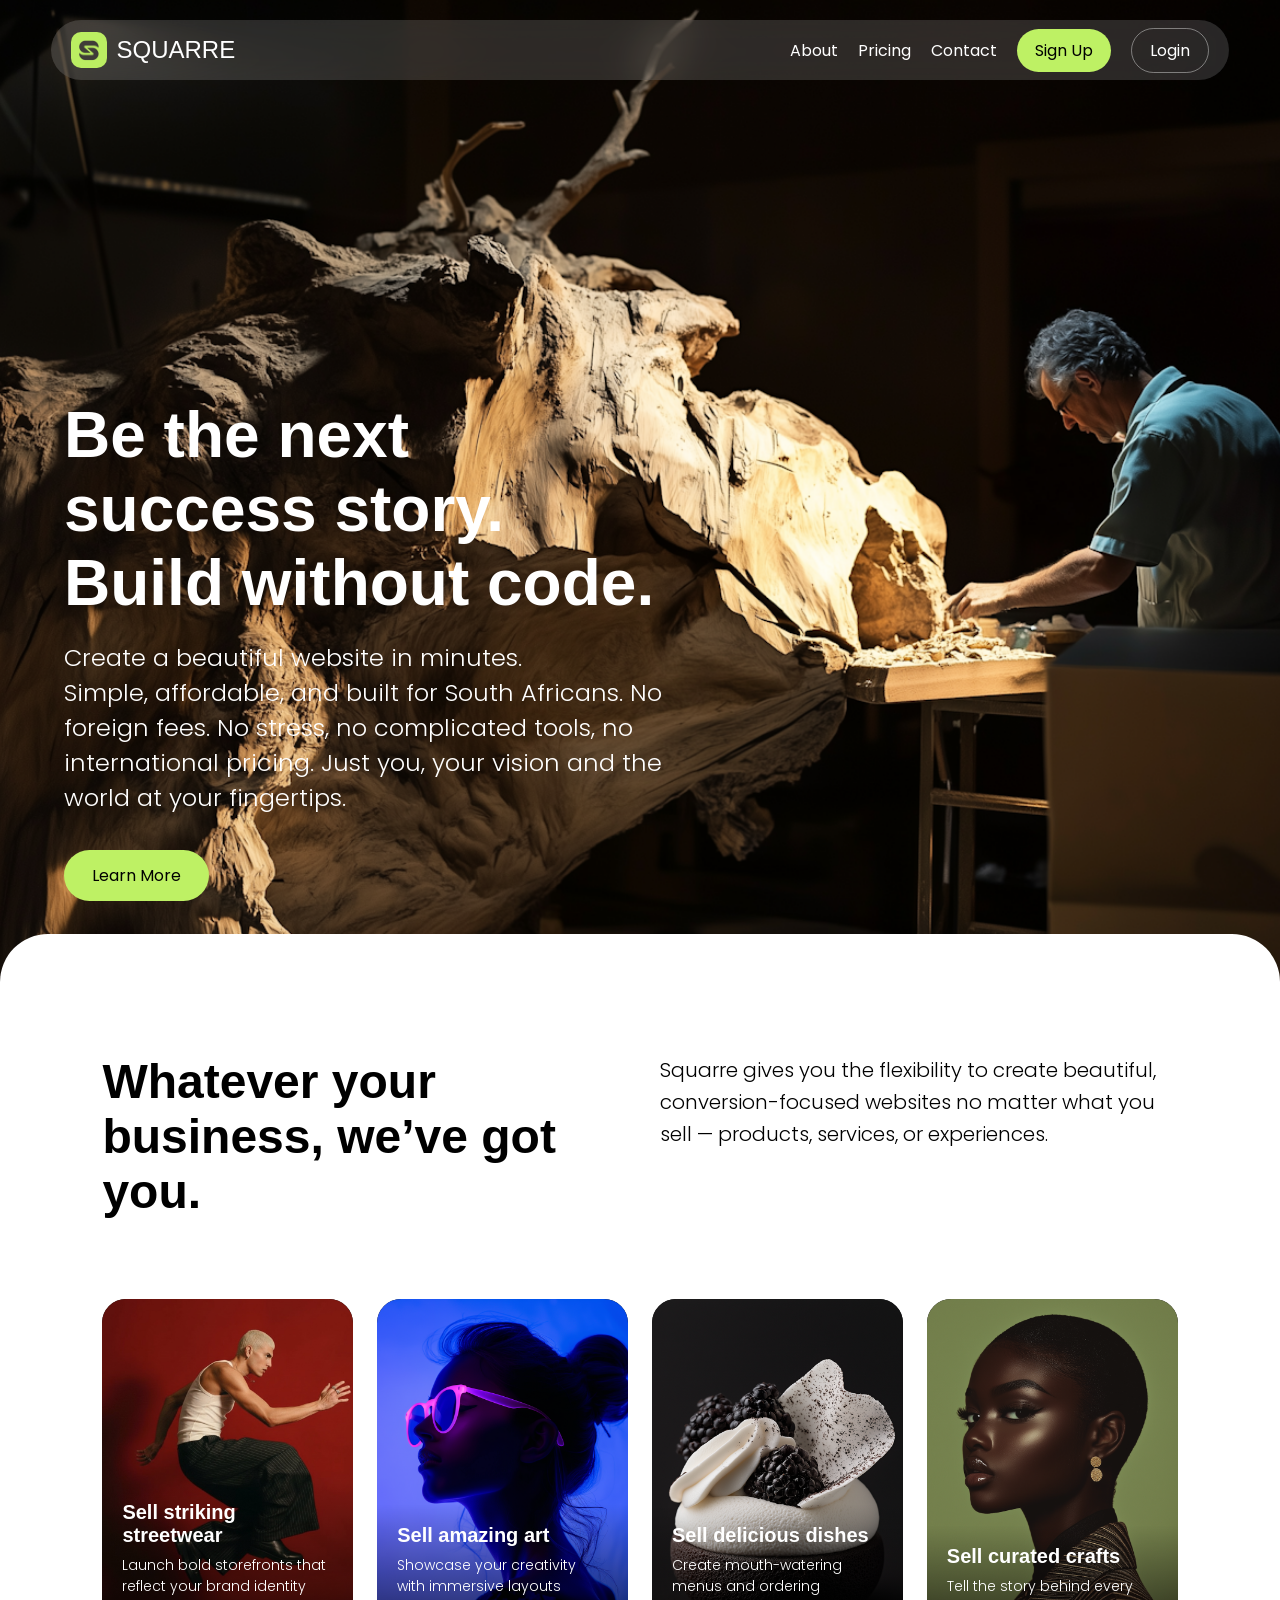
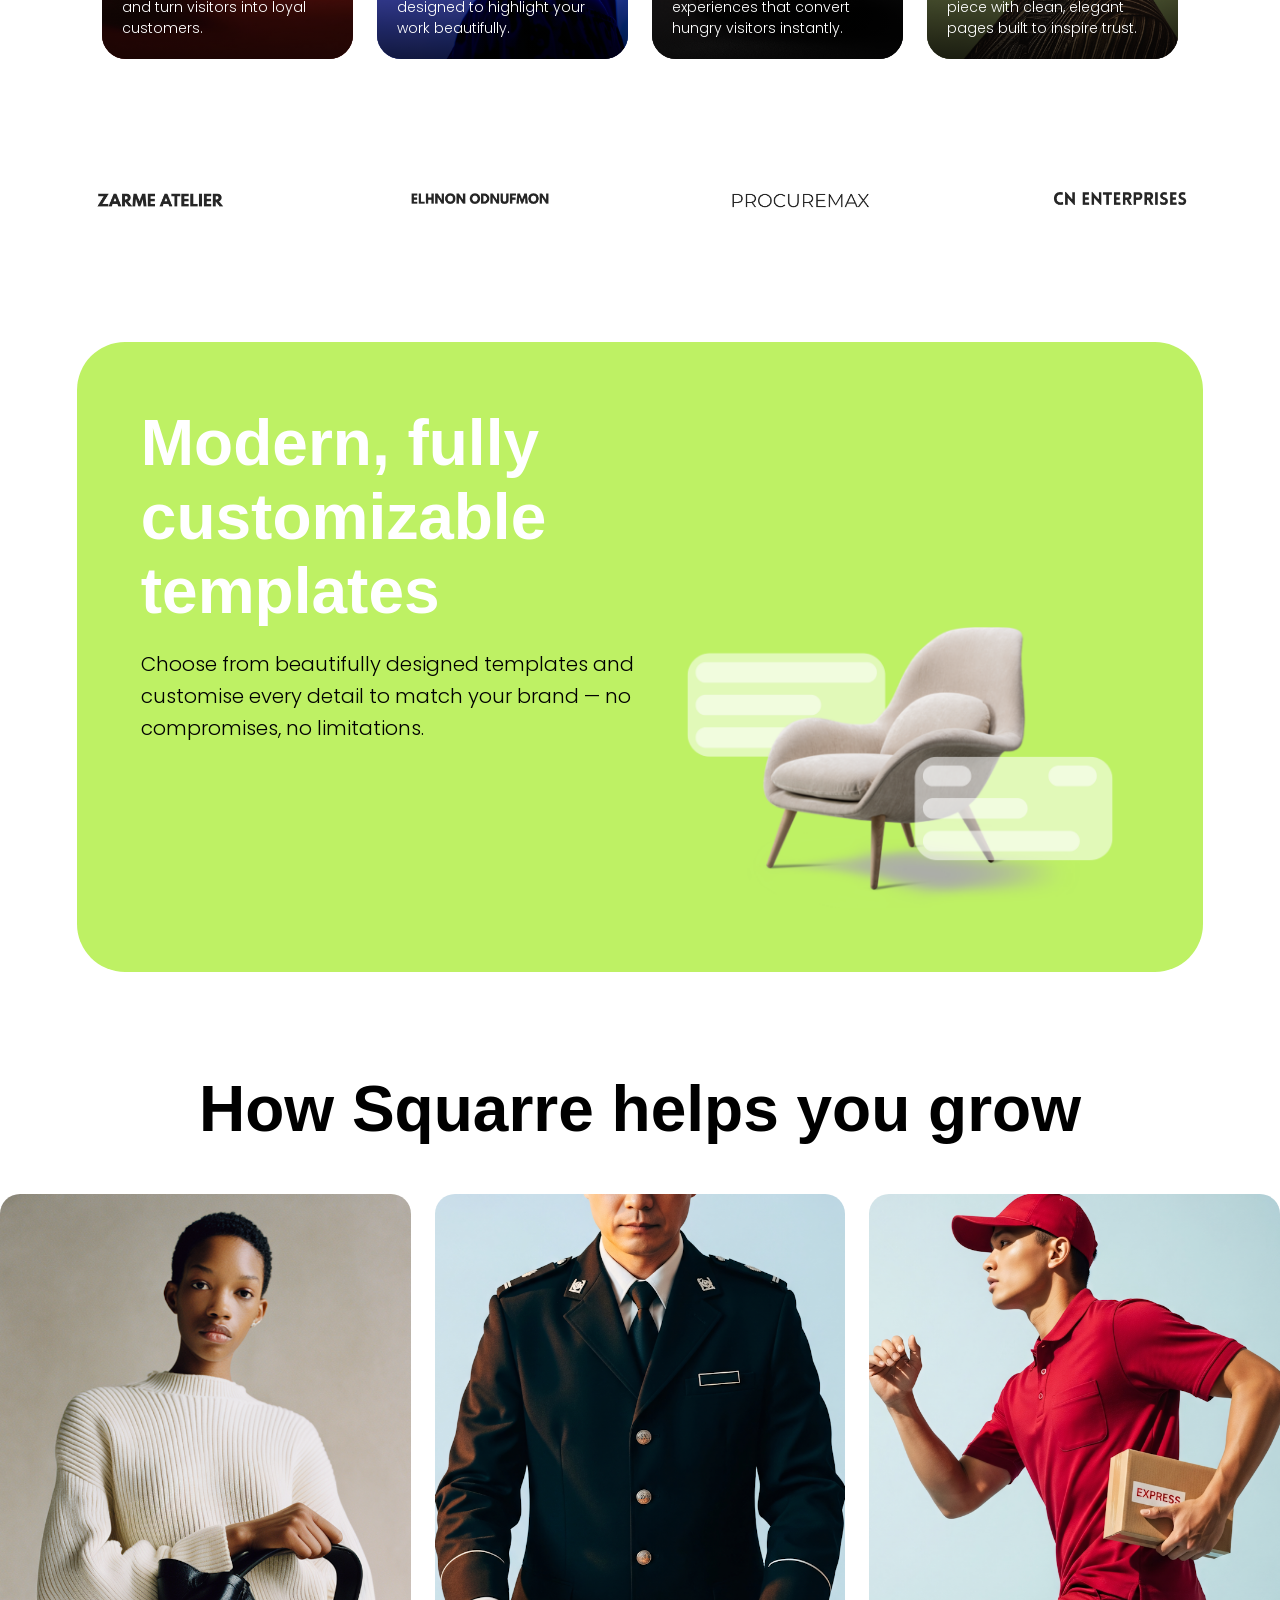
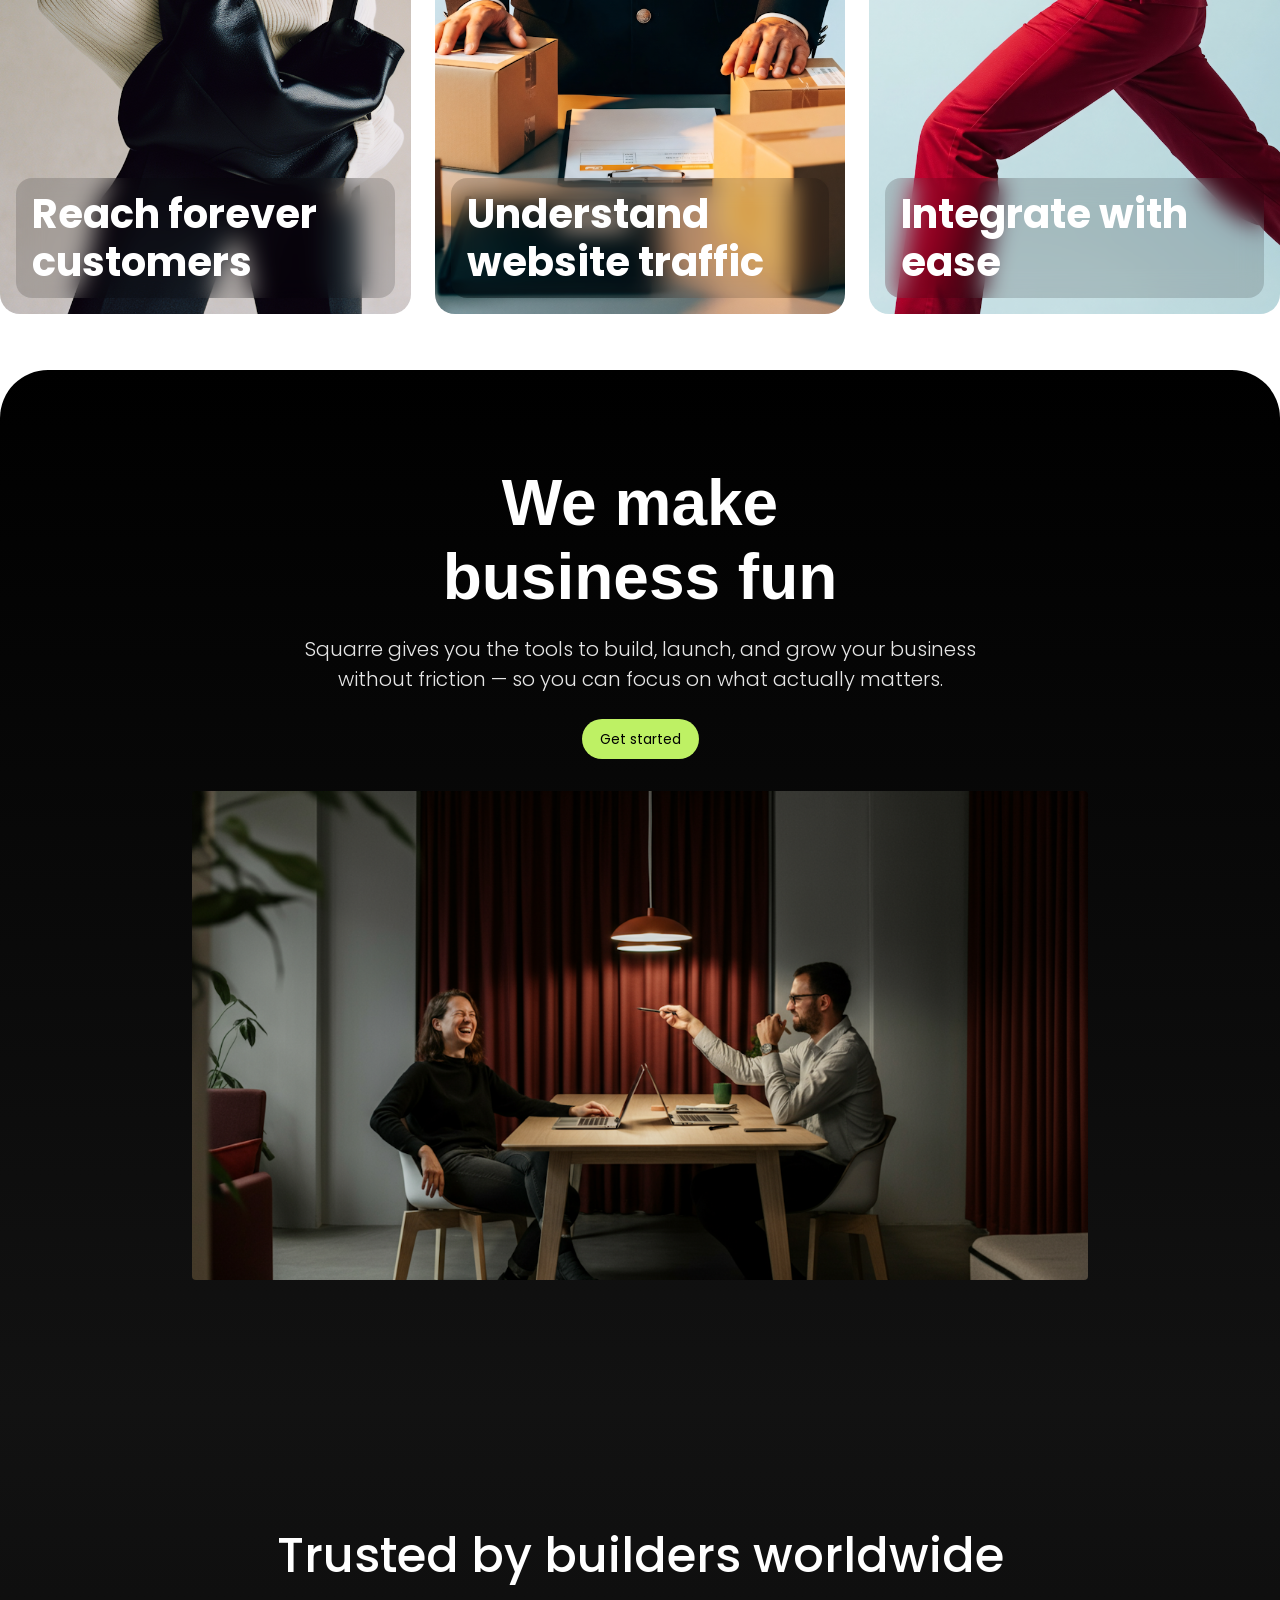
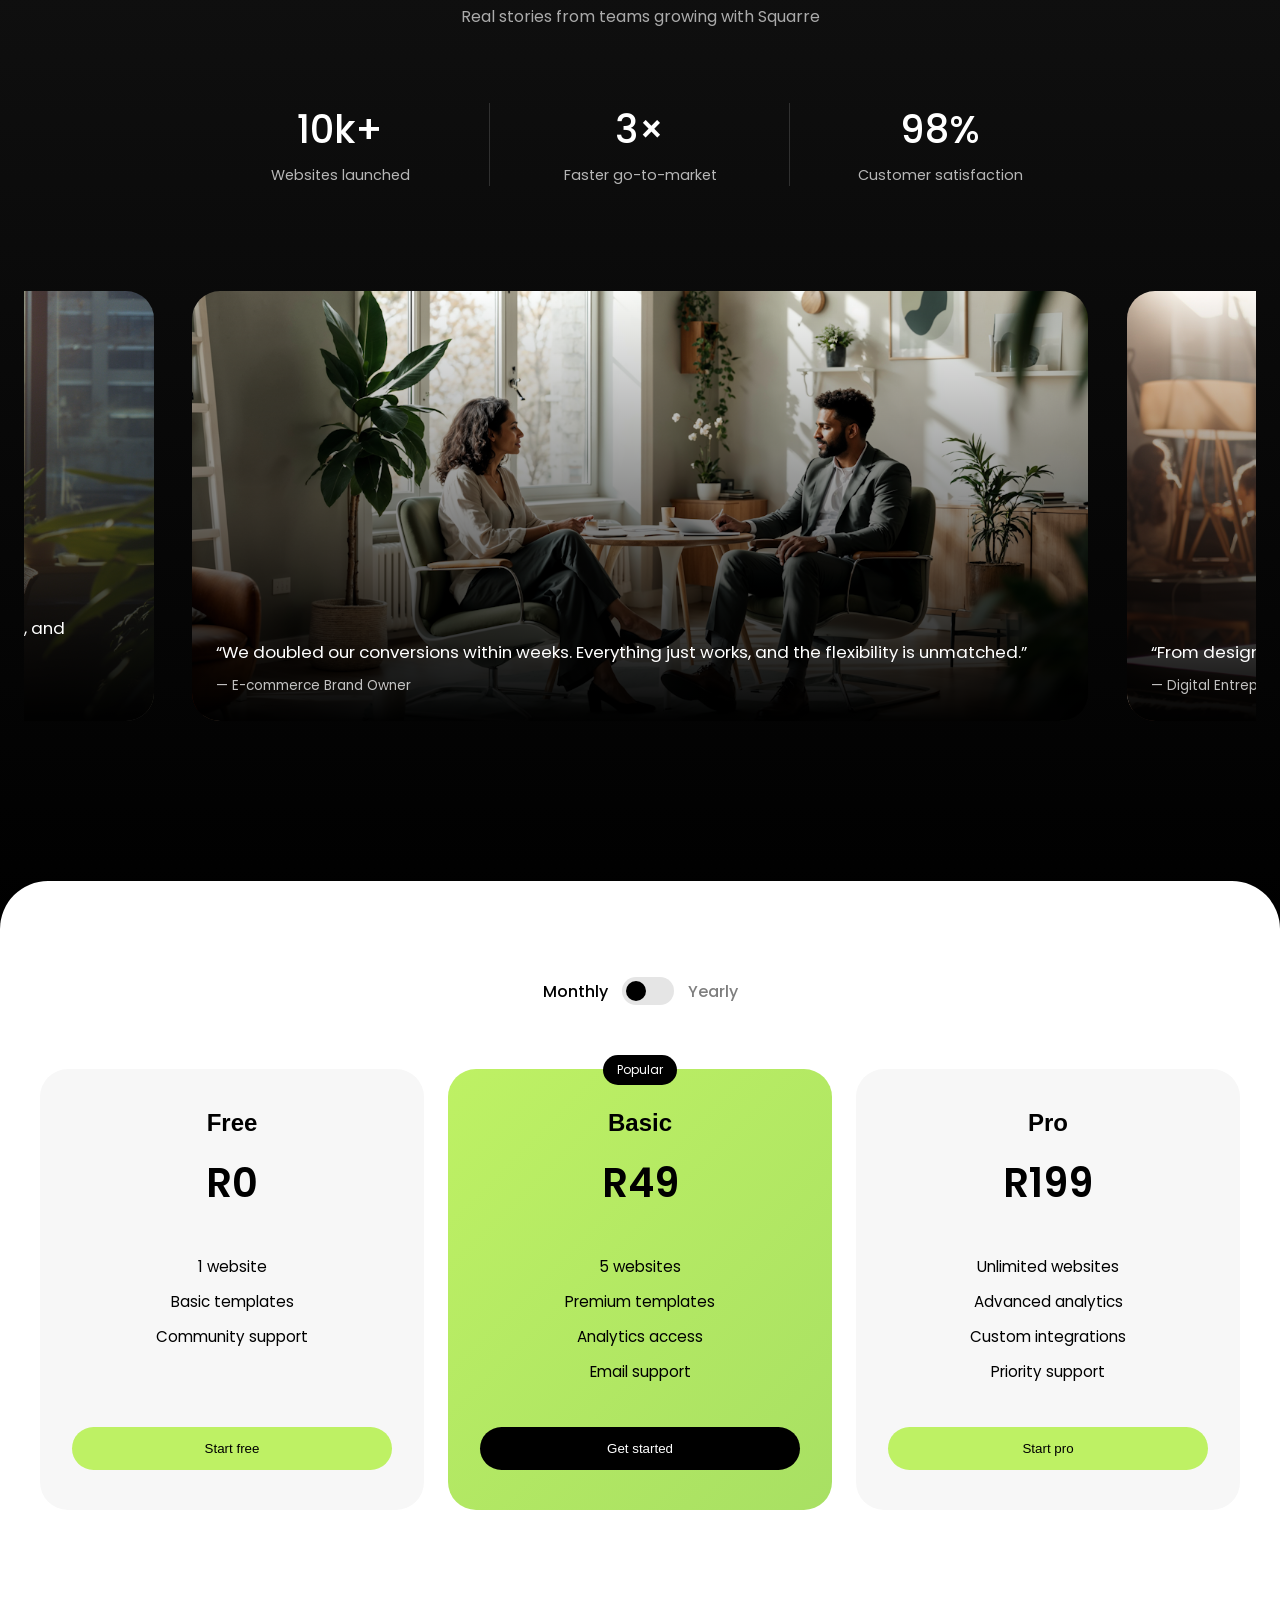
<file: index.html>
<!DOCTYPE html>
<html lang="en">
<head>
  <meta charset="UTF-8" />
  <meta name="viewport" content="width=device-width, initial-scale=1.0" />

  <!-- Google Fonts -->
  <link rel="stylesheet" href="https://fonts.cdnfonts.com/css/mona-sans">
  <link href="https://fonts.googleapis.com/css2?family=Bebas+Neue&family=Poppins:wght@300;500&display=swap" rel="stylesheet">

  <title>Squarre</title>

  <link rel="stylesheet" href="styles.css" />
</head>
<body>

  <!-- NAVBAR -->
  <nav class="navbar">
    <div class="navbar-inner">
      
      <div class="logo">
        <img src="assets/logo.png" alt="Squarre Logo" />
        <span>SQUARRE</span>
      </div>

      <ul class="nav-links">
        <li><a href="about.html">About</a></li>
        <li><a href="pricing.html">Pricing</a></li>
        <li><a href="contact.html">Contact</a></li>
        <li><a href="signup.html" class="btn primary">Sign Up</a></li>
        <li><a href="login.html" class="btn secondary">Login</a></li>
      </ul>

      <button class="burger" aria-label="Menu">
        <span></span>
        <span></span>
        <span></span>
      </button>

    </div>
  </nav>

  <!-- HERO -->
  <section class="hero">

    <!-- Desktop / Tablet Background -->
    <img
      src="assets/hero-desktop2.png"
      alt=""
      class="hero-bg desktop-bg"
    />

    <!-- Mobile Background -->
    <img
      src="assets/hero-mobile.png"
      alt=""
      class="hero-bg mobile-bg"
    />

    <div class="hero-content">
      <h1>Be the next<br>success story.<br>Build without code.</h1>
      <p>
        Create a beautiful website in minutes.<br>Simple, affordable, and built for South Africans. No foreign fees. No stress, no complicated tools, no international pricing. Just you, your vision and the world at your fingertips.
      </p>
      <a href="#" class="btn primary large">Learn More</a>
    </div>

  </section>
  
  <section class="intro">

  <!-- TOP CONTENT -->
  <div class="intro-header reveal">
    <h2>Whatever your business, we’ve got you.</h2>

    <p>
      Squarre gives you the flexibility to create beautiful, conversion-focused
      websites no matter what you sell — products, services, or experiences.
    </p>
  </div>

  <!-- CARDS -->
  <div class="intro-cards">

    <div class="intro-card reveal" style="--delay: 0.1s;">
      <img src="assets/intro-streetwear.png" alt="">
      <div class="card-content">
        <h3>Sell striking streetwear</h3>
        <p>
          Launch bold storefronts that reflect your brand identity and turn
          visitors into loyal customers.
        </p>
      </div>
    </div>

    <div class="intro-card reveal" style="--delay: 0.3s;">
      <img src="assets/intro-art.png" alt="">
      <div class="card-content">
        <h3>Sell amazing art</h3>
        <p>
          Showcase your creativity with immersive layouts designed to highlight
          your work beautifully.
        </p>
      </div>
    </div>

    <div class="intro-card reveal" style="--delay: 0.5s;">
      <img src="assets/intro-food.png" alt="">
      <div class="card-content">
        <h3>Sell delicious dishes</h3>
        <p>
          Create mouth-watering menus and ordering experiences that convert
          hungry visitors instantly.
        </p>
      </div>
    </div>

    <div class="intro-card reveal" style="--delay: 0.7s;">
      <img src="assets/intro-crafts.png" alt="">
      <div class="card-content">
        <h3>Sell curated crafts</h3>
        <p>
          Tell the story behind every piece with clean, elegant pages built to
          inspire trust.
        </p>
      </div>
    </div>

  </div>
</section>

<section class="brand-belt">

  <div class="brand-logos">

    <div class="brand-logo reveal" style="--delay: 0.1s;">
      <img src="assets/brand-1.png" alt="Brand One">
    </div>

    <div class="brand-logo reveal" style="--delay: 0.3s;">
      <img src="assets/brand-2.png" alt="Brand Two">
    </div>

    <div class="brand-logo reveal" style="--delay: 0.5s;">
      <img src="assets/brand-3.png" alt="Brand Three">
    </div>

    <div class="brand-logo reveal" style="--delay: 0.7s;">
      <img src="assets/brand-4.png" alt="Brand Four">
    </div>

  </div>

</section>

<section class="showcase">

  <div class="showcase-card">

    <!-- TEXT CONTENT -->
    <div class="showcase-text">
      <h2>Modern, fully customizable templates</h2>
      <p>
        Choose from beautifully designed templates and customise every detail
        to match your brand — no compromises, no limitations.
      </p>
    </div>

    <!-- SOFTWARE SCREENSHOT -->
    <div class="showcase-image">
      <img src="assets/Software.png" alt="Squarre Builder Interface">
    </div>

  </div>

</section>

<section class="features dark-section">
  <h2 class="features-title">How Squarre helps you grow</h2>

  <div class="features-row">
    <div class="feature-card" data-card>
      <div
        class="feature-bg"
        style="background-image: url('assets/customers.png');"
      ></div>

      <div class="feature-overlay">
        <div class="feature-content">
          <h3>Reach forever customers</h3>
          <p>
            Build long-term relationships with customers using beautifully
            optimized experiences that convert and retain.
          </p>
        </div>
      </div>
    </div>

    <div class="feature-card" data-card>
      <div
        class="feature-bg"
        style="background-image: url('assets/analytics.png');"
      ></div>

      <div class="feature-overlay">
        <div class="feature-content">
          <h3>Understand website traffic</h3>
          <p>
            Gain actionable insights into user behavior and performance without
            needing third-party tools.
          </p>
        </div>
      </div>
    </div>

    <div class="feature-card" data-card>
      <div
        class="feature-bg"
        style="background-image: url('assets/integrate.png');"
      ></div>

      <div class="feature-overlay">
        <div class="feature-content">
          <h3>Integrate with ease</h3>
          <p>
            Connect couriers, payments, analytics, and marketing platforms seamlessly in
            just a few clicks.
          </p>
        </div>
      </div>
    </div>
  </div>
</section>

<section class="teaser dark-section">
  <div class="teaser-inner reveal">
    <h2>We make<br>business fun</h2>
    <p>
      Squarre gives you the tools to build, launch, and grow your business
      without friction — so you can focus on what actually matters.
    </p>

    <a href="#" class="btn primary">Get started</a>

    <div class="teaser-image-wrap">
      <div class="teaser-glow"></div>
      <img
        src="assets/teaser.png"
        alt="Squarre software preview"
      />
    </div>
  </div>
</section>

<section class="testimonials dark-section">

  <!-- SECTION TITLE -->
  <header class="testimonials-header reveal">
    <h2>Trusted by builders worldwide</h2>
    <p>Real stories from teams growing with Squarre</p>
  </header>

  <!-- STATS -->
  <div class="testimonial-stats reveal">
    <div class="stat">
      <strong>10k+</strong>
      <span>Websites launched</span>
    </div>
    <div class="stat">
      <strong>3×</strong>
      <span>Faster go-to-market</span>
    </div>
    <div class="stat">
      <strong>98%</strong>
      <span>Customer satisfaction</span>
    </div>
  </div>

  <!-- CAROUSEL -->
  <div class="testimonial-carousel">
    <div class="testimonial-track">

      <!-- CARD 1 -->
      <div class="testimonial-card">
        <img src="assets/testi1.png" alt="Customer story">
        <div class="testimonial-fade"></div>
        <div class="testimonial-content">
          <p>
            “Squarre helped us launch faster than we ever imagined. The tools
            are intuitive, powerful, and honestly fun to use.”
          </p>
          <span>— Creative Studio Founder</span>
        </div>
      </div>

      <!-- CARD 2 -->
      <div class="testimonial-card">
        <img src="assets/testi2.png" alt="Customer story">
        <div class="testimonial-fade"></div>
        <div class="testimonial-content">
          <p>
            “We doubled our conversions within weeks. Everything just works,
            and the flexibility is unmatched.”
          </p>
          <span>— E-commerce Brand Owner</span>
        </div>
      </div>

      <!-- CARD 3 -->
      <div class="testimonial-card">
        <img src="assets/testi3.png" alt="Customer story">
        <div class="testimonial-fade"></div>
        <div class="testimonial-content">
          <p>
            “From design to analytics, Squarre gives us clarity and confidence
            to grow.”
          </p>
          <span>— Digital Entrepreneur</span>
        </div>
      </div>

    </div>
  </div>

</section>

<section class="pricing-section">
  <div class="pricing-inner reveal">

    <!-- TOGGLE -->
    <div class="pricing-toggle">
      <span class="toggle-label active" data-mode="monthly">Monthly</span>
      <div class="toggle-switch">
        <span class="toggle-thumb"></span>
      </div>
      <span class="toggle-label" data-mode="yearly">Yearly</span>
    </div>

    <!-- PRICING CARDS -->
    <div class="pricing-cards">

      <!-- FREE -->
      <div class="pricing-card">
        <h3>Free</h3>
        <div class="price" data-monthly="0" data-yearly="0">R0</div>
        <p class="save-text"></p>

        <ul class="features">
          <li>1 website</li>
          <li>Basic templates</li>
          <li>Community support</li>
        </ul>

        <button class="pricing-btn">Start free</button>
      </div>

      <!-- BASIC (POPULAR) -->
      <div class="pricing-card popular">
        <span class="popular-badge">Popular</span>

        <h3>Basic</h3>
        <div class="price" data-monthly="49" data-yearly="500">R49</div>
        <p class="save-text"></p>

        <ul class="features">
          <li>5 websites</li>
          <li>Premium templates</li>
          <li>Analytics access</li>
          <li>Email support</li>
        </ul>

        <button class="pricing-btn primary">Get started</button>
      </div>

      <!-- PRO -->
      <div class="pricing-card">
        <h3>Pro</h3>
        <div class="price" data-monthly="199" data-yearly="2000">R199</div>
        <p class="save-text"></p>

        <ul class="features">
          <li>Unlimited websites</li>
          <li>Advanced analytics</li>
          <li>Custom integrations</li>
          <li>Priority support</li>
        </ul>

        <button class="pricing-btn">Start pro</button>
      </div>

    </div>
  </div>
</section>

<!-- COOKIE POPUP -->
<div class="cookie-popup" id="cookiePopup">
  <div class="cookie-card">
    <p>
      By browsing this site, you agree to the use of cookies to improve your
      experience.
    </p>
    <button class="btn primary" id="cookieAccept">OK</button>
  </div>
</div>
  <script src="script.js"></script>
</body>
</html>
</file>
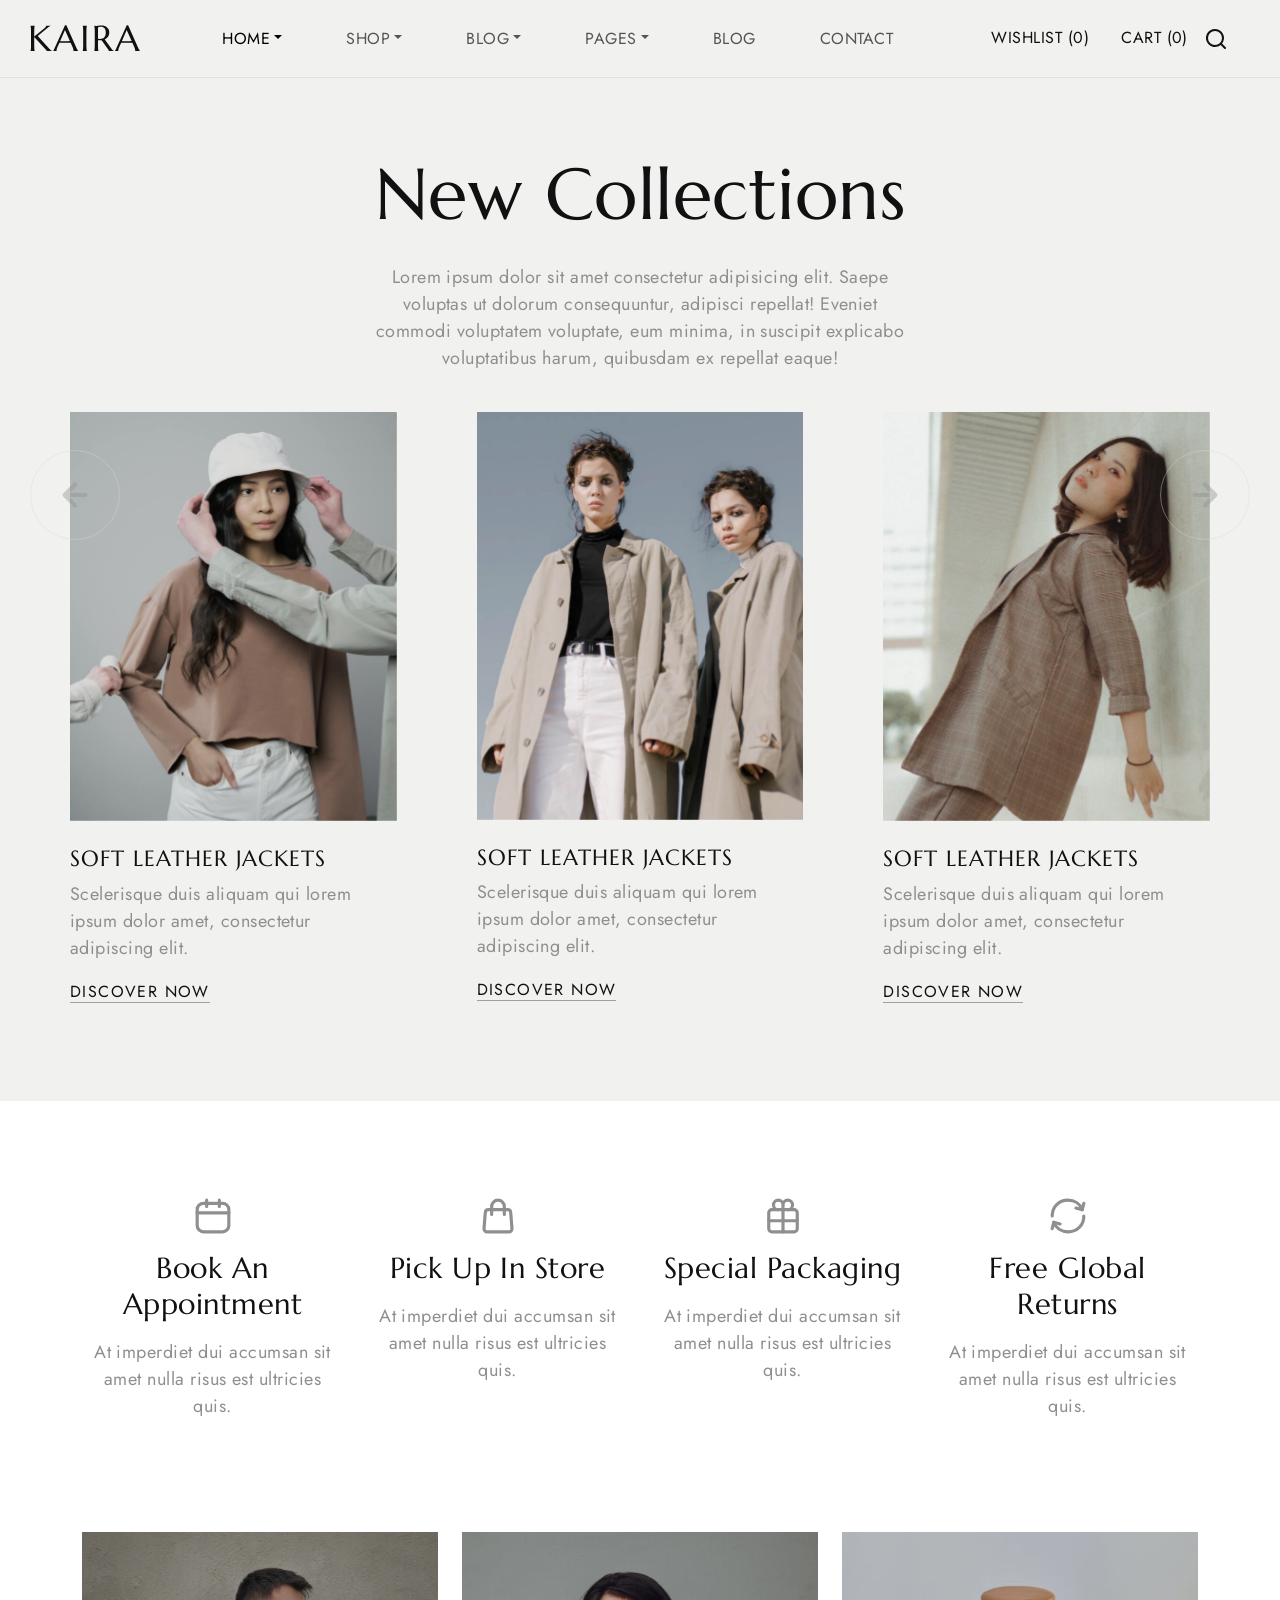
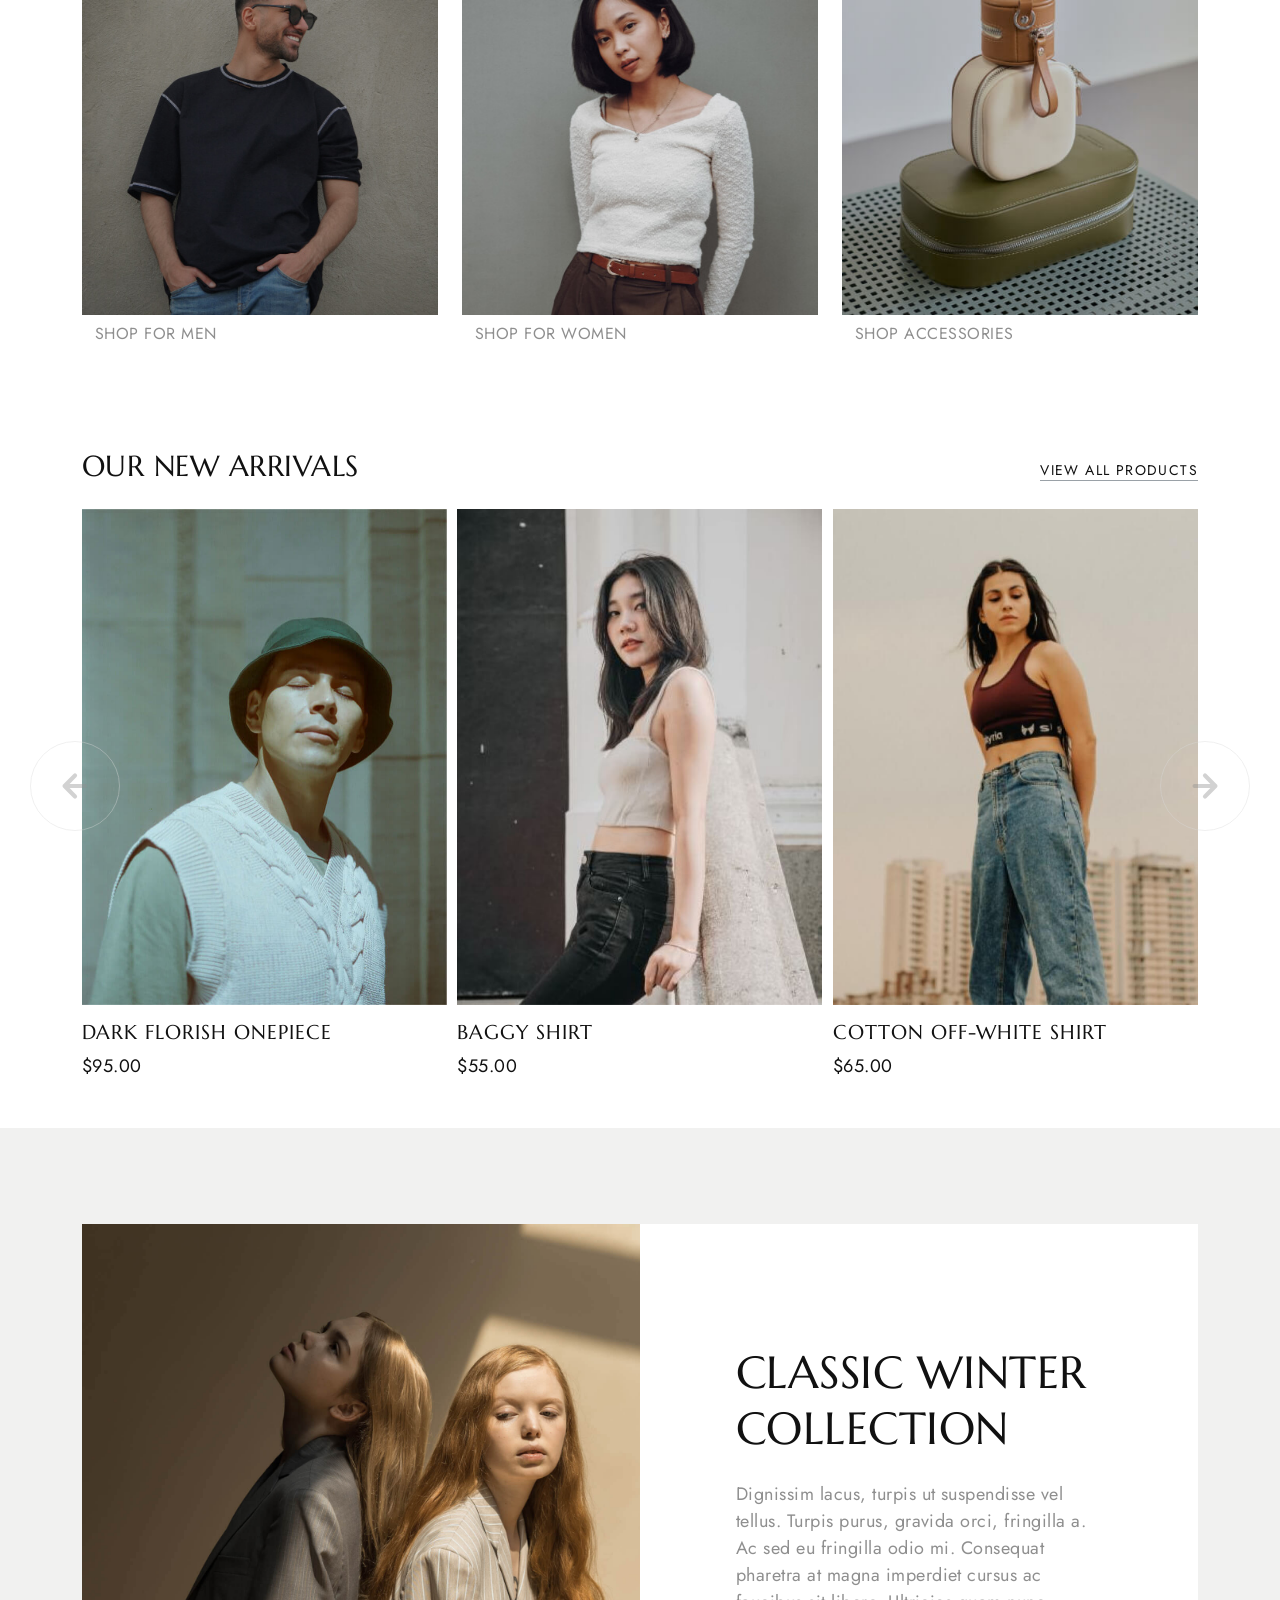
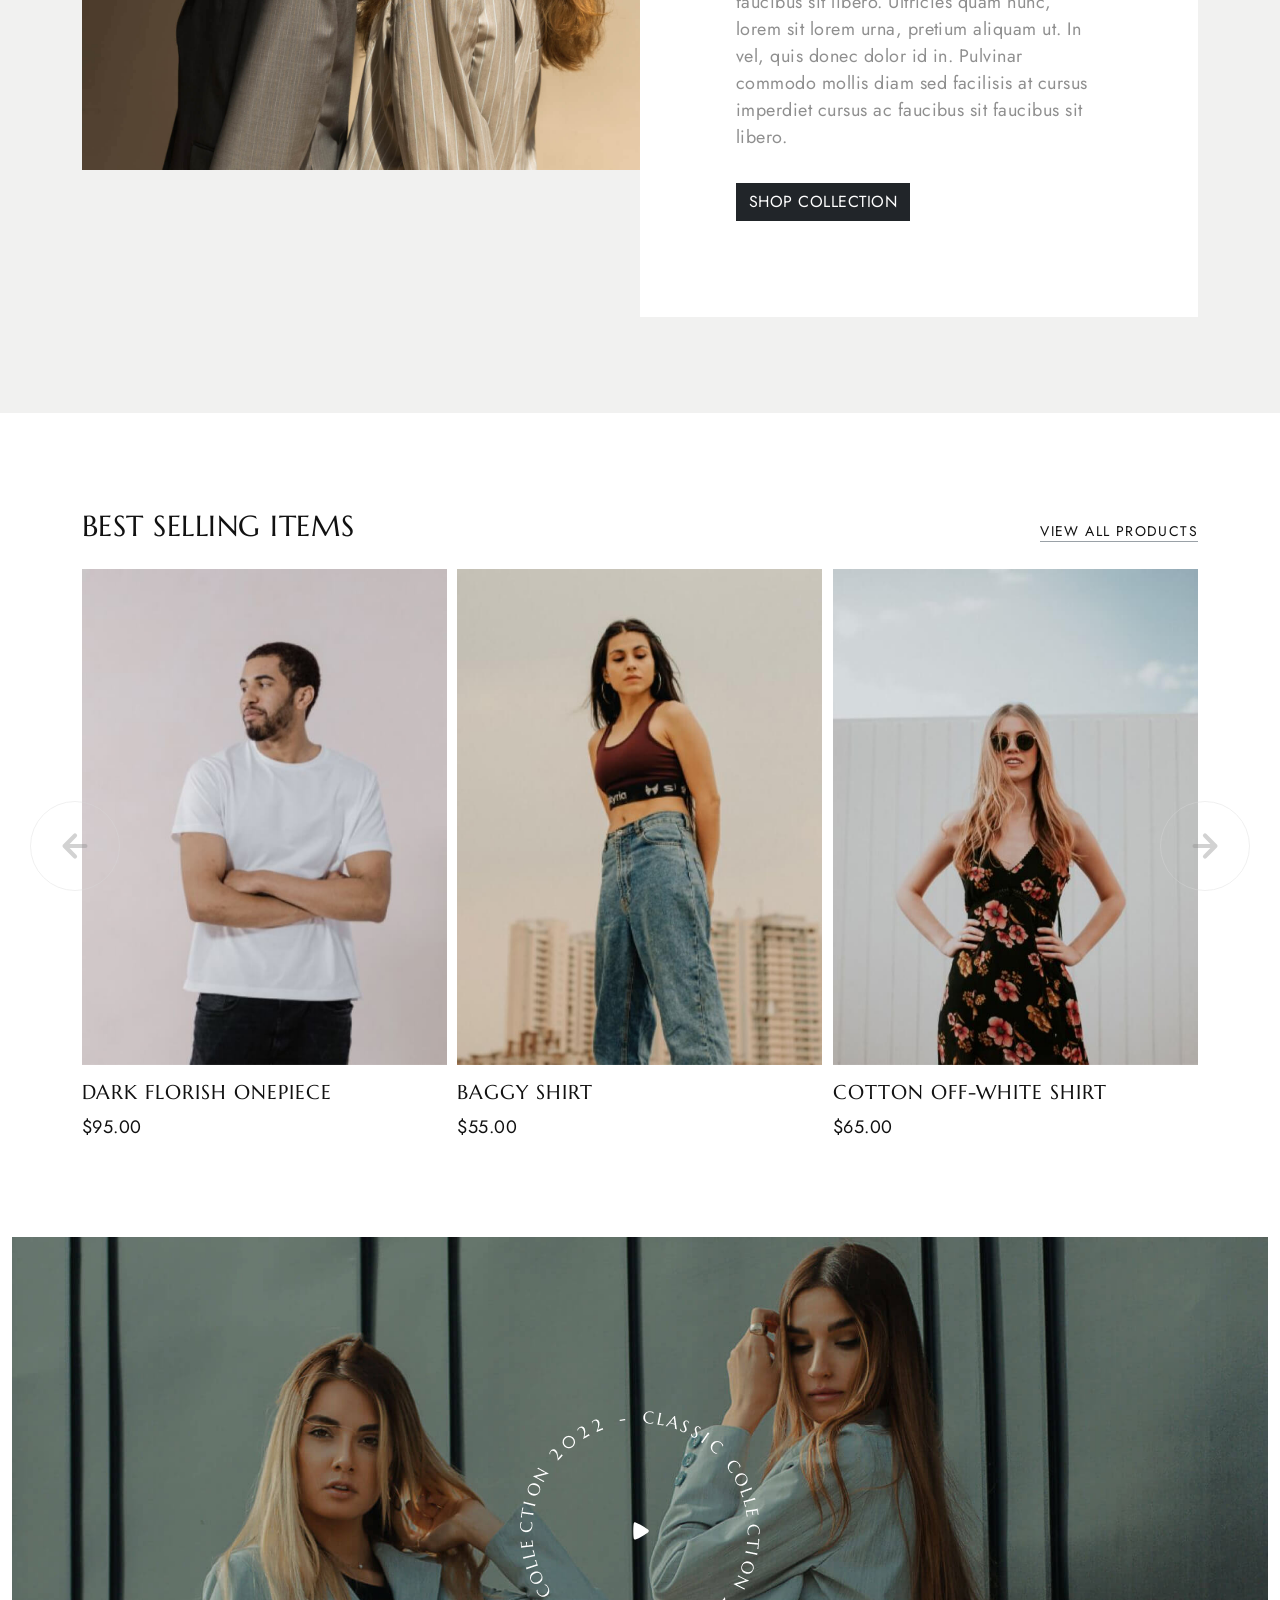
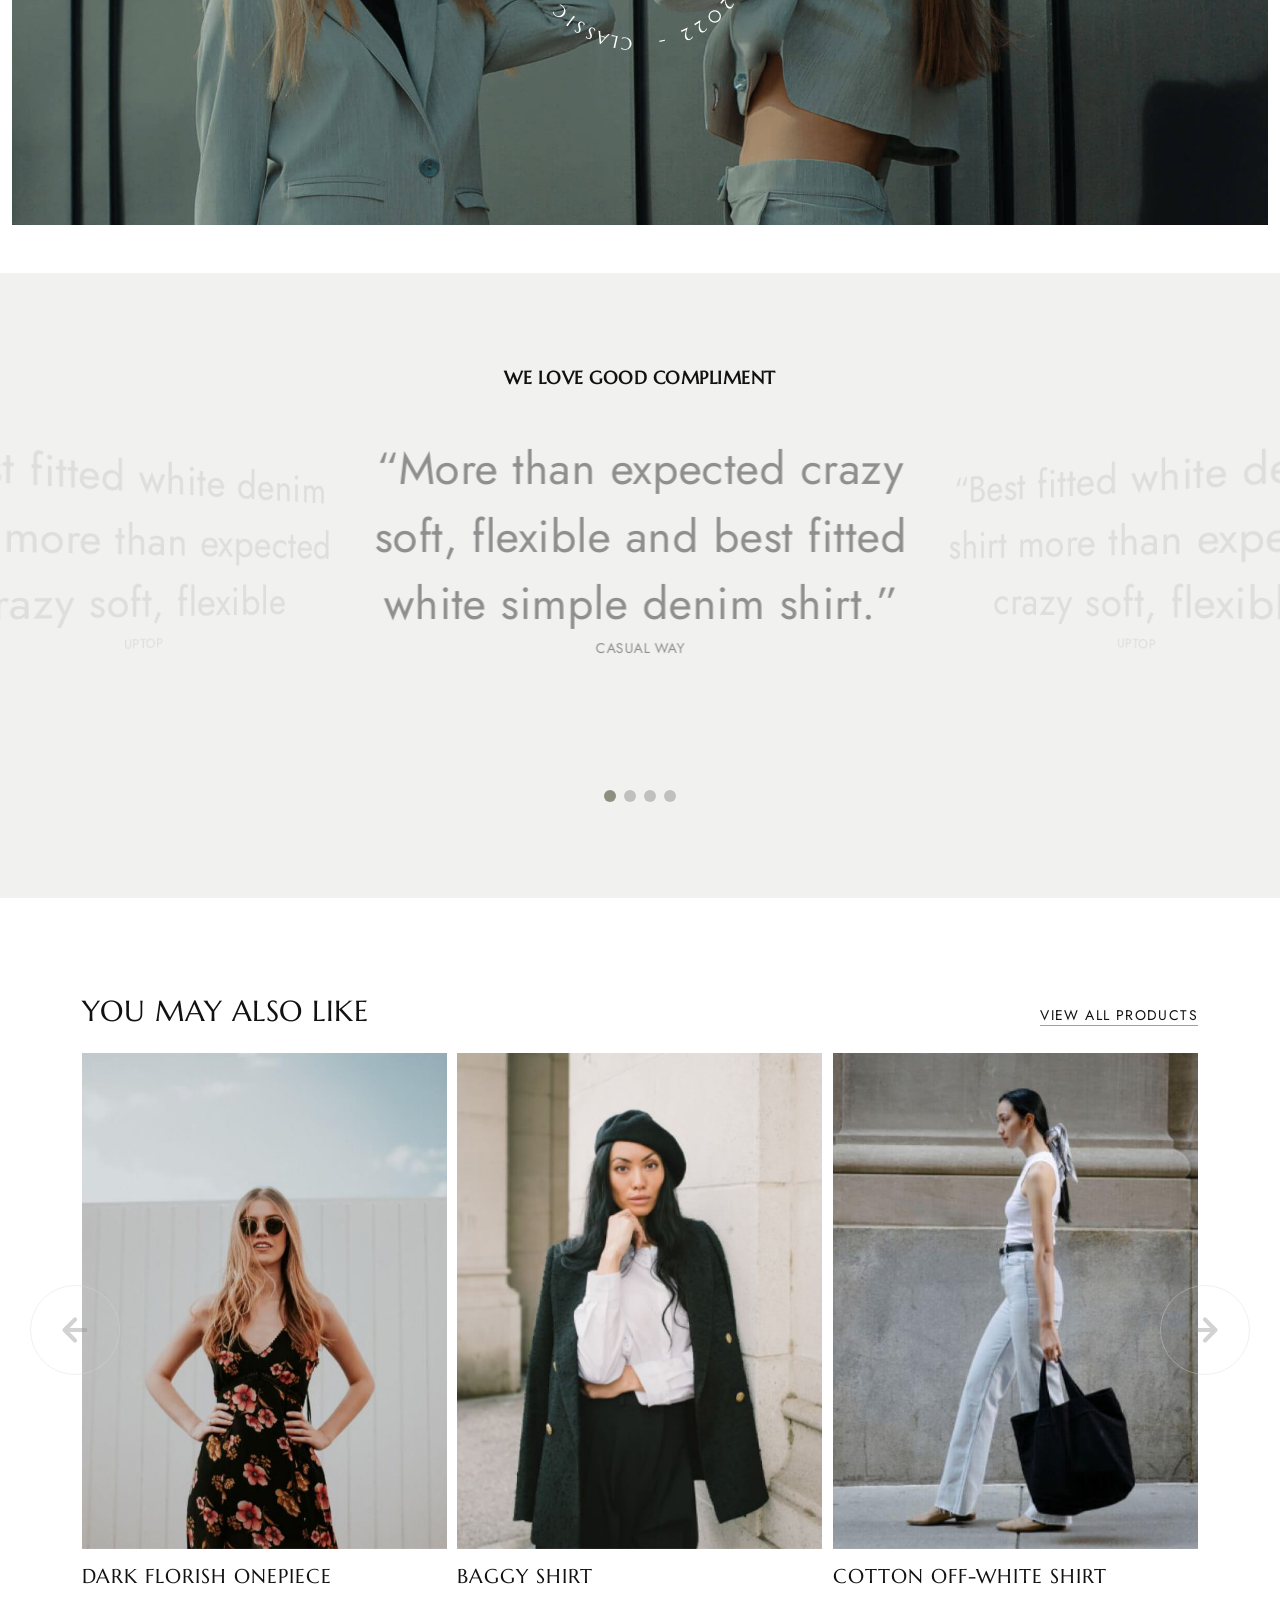
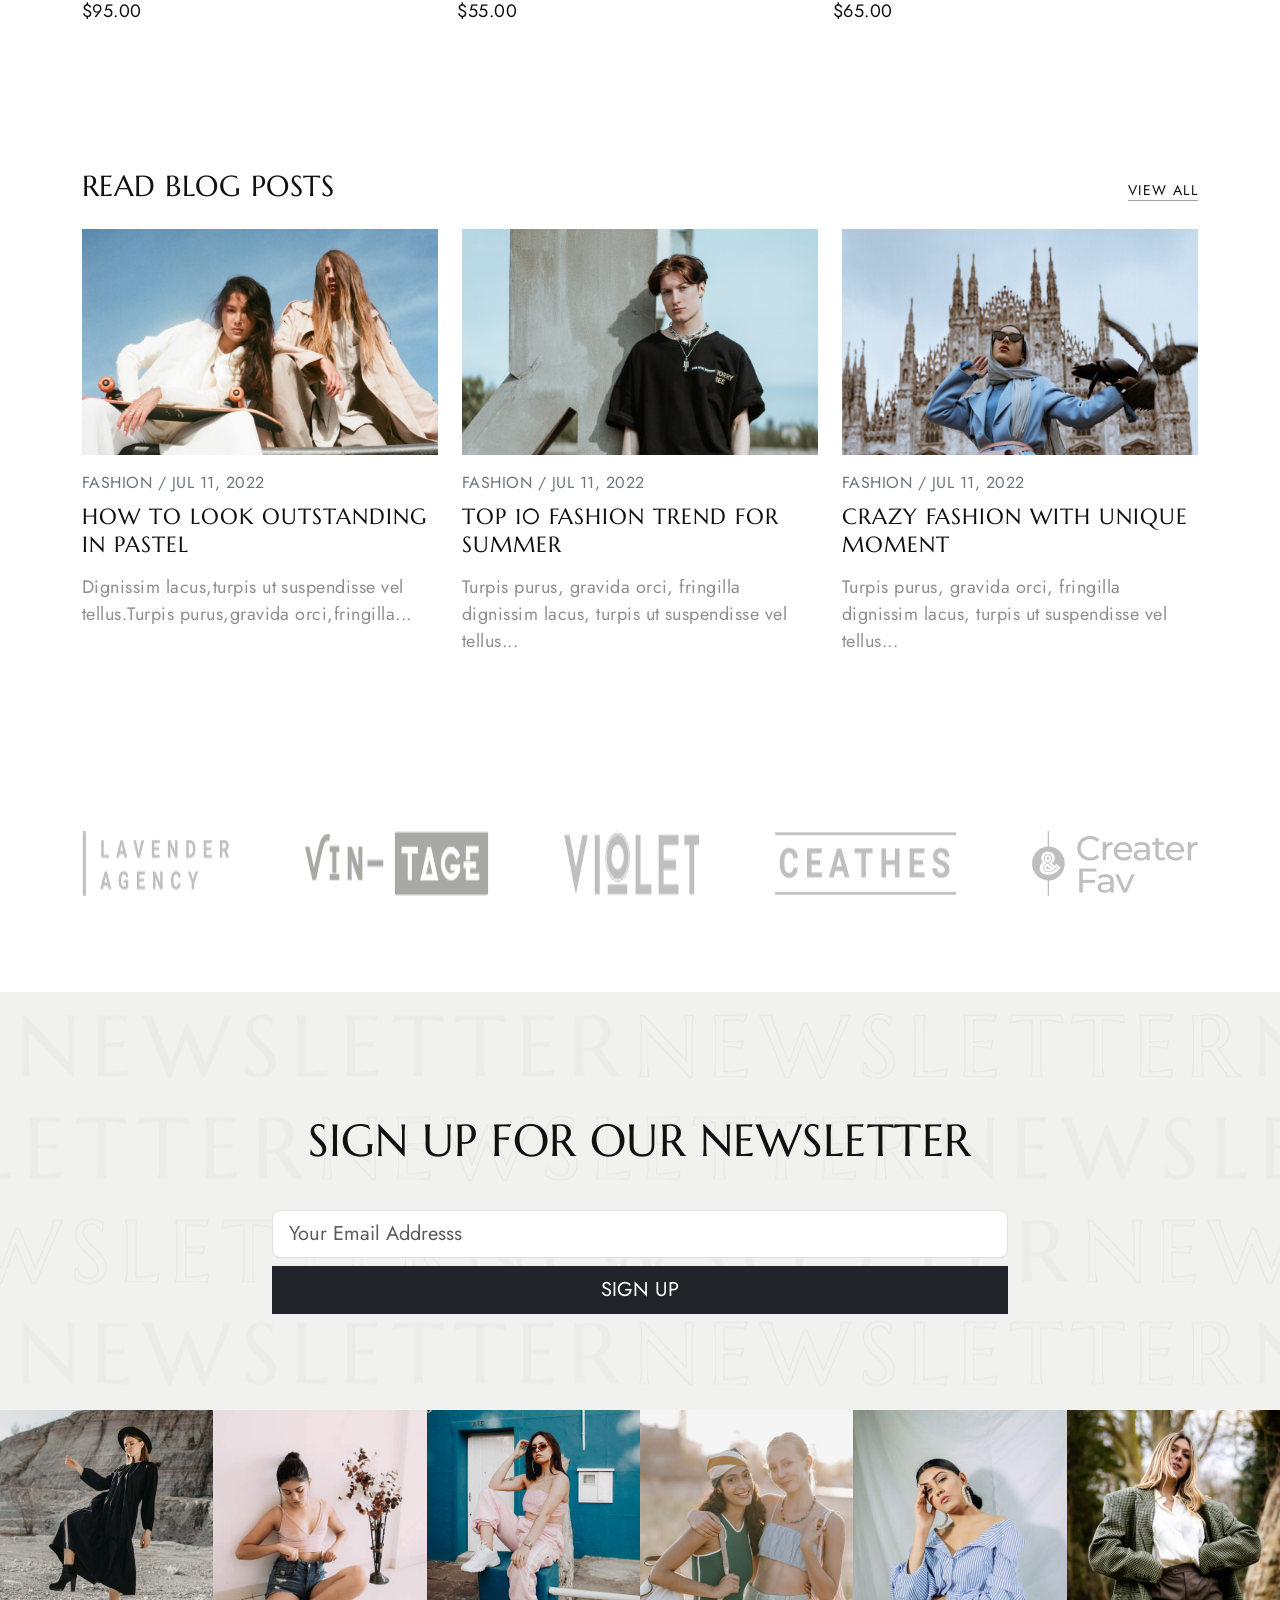
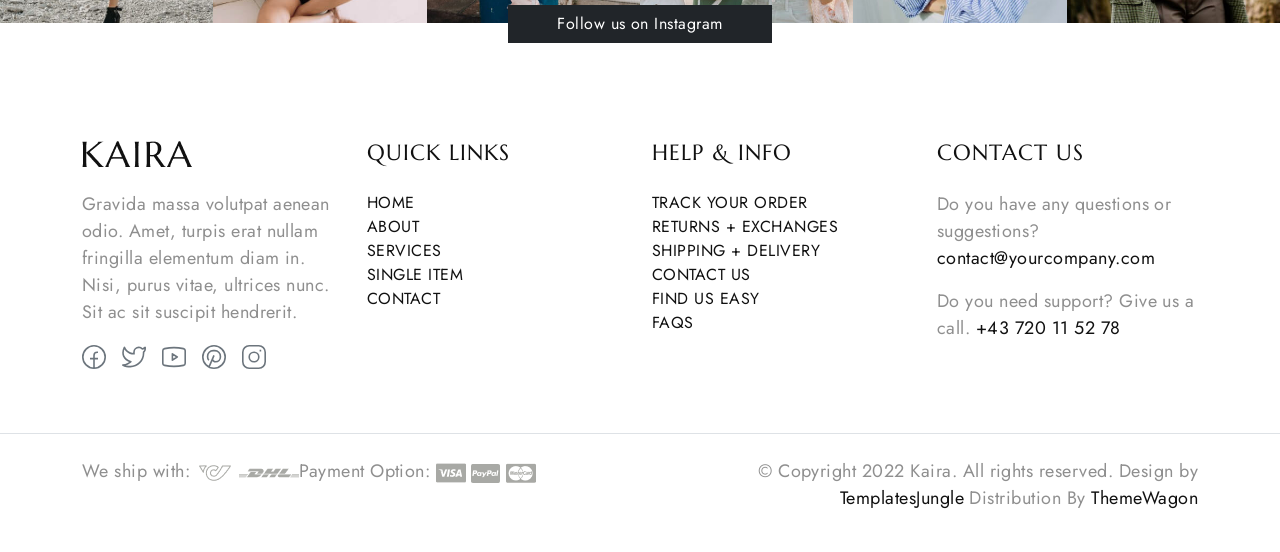
<file: public/templates/kaira-1.0.0 (1)/index.html>
<!DOCTYPE html>
<html lang="en">

<head>
  <title>Kaira - Bootstrap 5 Fashion Store HTML CSS Template</title>
  <meta charset="utf-8">
  <meta http-equiv="X-UA-Compatible" content="IE=edge">
  <meta name="viewport" content="width=device-width, initial-scale=1.0">
  <meta name="format-detection" content="telephone=no">
  <meta name="apple-mobile-web-app-capable" content="yes">
  <meta name="author" content="TemplatesJungle">
  <meta name="keywords" content="ecommerce,fashion,store">
  <meta name="description" content="Bootstrap 5 Fashion Store HTML CSS Template">
  <link href="https://cdn.jsdelivr.net/npm/bootstrap@5.3.0-alpha3/dist/css/bootstrap.min.css" rel="stylesheet"
    integrity="sha384-KK94CHFLLe+nY2dmCWGMq91rCGa5gtU4mk92HdvYe+M/SXH301p5ILy+dN9+nJOZ" crossorigin="anonymous">
  <link rel="stylesheet" type="text/css" href="css/vendor.css">
  <link rel="stylesheet" href="https://cdn.jsdelivr.net/npm/swiper@9/swiper-bundle.min.css" />
  <link rel="stylesheet" type="text/css" href="style.css">

  <link rel="preconnect" href="https://fonts.googleapis.com">
  <link rel="preconnect" href="https://fonts.gstatic.com" crossorigin>
  <link
    href="https://fonts.googleapis.com/css2?family=Jost:ital,wght@0,300;0,400;0,500;0,700;1,300;1,400;1,500;1,700&family=Marcellus&display=swap"
    rel="stylesheet">
</head>

<body class="homepage">
  <svg xmlns="http://www.w3.org/2000/svg" style="display: none;">
    <defs>
      <symbol xmlns="http://www.w3.org/2000/svg" id="instagram" viewBox="0 0 15 15">
        <path fill="none" stroke="currentColor"
          d="M11 3.5h1M4.5.5h6a4 4 0 0 1 4 4v6a4 4 0 0 1-4 4h-6a4 4 0 0 1-4-4v-6a4 4 0 0 1 4-4Zm3 10a3 3 0 1 1 0-6a3 3 0 0 1 0 6Z" />
      </symbol>
      <symbol xmlns="http://www.w3.org/2000/svg" id="facebook" viewBox="0 0 15 15">
        <path fill="none" stroke="currentColor"
          d="M7.5 14.5a7 7 0 1 1 0-14a7 7 0 0 1 0 14Zm0 0v-8a2 2 0 0 1 2-2h.5m-5 4h5" />
      </symbol>
      <symbol xmlns="http://www.w3.org/2000/svg" id="twitter" viewBox="0 0 15 15">
        <path fill="currentColor"
          d="m14.478 1.5l.5-.033a.5.5 0 0 0-.871-.301l.371.334Zm-.498 2.959a.5.5 0 1 0-1 0h1Zm-6.49.082h-.5h.5Zm0 .959h.5h-.5Zm-6.99 7V12a.5.5 0 0 0-.278.916L.5 12.5Zm.998-11l.469-.175a.5.5 0 0 0-.916-.048l.447.223Zm3.994 9l.354.353a.5.5 0 0 0-.195-.827l-.159.474Zm7.224-8.027l-.37.336l.18.199l.265-.04l-.075-.495Zm1.264-.94c.051.778.003 1.25-.123 1.606c-.122.345-.336.629-.723 1l.692.722c.438-.42.776-.832.974-1.388c.193-.546.232-1.178.177-2.006l-.998.066Zm0 3.654V4.46h-1v.728h1Zm-6.99-.646V5.5h1v-.959h-1Zm0 .959V6h1v-.5h-1ZM10.525 1a3.539 3.539 0 0 0-3.537 3.541h1A2.539 2.539 0 0 1 10.526 2V1Zm2.454 4.187C12.98 9.503 9.487 13 5.18 13v1c4.86 0 8.8-3.946 8.8-8.813h-1ZM1.03 1.675C1.574 3.127 3.614 6 7.49 6V5C4.174 5 2.421 2.54 1.966 1.325l-.937.35Zm.021-.398C.004 3.373-.157 5.407.604 7.139c.759 1.727 2.392 3.055 4.73 3.835l.317-.948c-2.155-.72-3.518-1.892-4.132-3.29c-.612-1.393-.523-3.11.427-5.013l-.895-.446Zm4.087 8.87C4.536 10.75 2.726 12 .5 12v1c2.566 0 4.617-1.416 5.346-2.147l-.708-.706Zm7.949-8.009A3.445 3.445 0 0 0 10.526 1v1c.721 0 1.37.311 1.82.809l.74-.671Zm-.296.83a3.513 3.513 0 0 0 2.06-1.134l-.744-.668a2.514 2.514 0 0 1-1.466.813l.15.989ZM.222 12.916C1.863 14.01 3.583 14 5.18 14v-1c-1.63 0-3.048-.011-4.402-.916l-.556.832Z" />
      </symbol>
      <symbol xmlns="http://www.w3.org/2000/svg" id="pinterest" viewBox="0 0 15 15">
        <path fill="none" stroke="currentColor"
          d="m4.5 13.5l3-7m-3.236 3a2.989 2.989 0 0 1-.764-2V7A3.5 3.5 0 0 1 7 3.5h1A3.5 3.5 0 0 1 11.5 7v.5a3 3 0 0 1-3 3a2.081 2.081 0 0 1-1.974-1.423L6.5 9m1 5.5a7 7 0 1 1 0-14a7 7 0 0 1 0 14Z" />
      </symbol>
      <symbol xmlns="http://www.w3.org/2000/svg" id="youtube" viewBox="0 0 15 15">
        <path fill="currentColor"
          d="m1.61 12.738l-.104.489l.105-.489Zm11.78 0l.104.489l-.105-.489Zm0-10.476l.104-.489l-.105.489Zm-11.78 0l.106.489l-.105-.489ZM6.5 5.5l.277-.416A.5.5 0 0 0 6 5.5h.5Zm0 4H6a.5.5 0 0 0 .777.416L6.5 9.5Zm3-2l.277.416a.5.5 0 0 0 0-.832L9.5 7.5ZM0 3.636v7.728h1V3.636H0Zm15 7.728V3.636h-1v7.728h1ZM1.506 13.227c3.951.847 8.037.847 11.988 0l-.21-.978a27.605 27.605 0 0 1-11.568 0l-.21.978ZM13.494 1.773a28.606 28.606 0 0 0-11.988 0l.21.978a27.607 27.607 0 0 1 11.568 0l.21-.978ZM15 3.636c0-.898-.628-1.675-1.506-1.863l-.21.978c.418.09.716.458.716.885h1Zm-1 7.728a.905.905 0 0 1-.716.885l.21.978A1.905 1.905 0 0 0 15 11.364h-1Zm-14 0c0 .898.628 1.675 1.506 1.863l.21-.978A.905.905 0 0 1 1 11.364H0Zm1-7.728c0-.427.298-.796.716-.885l-.21-.978A1.905 1.905 0 0 0 0 3.636h1ZM6 5.5v4h1v-4H6Zm.777 4.416l3-2l-.554-.832l-3 2l.554.832Zm3-2.832l-3-2l-.554.832l3 2l.554-.832Z" />
      </symbol>
      <symbol xmlns="http://www.w3.org/2000/svg" id="dribble" viewBox="0 0 15 15">
        <path fill="none" stroke="currentColor" stroke-linecap="round" stroke-linejoin="round"
          d="M4.839 1.024c3.346 4.041 5.096 7.922 5.704 12.782M.533 6.82c5.985-.138 9.402-1.083 11.97-4.216M2.7 12.594c3.221-4.902 7.171-5.65 11.755-4.293M14.5 7.5a7 7 0 1 0-14 0a7 7 0 0 0 14 0Z" />
      </symbol>
      <symbol xmlns="http://www.w3.org/2000/svg" id="calendar" viewBox="0 0 24 24">
        <g fill="none" stroke="currentColor" stroke-linecap="round" stroke-linejoin="round" stroke-width="2">
          <rect width="20" height="18" x="2" y="4" rx="4" />
          <path d="M8 2v4m8-4v4M2 10h20" />
        </g>
      </symbol>
      <symbol xmlns="http://www.w3.org/2000/svg" id="shopping-bag" viewBox="0 0 24 24">
        <g fill="none" stroke="currentColor" stroke-linecap="round" stroke-linejoin="round" stroke-width="2">
          <path
            d="M3.977 9.84A2 2 0 0 1 5.971 8h12.058a2 2 0 0 1 1.994 1.84l.803 10A2 2 0 0 1 18.833 22H5.167a2 2 0 0 1-1.993-2.16l.803-10Z" />
          <path d="M16 11V6a4 4 0 0 0-4-4v0a4 4 0 0 0-4 4v5" />
        </g>
      </symbol>
      <symbol xmlns="http://www.w3.org/2000/svg" id="gift" viewBox="0 0 24 24">
        <g fill="none" stroke="currentColor" stroke-linecap="round" stroke-linejoin="round" stroke-width="2">
          <rect width="18" height="14" x="3" y="8" rx="2" />
          <path d="M12 5a3 3 0 1 0-3 3m6 0a3 3 0 1 0-3-3m0 0v17m9-7H3" />
        </g>
      </symbol>
      <symbol xmlns="http://www.w3.org/2000/svg" id="arrow-cycle" viewBox="0 0 24 24">
        <g fill="none" stroke="currentColor" stroke-linecap="round" stroke-linejoin="round" stroke-width="2">
          <path
            d="M22 12c0 6-4.39 10-9.806 10C7.792 22 4.24 19.665 3 16m-1-4C2 6 6.39 2 11.806 2C16.209 2 19.76 4.335 21 8" />
          <path d="m7 17l-4-1l-1 4M17 7l4 1l1-4" />
        </g>
      </symbol>
      <symbol xmlns="http://www.w3.org/2000/svg" id="link" viewBox="0 0 24 24">
        <path fill="currentColor"
          d="M12 19a1 1 0 1 0-1-1a1 1 0 0 0 1 1Zm5 0a1 1 0 1 0-1-1a1 1 0 0 0 1 1Zm0-4a1 1 0 1 0-1-1a1 1 0 0 0 1 1Zm-5 0a1 1 0 1 0-1-1a1 1 0 0 0 1 1Zm7-12h-1V2a1 1 0 0 0-2 0v1H8V2a1 1 0 0 0-2 0v1H5a3 3 0 0 0-3 3v14a3 3 0 0 0 3 3h14a3 3 0 0 0 3-3V6a3 3 0 0 0-3-3Zm1 17a1 1 0 0 1-1 1H5a1 1 0 0 1-1-1v-9h16Zm0-11H4V6a1 1 0 0 1 1-1h1v1a1 1 0 0 0 2 0V5h8v1a1 1 0 0 0 2 0V5h1a1 1 0 0 1 1 1ZM7 15a1 1 0 1 0-1-1a1 1 0 0 0 1 1Zm0 4a1 1 0 1 0-1-1a1 1 0 0 0 1 1Z" />
      </symbol>
      <symbol xmlns="http://www.w3.org/2000/svg" id="arrow-left" viewBox="0 0 24 24">
        <path fill="currentColor"
          d="M17 11H9.41l3.3-3.29a1 1 0 1 0-1.42-1.42l-5 5a1 1 0 0 0-.21.33a1 1 0 0 0 0 .76a1 1 0 0 0 .21.33l5 5a1 1 0 0 0 1.42 0a1 1 0 0 0 0-1.42L9.41 13H17a1 1 0 0 0 0-2Z" />
      </symbol>
      <symbol xmlns="http://www.w3.org/2000/svg" id="arrow-right" viewBox="0 0 24 24">
        <path fill="currentColor"
          d="M17.92 11.62a1 1 0 0 0-.21-.33l-5-5a1 1 0 0 0-1.42 1.42l3.3 3.29H7a1 1 0 0 0 0 2h7.59l-3.3 3.29a1 1 0 0 0 0 1.42a1 1 0 0 0 1.42 0l5-5a1 1 0 0 0 .21-.33a1 1 0 0 0 0-.76Z" />
      </symbol>
      <symbol xmlns="http://www.w3.org/2000/svg" id="play" viewBox="0 0 24 24">
        <g fill="none" fill-rule="evenodd">
          <path
            d="M24 0v24H0V0h24ZM12.593 23.258l-.011.002l-.071.035l-.02.004l-.014-.004l-.071-.035c-.01-.004-.019-.001-.024.005l-.004.01l-.017.428l.005.02l.01.013l.104.074l.015.004l.012-.004l.104-.074l.012-.016l.004-.017l-.017-.427c-.002-.01-.009-.017-.017-.018Zm.265-.113l-.013.002l-.185.093l-.01.01l-.003.011l.018.43l.005.012l.008.007l.201.093c.012.004.023 0 .029-.008l.004-.014l-.034-.614c-.003-.012-.01-.02-.02-.022Zm-.715.002a.023.023 0 0 0-.027.006l-.006.014l-.034.614c0 .012.007.02.017.024l.015-.002l.201-.093l.01-.008l.004-.011l.017-.43l-.003-.012l-.01-.01l-.184-.092Z" />
          <path fill="currentColor"
            d="M5.669 4.76a1.469 1.469 0 0 1 2.04-1.177c1.062.454 3.442 1.533 6.462 3.276c3.021 1.744 5.146 3.267 6.069 3.958c.788.591.79 1.763.001 2.356c-.914.687-3.013 2.19-6.07 3.956c-3.06 1.766-5.412 2.832-6.464 3.28c-.906.387-1.92-.2-2.038-1.177c-.138-1.142-.396-3.735-.396-7.237c0-3.5.257-6.092.396-7.235Z" />
        </g>
      </symbol>
      <symbol xmlns="http://www.w3.org/2000/svg" id="category" viewBox="0 0 24 24">
        <path fill="currentColor"
          d="M19 5.5h-6.28l-.32-1a3 3 0 0 0-2.84-2H5a3 3 0 0 0-3 3v13a3 3 0 0 0 3 3h14a3 3 0 0 0 3-3v-10a3 3 0 0 0-3-3Zm1 13a1 1 0 0 1-1 1H5a1 1 0 0 1-1-1v-13a1 1 0 0 1 1-1h4.56a1 1 0 0 1 .95.68l.54 1.64a1 1 0 0 0 .95.68h7a1 1 0 0 1 1 1Z" />
      </symbol>
      <symbol xmlns="http://www.w3.org/2000/svg" id="calendar" viewBox="0 0 24 24">
        <path fill="currentColor"
          d="M19 4h-2V3a1 1 0 0 0-2 0v1H9V3a1 1 0 0 0-2 0v1H5a3 3 0 0 0-3 3v12a3 3 0 0 0 3 3h14a3 3 0 0 0 3-3V7a3 3 0 0 0-3-3Zm1 15a1 1 0 0 1-1 1H5a1 1 0 0 1-1-1v-7h16Zm0-9H4V7a1 1 0 0 1 1-1h2v1a1 1 0 0 0 2 0V6h6v1a1 1 0 0 0 2 0V6h2a1 1 0 0 1 1 1Z" />
      </symbol>
      <symbol xmlns="http://www.w3.org/2000/svg" id="heart" viewBox="0 0 24 24">
        <path fill="currentColor"
          d="M20.16 4.61A6.27 6.27 0 0 0 12 4a6.27 6.27 0 0 0-8.16 9.48l7.45 7.45a1 1 0 0 0 1.42 0l7.45-7.45a6.27 6.27 0 0 0 0-8.87Zm-1.41 7.46L12 18.81l-6.75-6.74a4.28 4.28 0 0 1 3-7.3a4.25 4.25 0 0 1 3 1.25a1 1 0 0 0 1.42 0a4.27 4.27 0 0 1 6 6.05Z" />
      </symbol>
      <symbol xmlns="http://www.w3.org/2000/svg" id="plus" viewBox="0 0 24 24">
        <path fill="currentColor"
          d="M19 11h-6V5a1 1 0 0 0-2 0v6H5a1 1 0 0 0 0 2h6v6a1 1 0 0 0 2 0v-6h6a1 1 0 0 0 0-2Z" />
      </symbol>
      <symbol xmlns="http://www.w3.org/2000/svg" id="minus" viewBox="0 0 24 24">
        <path fill="currentColor" d="M19 11H5a1 1 0 0 0 0 2h14a1 1 0 0 0 0-2Z" />
      </symbol>
      <symbol xmlns="http://www.w3.org/2000/svg" id="cart" viewBox="0 0 24 24">
        <path fill="currentColor"
          d="M8.5 19a1.5 1.5 0 1 0 1.5 1.5A1.5 1.5 0 0 0 8.5 19ZM19 16H7a1 1 0 0 1 0-2h8.491a3.013 3.013 0 0 0 2.885-2.176l1.585-5.55A1 1 0 0 0 19 5H6.74a3.007 3.007 0 0 0-2.82-2H3a1 1 0 0 0 0 2h.921a1.005 1.005 0 0 1 .962.725l.155.545v.005l1.641 5.742A3 3 0 0 0 7 18h12a1 1 0 0 0 0-2Zm-1.326-9l-1.22 4.274a1.005 1.005 0 0 1-.963.726H8.754l-.255-.892L7.326 7ZM16.5 19a1.5 1.5 0 1 0 1.5 1.5a1.5 1.5 0 0 0-1.5-1.5Z" />
      </symbol>
      <symbol xmlns="http://www.w3.org/2000/svg" id="check" viewBox="0 0 24 24">
        <path fill="currentColor"
          d="M18.71 7.21a1 1 0 0 0-1.42 0l-7.45 7.46l-3.13-3.14A1 1 0 1 0 5.29 13l3.84 3.84a1 1 0 0 0 1.42 0l8.16-8.16a1 1 0 0 0 0-1.47Z" />
      </symbol>
      <symbol xmlns="http://www.w3.org/2000/svg" id="trash" viewBox="0 0 24 24">
        <path fill="currentColor"
          d="M10 18a1 1 0 0 0 1-1v-6a1 1 0 0 0-2 0v6a1 1 0 0 0 1 1ZM20 6h-4V5a3 3 0 0 0-3-3h-2a3 3 0 0 0-3 3v1H4a1 1 0 0 0 0 2h1v11a3 3 0 0 0 3 3h8a3 3 0 0 0 3-3V8h1a1 1 0 0 0 0-2ZM10 5a1 1 0 0 1 1-1h2a1 1 0 0 1 1 1v1h-4Zm7 14a1 1 0 0 1-1 1H8a1 1 0 0 1-1-1V8h10Zm-3-1a1 1 0 0 0 1-1v-6a1 1 0 0 0-2 0v6a1 1 0 0 0 1 1Z" />
      </symbol>
      <symbol xmlns="http://www.w3.org/2000/svg" id="star-outline" viewBox="0 0 15 15">
        <path fill="none" stroke="currentColor" stroke-linecap="round" stroke-linejoin="round"
          d="M7.5 9.804L5.337 11l.413-2.533L4 6.674l2.418-.37L7.5 4l1.082 2.304l2.418.37l-1.75 1.793L9.663 11L7.5 9.804Z" />
      </symbol>
      <symbol xmlns="http://www.w3.org/2000/svg" id="star-solid" viewBox="0 0 15 15">
        <path fill="currentColor"
          d="M7.953 3.788a.5.5 0 0 0-.906 0L6.08 5.85l-2.154.33a.5.5 0 0 0-.283.843l1.574 1.613l-.373 2.284a.5.5 0 0 0 .736.518l1.92-1.063l1.921 1.063a.5.5 0 0 0 .736-.519l-.373-2.283l1.574-1.613a.5.5 0 0 0-.283-.844L8.921 5.85l-.968-2.062Z" />
      </symbol>
      <symbol xmlns="http://www.w3.org/2000/svg" id="search" viewBox="0 0 24 24">
        <path fill="currentColor"
          d="M21.71 20.29L18 16.61A9 9 0 1 0 16.61 18l3.68 3.68a1 1 0 0 0 1.42 0a1 1 0 0 0 0-1.39ZM11 18a7 7 0 1 1 7-7a7 7 0 0 1-7 7Z" />
      </symbol>
      <symbol xmlns="http://www.w3.org/2000/svg" id="user" viewBox="0 0 24 24">
        <path fill="currentColor"
          d="M15.71 12.71a6 6 0 1 0-7.42 0a10 10 0 0 0-6.22 8.18a1 1 0 0 0 2 .22a8 8 0 0 1 15.9 0a1 1 0 0 0 1 .89h.11a1 1 0 0 0 .88-1.1a10 10 0 0 0-6.25-8.19ZM12 12a4 4 0 1 1 4-4a4 4 0 0 1-4 4Z" />
      </symbol>
      <symbol xmlns="http://www.w3.org/2000/svg" id="close" viewBox="0 0 15 15">
        <path fill="currentColor"
          d="M7.953 3.788a.5.5 0 0 0-.906 0L6.08 5.85l-2.154.33a.5.5 0 0 0-.283.843l1.574 1.613l-.373 2.284a.5.5 0 0 0 .736.518l1.92-1.063l1.921 1.063a.5.5 0 0 0 .736-.519l-.373-2.283l1.574-1.613a.5.5 0 0 0-.283-.844L8.921 5.85l-.968-2.062Z" />
      </symbol>
    </defs>
  </svg>

  <div class="preloader text-white fs-6 text-uppercase overflow-hidden"></div>

  <div class="search-popup">
    <div class="search-popup-container">

      <form role="search" method="get" class="form-group" action="">
        <input type="search" id="search-form" class="form-control border-0 border-bottom"
          placeholder="Type and press enter" value="" name="s" />
        <button type="submit" class="search-submit border-0 position-absolute bg-white"
          style="top: 15px;right: 15px;"><svg class="search" width="24" height="24">
            <use xlink:href="#search"></use>
          </svg></button>
      </form>

      <h5 class="cat-list-title">Browse Categories</h5>

      <ul class="cat-list">
        <li class="cat-list-item">
          <a href="#" title="Jackets">Jackets</a>
        </li>
        <li class="cat-list-item">
          <a href="#" title="T-shirts">T-shirts</a>
        </li>
        <li class="cat-list-item">
          <a href="#" title="Handbags">Handbags</a>
        </li>
        <li class="cat-list-item">
          <a href="#" title="Accessories">Accessories</a>
        </li>
        <li class="cat-list-item">
          <a href="#" title="Cosmetics">Cosmetics</a>
        </li>
        <li class="cat-list-item">
          <a href="#" title="Dresses">Dresses</a>
        </li>
        <li class="cat-list-item">
          <a href="#" title="Jumpsuits">Jumpsuits</a>
        </li>
      </ul>

    </div>
  </div>

  <div class="offcanvas offcanvas-end" data-bs-scroll="true" tabindex="-1" id="offcanvasCart" aria-labelledby="My Cart">
    <div class="offcanvas-header justify-content-center">
      <button type="button" class="btn-close" data-bs-dismiss="offcanvas" aria-label="Close"></button>
    </div>
    <div class="offcanvas-body">
      <div class="order-md-last">
        <h4 class="d-flex justify-content-between align-items-center mb-3">
          <span class="text-primary">Your cart</span>
          <span class="badge bg-primary rounded-pill">3</span>
        </h4>
        <ul class="list-group mb-3">
          <li class="list-group-item d-flex justify-content-between lh-sm">
            <div>
              <h6 class="my-0">Growers cider</h6>
              <small class="text-body-secondary">Brief description</small>
            </div>
            <span class="text-body-secondary">$12</span>
          </li>
          <li class="list-group-item d-flex justify-content-between lh-sm">
            <div>
              <h6 class="my-0">Fresh grapes</h6>
              <small class="text-body-secondary">Brief description</small>
            </div>
            <span class="text-body-secondary">$8</span>
          </li>
          <li class="list-group-item d-flex justify-content-between lh-sm">
            <div>
              <h6 class="my-0">Heinz tomato ketchup</h6>
              <small class="text-body-secondary">Brief description</small>
            </div>
            <span class="text-body-secondary">$5</span>
          </li>
          <li class="list-group-item d-flex justify-content-between">
            <span>Total (USD)</span>
            <strong>$20</strong>
          </li>
        </ul>

        <button class="w-100 btn btn-primary btn-lg" type="submit">Continue to Checkout</button>
      </div>
    </div>
  </div>

  <nav class="navbar navbar-expand-lg bg-light text-uppercase fs-6 p-3 border-bottom align-items-center">
    <div class="container-fluid">
      <div class="row justify-content-between align-items-center w-100">

        <div class="col-auto">
          <a class="navbar-brand text-white" href="index.html">
            <svg width="112" height="45" viewBox="0 0 112 45" xmlns="http://www.w3.org/2000/svg" fill="#111">
              <path
                d="M2.51367 34.9297C2.58398 34.6836 2.64844 34.3789 2.70703 34.0156C2.77734 33.6523 2.83594 33.2012 2.88281 32.6621C2.92969 32.123 2.96484 31.4844 2.98828 30.7461C3.01172 29.9961 3.02344 29.123 3.02344 28.127V16.6836C3.02344 15.6875 3.01172 14.8203 2.98828 14.082C2.96484 13.332 2.92969 12.6875 2.88281 12.1484C2.83594 11.5977 2.77734 11.1406 2.70703 10.7773C2.64844 10.4141 2.58398 10.1094 2.51367 9.86328V9.79297H6.73242V9.86328C6.66211 10.1094 6.5918 10.4141 6.52148 10.7773C6.46289 11.1406 6.41016 11.5977 6.36328 12.1484C6.32812 12.6875 6.29297 13.332 6.25781 14.082C6.23438 14.8203 6.22266 15.6875 6.22266 16.6836V20.6035L16.4883 12.2188C17.6367 11.2813 18.2109 10.4727 18.2109 9.79297H23.1504V9.86328C22.459 10.0273 21.7559 10.3437 21.041 10.8125C20.3379 11.2695 19.5879 11.832 18.791 12.5L9.7207 20.0938L20.6367 32.082C21.0938 32.5508 21.4805 32.9434 21.7969 33.2598C22.125 33.5645 22.4121 33.8223 22.6582 34.0332C22.9043 34.2324 23.127 34.4023 23.3262 34.543C23.5371 34.6719 23.7539 34.8008 23.9766 34.9297V35H18.8262C18.7793 34.8945 18.6973 34.7598 18.5801 34.5957C18.4746 34.4316 18.3457 34.2617 18.1934 34.0859C18.0527 33.9102 17.8945 33.7285 17.7188 33.541C17.5547 33.3535 17.3965 33.1777 17.2441 33.0137L6.22266 20.9199V28.127C6.22266 29.123 6.23438 29.9961 6.25781 30.7461C6.29297 31.4844 6.32812 32.123 6.36328 32.6621C6.41016 33.2012 6.46289 33.6523 6.52148 34.0156C6.5918 34.3789 6.66211 34.6836 6.73242 34.9297V35H2.51367V34.9297ZM45.3846 35V34.9297C45.408 34.8711 45.4256 34.7832 45.4373 34.666C45.4491 34.5488 45.4549 34.4434 45.4549 34.3496C45.4549 33.9863 45.4022 33.5879 45.2967 33.1543C45.203 32.709 45.0155 32.1582 44.7342 31.502L42.6073 26.7207C41.951 26.6973 41.078 26.6855 39.9881 26.6855C38.8983 26.6855 37.7205 26.6855 36.4549 26.6855C35.5291 26.6855 34.6327 26.6855 33.7655 26.6855C32.91 26.6855 32.1366 26.6973 31.4452 26.7207L29.4237 31.3613C29.2479 31.7949 29.0604 32.2695 28.8612 32.7852C28.662 33.3008 28.5623 33.8223 28.5623 34.3496C28.5623 34.502 28.5741 34.6309 28.5975 34.7363C28.6209 34.8301 28.6444 34.8945 28.6678 34.9297V35H25.0819V34.9297C25.2928 34.707 25.5565 34.3145 25.8729 33.752C26.1893 33.1777 26.535 32.4629 26.91 31.6074L36.9823 9.26562H38.3885L47.9334 30.7461C48.1561 31.25 48.3846 31.7422 48.619 32.2227C48.8651 32.6914 49.0936 33.1133 49.3045 33.4883C49.5155 33.8633 49.703 34.1797 49.867 34.4375C50.0311 34.6953 50.1424 34.8594 50.201 34.9297V35H45.3846ZM33.994 25.1738C34.6737 25.1738 35.3709 25.1738 36.0858 25.1738C36.8006 25.1621 37.4979 25.1562 38.1776 25.1562C38.869 25.1445 39.5311 25.1387 40.1639 25.1387C40.7967 25.127 41.3709 25.1152 41.8866 25.1035L36.9471 13.9414L32.0955 25.1738H33.994ZM54.6989 34.9297C54.7692 34.6836 54.8337 34.3789 54.8923 34.0156C54.9509 33.6523 55.0036 33.2012 55.0505 32.6621C55.0973 32.123 55.1325 31.4844 55.1559 30.7461C55.1794 29.9961 55.1911 29.123 55.1911 28.127V16.6836C55.1911 15.6875 55.1794 14.8203 55.1559 14.082C55.1325 13.332 55.0973 12.6875 55.0505 12.1484C55.0036 11.5977 54.9509 11.1406 54.8923 10.7773C54.8337 10.4141 54.7692 10.1094 54.6989 9.86328V9.79297H58.9001V9.86328C58.8298 10.1094 58.7595 10.4141 58.6891 10.7773C58.6305 11.1406 58.5778 11.5977 58.5309 12.1484C58.4958 12.6875 58.4606 13.332 58.4255 14.082C58.402 14.8203 58.3903 15.6875 58.3903 16.6836V28.127C58.3903 29.123 58.402 29.9961 58.4255 30.7461C58.4606 31.4844 58.4958 32.123 58.5309 32.6621C58.5778 33.2012 58.6305 33.6523 58.6891 34.0156C58.7595 34.3789 58.8298 34.6836 58.9001 34.9297V35H54.6989V34.9297ZM69.9722 28.127C69.9722 29.123 69.9839 29.9961 70.0073 30.7461C70.0425 31.4844 70.0777 32.123 70.1128 32.6621C70.1597 33.2012 70.2124 33.6523 70.271 34.0156C70.3413 34.3789 70.4116 34.6836 70.482 34.9297V35H66.2632V34.9297C66.3335 34.6836 66.398 34.3789 66.4566 34.0156C66.5269 33.6523 66.5796 33.2012 66.6148 32.6621C66.6616 32.123 66.6968 31.4844 66.7202 30.7461C66.7554 30.0078 66.773 29.1348 66.773 28.127V16.6836C66.773 15.6875 66.7554 14.8203 66.7202 14.082C66.6968 13.332 66.6616 12.6875 66.6148 12.1484C66.5796 11.6094 66.5269 11.1582 66.4566 10.7949C66.398 10.4199 66.3335 10.1094 66.2632 9.86328V9.79297L67.0015 9.86328C67.2241 9.88672 67.4702 9.9043 67.7398 9.91602C68.021 9.91602 68.3081 9.91602 68.6011 9.91602C69.0581 9.91602 69.6734 9.86328 70.4468 9.75781C71.232 9.64062 72.228 9.58203 73.4351 9.58203C74.5601 9.58203 75.5972 9.73438 76.5464 10.0391C77.5073 10.3437 78.3394 10.7891 79.0425 11.375C79.7456 11.9609 80.2905 12.6816 80.6773 13.5371C81.0757 14.3809 81.2749 15.3418 81.2749 16.4199C81.2749 17.2637 81.1636 18.0488 80.9409 18.7754C80.73 19.4902 80.4253 20.1406 80.0269 20.7266C79.6402 21.3125 79.1714 21.834 78.6206 22.291C78.0698 22.7363 77.4546 23.1113 76.7749 23.416L82.9448 32.082C83.2495 32.5156 83.5308 32.8906 83.7886 33.207C84.0581 33.5234 84.3101 33.7988 84.5445 34.0332C84.7905 34.2559 85.0249 34.4434 85.2476 34.5957C85.4702 34.7363 85.6987 34.8477 85.9331 34.9297V35H80.853C80.8179 34.7773 80.7007 34.4844 80.5015 34.1211C80.314 33.7461 80.0913 33.377 79.8335 33.0137L73.6109 24.2422C73.3413 24.2656 73.0718 24.2891 72.8023 24.3125C72.5327 24.3242 72.2573 24.3301 71.9761 24.3301C71.648 24.3301 71.314 24.3184 70.9741 24.2949C70.646 24.2715 70.312 24.2305 69.9722 24.1719V28.127ZM69.9722 22.8008C70.2886 22.8711 70.6109 22.9238 70.939 22.959C71.2671 22.9824 71.5835 22.9941 71.8882 22.9941C72.7671 22.9941 73.5698 22.8652 74.2964 22.6074C75.023 22.3379 75.6382 21.9336 76.1421 21.3945C76.6577 20.8555 77.0562 20.1875 77.3374 19.3906C77.6187 18.582 77.7593 17.6387 77.7593 16.5605C77.7593 15.6816 77.6597 14.8848 77.4605 14.1699C77.2612 13.4551 76.9624 12.8516 76.564 12.3594C76.1773 11.8555 75.6851 11.4687 75.0874 11.1992C74.4898 10.918 73.7925 10.7773 72.9956 10.7773C72.187 10.7773 71.5425 10.8184 71.062 10.9004C70.5816 10.9824 70.2183 11.0703 69.9722 11.1641V22.8008ZM107.13 35V34.9297C107.154 34.8711 107.171 34.7832 107.183 34.666C107.195 34.5488 107.201 34.4434 107.201 34.3496C107.201 33.9863 107.148 33.5879 107.042 33.1543C106.949 32.709 106.761 32.1582 106.48 31.502L104.353 26.7207C103.697 26.6973 102.824 26.6855 101.734 26.6855C100.644 26.6855 99.4662 26.6855 98.2005 26.6855C97.2748 26.6855 96.3783 26.6855 95.5111 26.6855C94.6556 26.6855 93.8822 26.6973 93.1908 26.7207L91.1693 31.3613C90.9935 31.7949 90.806 32.2695 90.6068 32.7852C90.4076 33.3008 90.308 33.8223 90.308 34.3496C90.308 34.502 90.3197 34.6309 90.3431 34.7363C90.3666 34.8301 90.39 34.8945 90.4134 34.9297V35H86.8275V34.9297C87.0384 34.707 87.3021 34.3145 87.6185 33.752C87.9349 33.1777 88.2806 32.4629 88.6556 31.6074L98.7279 9.26562H100.134L109.679 30.7461C109.902 31.25 110.13 31.7422 110.365 32.2227C110.611 32.6914 110.839 33.1133 111.05 33.4883C111.261 33.8633 111.449 34.1797 111.613 34.4375C111.777 34.6953 111.888 34.8594 111.947 34.9297V35H107.13ZM95.7396 25.1738C96.4193 25.1738 97.1166 25.1738 97.8314 25.1738C98.5462 25.1621 99.2435 25.1562 99.9232 25.1562C100.615 25.1445 101.277 25.1387 101.91 25.1387C102.542 25.127 103.117 25.1152 103.632 25.1035L98.6927 13.9414L93.8412 25.1738H95.7396Z" />
            </svg>
          </a>
        </div>

        <div class="col-auto">
          <button class="navbar-toggler" type="button" data-bs-toggle="offcanvas" data-bs-target="#offcanvasNavbar"
            aria-controls="offcanvasNavbar">
            <span class="navbar-toggler-icon"></span>
          </button>

          <div class="offcanvas offcanvas-end" tabindex="-1" id="offcanvasNavbar"
            aria-labelledby="offcanvasNavbarLabel">
            <div class="offcanvas-header">
              <h5 class="offcanvas-title" id="offcanvasNavbarLabel">Menu</h5>
              <button type="button" class="btn-close text-reset" data-bs-dismiss="offcanvas"
                aria-label="Close"></button>
            </div>

            <div class="offcanvas-body">
              <ul class="navbar-nav justify-content-end flex-grow-1 gap-1 gap-md-5 pe-3">
                <li class="nav-item dropdown">
                  <a class="nav-link dropdown-toggle active" href="#" id="dropdownHome" data-bs-toggle="dropdown"
                    aria-haspopup="true" aria-expanded="false">Home</a>
                  <ul class="dropdown-menu list-unstyled" aria-labelledby="dropdownHome">
                    <li>
                      <a href="index.html" class="dropdown-item item-anchor">Home Layout 1</a>
                    </li>
                    <li>
                      <a href="index.html" class="dropdown-item item-anchor">Home Layout 2 </a>
                    </li>
                    <li>
                      <a href="index.html" class="dropdown-item item-anchor">Home Layout 3 </a>
                    </li>
                    <li>
                      <a href="index.html" class="dropdown-item item-anchor">Home Layout 4 </a>
                    </li>
                  </ul>
                </li>
                <li class="nav-item dropdown">
                  <a class="nav-link dropdown-toggle" href="#" id="dropdownShop" data-bs-toggle="dropdown"
                    aria-haspopup="true" aria-expanded="false">Shop</a>
                  <ul class="dropdown-menu list-unstyled" aria-labelledby="dropdownShop">
                    <li>
                      <a href="index.html" class="dropdown-item item-anchor">Shop Sidebar </a>
                    </li>
                    <li>
                      <a href="index.html" class="dropdown-item item-anchor">Shop Three Column </a>
                    </li>
                    <li>
                      <a href="index.html" class="dropdown-item item-anchor">Shop Three Column Wide </a>
                    </li>
                    <li>
                      <a href="index.html" class="dropdown-item item-anchor">Shop Four Column </a>
                    </li>
                    <li>
                      <a href="index.html" class="dropdown-item item-anchor">Shop Four Column Wide </a>
                    </li>
                    <li>
                      <a href="index.html" class="dropdown-item item-anchor">Shop Six Column </a>
                    </li>
                    <li>
                      <a href="index.html" class="dropdown-item item-anchor">Shop Six Column Wide </a>
                    </li>
                    <li>
                      <a href="index.html" class="dropdown-item item-anchor">Single Product </a>
                    </li>
                    <li>
                      <a href="index.html" class="dropdown-item item-anchor">Single Product V2 </a>
                    </li>
                  </ul>
                </li>
                <li class="nav-item dropdown">
                  <a class="nav-link dropdown-toggle" href="#" id="dropdownBlog" data-bs-toggle="dropdown"
                    aria-haspopup="true" aria-expanded="false">Blog</a>
                  <ul class="dropdown-menu list-unstyled" aria-labelledby="dropdownBlog">
                    <li>
                      <a href="index.html" class="dropdown-item item-anchor">Blog Classic </a>
                    </li>
                    <li>
                      <a href="index.html" class="dropdown-item item-anchor">Blog Grid with Sidebar </a>
                    </li>
                    <li>
                      <a href="index.html" class="dropdown-item item-anchor">Blog Grid Four Column </a>
                    </li>
                    <li>
                      <a href="index.html" class="dropdown-item item-anchor">Blog No Sidebar </a>
                    </li>
                    <li>
                      <a href="index.html" class="dropdown-item item-anchor">Blog Right Sidebar </a>
                    </li>
                    <li>
                      <a href="index.html" class="dropdown-item item-anchor">Single Post </a>
                    </li>
                    <li>
                      <a href="index.html" class="dropdown-item item-anchor">Single Post No Sidebar </a>
                    </li>
                  </ul>
                </li>
                <li class="nav-item dropdown">
                  <a class="nav-link dropdown-toggle" href="#" id="dropdownPages" data-bs-toggle="dropdown"
                    aria-haspopup="true" aria-expanded="false">Pages</a>
                  <ul class="dropdown-menu list-unstyled" aria-labelledby="dropdownPages">
                    <li>
                      <a href="index.html" class="dropdown-item item-anchor">About </a>
                    </li>
                    <li>
                      <a href="index.html" class="dropdown-item item-anchor">Cart </a>
                    </li>
                    <li>
                      <a href="index.html" class="dropdown-item item-anchor">Checkout </a>
                    </li>
                    <li>
                      <a href="index.html" class="dropdown-item item-anchor">Coming Soon </a>
                    </li>
                    <li>
                      <a href="index.html" class="dropdown-item item-anchor">Contact </a>
                    </li>
                    <li>
                      <a href="index.html" class="dropdown-item item-anchor">Error Page </a>
                    </li>
                    <li>
                      <a href="index.html" class="dropdown-item item-anchor">FAQs </a>
                    </li>
                    <li>
                      <a href="index.html" class="dropdown-item item-anchor">My Account </a>
                    </li>
                    <li>
                      <a href="index.html" class="dropdown-item item-anchor">Order Tracking </a>
                    </li>
                    <li>
                      <a href="index.html" class="dropdown-item item-anchor">Wishlist </a>
                    </li>
                  </ul>
                </li>
                <li class="nav-item">
                  <a class="nav-link" href="#">Blog</a>
                </li>
                <li class="nav-item">
                  <a class="nav-link" href="#">Contact</a>
                </li>
              </ul>
            </div>
          </div>
        </div>

        <div class="col-3 col-lg-auto">
          <ul class="list-unstyled d-flex m-0">
            <li class="d-none d-lg-block">
              <a href="index.html" class="text-uppercase mx-3">Wishlist <span class="wishlist-count">(0)</span>
              </a>
            </li>
            <li class="d-none d-lg-block">
              <a href="index.html" class="text-uppercase mx-3" data-bs-toggle="offcanvas" data-bs-target="#offcanvasCart"
                aria-controls="offcanvasCart">Cart <span class="cart-count">(0)</span>
              </a>
            </li>
            <li class="d-lg-none">
              <a href="#" class="mx-2">
                <svg width="24" height="24" viewBox="0 0 24 24">
                  <use xlink:href="#heart"></use>
                </svg>
              </a>
            </li>
            <li class="d-lg-none">
              <a href="#" class="mx-2" data-bs-toggle="offcanvas" data-bs-target="#offcanvasCart"
                aria-controls="offcanvasCart">
                <svg width="24" height="24" viewBox="0 0 24 24">
                  <use xlink:href="#cart"></use>
                </svg>
              </a>
            </li>
            <li class="search-box" class="mx-2">
              <a href="#search" class="search-button">
                <svg width="24" height="24" viewBox="0 0 24 24">
                  <use xlink:href="#search"></use>
                </svg>
              </a>
            </li>
          </ul>
        </div>

      </div>

    </div>
  </nav>

  <section id="billboard" class="bg-light py-5">
    <div class="container">
      <div class="row justify-content-center">
        <h1 class="section-title text-center mt-4" data-aos="fade-up">New Collections</h1>
        <div class="col-md-6 text-center" data-aos="fade-up" data-aos-delay="300">
          <p>Lorem ipsum dolor sit amet consectetur adipisicing elit. Saepe voluptas ut dolorum consequuntur, adipisci
            repellat! Eveniet commodi voluptatem voluptate, eum minima, in suscipit explicabo voluptatibus harum,
            quibusdam ex repellat eaque!</p>
        </div>
      </div>
      <div class="row">
        <div class="swiper main-swiper py-4" data-aos="fade-up" data-aos-delay="600">
          <div class="swiper-wrapper d-flex border-animation-left">
            <div class="swiper-slide">
              <div class="banner-item image-zoom-effect">
                <div class="image-holder">
                  <a href="#">
                    <img src="images/banner-image-6.jpg" alt="product" class="img-fluid">
                  </a>
                </div>
                <div class="banner-content py-4">
                  <h5 class="element-title text-uppercase">
                    <a href="index.html" class="item-anchor">Soft leather jackets</a>
                  </h5>
                  <p>Scelerisque duis aliquam qui lorem ipsum dolor amet, consectetur adipiscing elit.</p>
                  <div class="btn-left">
                    <a href="#" class="btn-link fs-6 text-uppercase item-anchor text-decoration-none">Discover Now</a>
                  </div>
                </div>
              </div>
            </div>
            <div class="swiper-slide">
              <div class="banner-item image-zoom-effect">
                <div class="image-holder">
                  <a href="#">
                    <img src="images/banner-image-1.jpg" alt="product" class="img-fluid">
                  </a>
                </div>
                <div class="banner-content py-4">
                  <h5 class="element-title text-uppercase">
                    <a href="index.html" class="item-anchor">Soft leather jackets</a>
                  </h5>
                  <p>Scelerisque duis aliquam qui lorem ipsum dolor amet, consectetur adipiscing elit.</p>
                  <div class="btn-left">
                    <a href="#" class="btn-link fs-6 text-uppercase item-anchor text-decoration-none">Discover Now</a>
                  </div>
                </div>
              </div>
            </div>
            <div class="swiper-slide">
              <div class="banner-item image-zoom-effect">
                <div class="image-holder">
                  <a href="#">
                    <img src="images/banner-image-2.jpg" alt="product" class="img-fluid">
                  </a>
                </div>
                <div class="banner-content py-4">
                  <h5 class="element-title text-uppercase">
                    <a href="index.html" class="item-anchor">Soft leather jackets</a>
                  </h5>
                  <p>Scelerisque duis aliquam qui lorem ipsum dolor amet, consectetur adipiscing elit.</p>
                  <div class="btn-left">
                    <a href="#" class="btn-link fs-6 text-uppercase item-anchor text-decoration-none">Discover Now</a>
                  </div>
                </div>
              </div>
            </div>
            <div class="swiper-slide">
              <div class="banner-item image-zoom-effect">
                <div class="image-holder">
                  <a href="#">
                    <img src="images/banner-image-3.jpg" alt="product" class="img-fluid">
                  </a>
                </div>
                <div class="banner-content py-4">
                  <h5 class="element-title text-uppercase">
                    <a href="index.html" class="item-anchor">Soft leather jackets</a>
                  </h5>
                  <p>Scelerisque duis aliquam qui lorem ipsum dolor amet, consectetur adipiscing elit.</p>
                  <div class="btn-left">
                    <a href="#" class="btn-link fs-6 text-uppercase item-anchor text-decoration-none">Discover Now</a>
                  </div>
                </div>
              </div>
            </div>
            <div class="swiper-slide">
              <div class="banner-item image-zoom-effect">
                <div class="image-holder">
                  <a href="#">
                    <img src="images/banner-image-4.jpg" alt="product" class="img-fluid">
                  </a>
                </div>
                <div class="banner-content py-4">
                  <h5 class="element-title text-uppercase">
                    <a href="index.html" class="item-anchor">Out crop sweater</a>
                  </h5>
                  <p>Scelerisque duis aliquam qui lorem ipsum dolor amet, consectetur adipiscing elit.</p>
                  <div class="btn-left">
                    <a href="#" class="btn-link fs-6 text-uppercase item-anchor text-decoration-none">Discover Now</a>
                  </div>
                </div>
              </div>
            </div>
            <div class="swiper-slide">
              <div class="banner-item image-zoom-effect">
                <div class="image-holder">
                  <a href="#">
                    <img src="images/banner-image-5.jpg" alt="product" class="img-fluid">
                  </a>
                </div>
                <div class="banner-content py-4">
                  <h5 class="element-title text-uppercase">
                    <a href="index.html" class="item-anchor">Soft leather jackets</a>
                  </h5>
                  <p>Scelerisque duis aliquam qui lorem ipsum dolor amet, consectetur adipiscing elit.</p>
                  <div class="btn-left">
                    <a href="#" class="btn-link fs-6 text-uppercase item-anchor text-decoration-none">Discover Now</a>
                  </div>
                </div>
              </div>
            </div>
          </div>
          <div class="swiper-pagination"></div>
        </div>
        <div class="icon-arrow icon-arrow-left"><svg width="50" height="50" viewBox="0 0 24 24">
            <use xlink:href="#arrow-left"></use>
          </svg></div>
        <div class="icon-arrow icon-arrow-right"><svg width="50" height="50" viewBox="0 0 24 24">
            <use xlink:href="#arrow-right"></use>
          </svg></div>
      </div>
    </div>
  </section>

  <section class="features py-5">
    <div class="container">
      <div class="row">
        <div class="col-md-3 text-center" data-aos="fade-in" data-aos-delay="0">
          <div class="py-5">
            <svg width="38" height="38" viewBox="0 0 24 24">
              <use xlink:href="#calendar"></use>
            </svg>
            <h4 class="element-title text-capitalize my-3">Book An Appointment</h4>
            <p>At imperdiet dui accumsan sit amet nulla risus est ultricies quis.</p>
          </div>
        </div>
        <div class="col-md-3 text-center" data-aos="fade-in" data-aos-delay="300">
          <div class="py-5">
            <svg width="38" height="38" viewBox="0 0 24 24">
              <use xlink:href="#shopping-bag"></use>
            </svg>
            <h4 class="element-title text-capitalize my-3">Pick up in store</h4>
            <p>At imperdiet dui accumsan sit amet nulla risus est ultricies quis.</p>
          </div>
        </div>
        <div class="col-md-3 text-center" data-aos="fade-in" data-aos-delay="600">
          <div class="py-5">
            <svg width="38" height="38" viewBox="0 0 24 24">
              <use xlink:href="#gift"></use>
            </svg>
            <h4 class="element-title text-capitalize my-3">Special packaging</h4>
            <p>At imperdiet dui accumsan sit amet nulla risus est ultricies quis.</p>
          </div>
        </div>
        <div class="col-md-3 text-center" data-aos="fade-in" data-aos-delay="900">
          <div class="py-5">
            <svg width="38" height="38" viewBox="0 0 24 24">
              <use xlink:href="#arrow-cycle"></use>
            </svg>
            <h4 class="element-title text-capitalize my-3">free global returns</h4>
            <p>At imperdiet dui accumsan sit amet nulla risus est ultricies quis.</p>
          </div>
        </div>
      </div>
    </div>
  </section>

  <section class="categories overflow-hidden">
    <div class="container">
      <div class="open-up" data-aos="zoom-out">
        <div class="row">
          <div class="col-md-4">
            <div class="cat-item image-zoom-effect">
              <div class="image-holder">
                <a href="index.html">
                  <img src="images/cat-item1.jpg" alt="categories" class="product-image img-fluid">
                </a>
              </div>
              <div class="category-content">
                <div class="product-button">
                  <a href="index.html" class="btn btn-common text-uppercase">Shop for men</a>
                </div>
              </div>
            </div>
          </div>
          <div class="col-md-4">
            <div class="cat-item image-zoom-effect">
              <div class="image-holder">
                <a href="index.html">
                  <img src="images/cat-item2.jpg" alt="categories" class="product-image img-fluid">
                </a>
              </div>
              <div class="category-content">
                <div class="product-button">
                  <a href="index.html" class="btn btn-common text-uppercase">Shop for women</a>
                </div>
              </div>
            </div>
          </div>
          <div class="col-md-4">
            <div class="cat-item image-zoom-effect">
              <div class="image-holder">
                <a href="index.html">
                  <img src="images/cat-item3.jpg" alt="categories" class="product-image img-fluid">
                </a>
              </div>
              <div class="category-content">
                <div class="product-button">
                  <a href="index.html" class="btn btn-common text-uppercase">Shop accessories</a>
                </div>
              </div>
            </div>
          </div>
        </div>
      </div>
    </div>
  </section>

  <section id="new-arrival" class="new-arrival product-carousel py-5 position-relative overflow-hidden">
    <div class="container">
      <div class="d-flex flex-wrap justify-content-between align-items-center mt-5 mb-3">
        <h4 class="text-uppercase">Our New Arrivals</h4>
        <a href="index.html" class="btn-link">View All Products</a>
      </div>
      <div class="swiper product-swiper open-up" data-aos="zoom-out">
        <div class="swiper-wrapper d-flex">
          <div class="swiper-slide">
            <div class="product-item image-zoom-effect link-effect">
              <div class="image-holder position-relative">
                <a href="index.html">
                  <img src="images/product-item-1.jpg" alt="categories" class="product-image img-fluid">
                </a>
                <a href="index.html" class="btn-icon btn-wishlist">
                  <svg width="24" height="24" viewBox="0 0 24 24">
                    <use xlink:href="#heart"></use>
                  </svg>
                </a>
                <div class="product-content">
                  <h5 class="element-title text-uppercase fs-5 mt-3">
                    <a href="index.html">Dark florish onepiece</a>
                  </h5>
                  <a href="#" class="text-decoration-none" data-after="Add to cart"><span>$95.00</span></a>
                </div>
              </div>
            </div>
          </div>
          <div class="swiper-slide">
            <div class="product-item image-zoom-effect link-effect">
              <div class="image-holder position-relative">
                <a href="index.html">
                  <img src="images/product-item-2.jpg" alt="categories" class="product-image img-fluid">
                </a>
                <a href="index.html" class="btn-icon btn-wishlist">
                  <svg width="24" height="24" viewBox="0 0 24 24">
                    <use xlink:href="#heart"></use>
                  </svg>
                </a>
                <div class="product-content">
                  <h5 class="text-uppercase fs-5 mt-3">
                    <a href="index.html">Baggy Shirt</a>
                  </h5>
                  <a href="#" class="text-decoration-none" data-after="Add to cart"><span>$55.00</span></a>
                </div>
              </div>
            </div>
          </div>
          <div class="swiper-slide">
            <div class="product-item image-zoom-effect link-effect">
              <div class="image-holder position-relative">
                <a href="index.html">
                  <img src="images/product-item-3.jpg" alt="categories" class="product-image img-fluid">
                </a>
                <a href="index.html" class="btn-icon btn-wishlist">
                  <svg width="24" height="24" viewBox="0 0 24 24">
                    <use xlink:href="#heart"></use>
                  </svg>
                </a>
                <div class="product-content">
                  <h5 class="text-uppercase fs-5 mt-3">
                    <a href="index.html">Cotton off-white shirt</a>
                  </h5>
                  <a href="#" class="text-decoration-none" data-after="Add to cart"><span>$65.00</span></a>
                </div>
              </div>
            </div>
          </div>
          <div class="swiper-slide">
            <div class="product-item image-zoom-effect link-effect">
              <div class="image-holder position-relative">
                <a href="index.html">
                  <img src="images/product-item-4.jpg" alt="categories" class="product-image img-fluid">
                </a>
                <a href="index.html" class="btn-icon btn-wishlist">
                  <svg width="24" height="24" viewBox="0 0 24 24">
                    <use xlink:href="#heart"></use>
                  </svg>
                </a>
                <div class="product-content">
                  <h5 class="text-uppercase fs-5 mt-3">
                    <a href="index.html">Crop sweater</a>
                  </h5>
                  <a href="#" class="text-decoration-none" data-after="Add to cart"><span>$50.00</span></a>
                </div>
              </div>
            </div>
          </div>
          <div class="swiper-slide">
            <div class="product-item image-zoom-effect link-effect">
              <div class="image-holder position-relative">
                <a href="index.html">
                  <img src="images/product-item-10.jpg" alt="categories" class="product-image img-fluid">
                </a>
                <a href="index.html" class="btn-icon btn-wishlist">
                  <svg width="24" height="24" viewBox="0 0 24 24">
                    <use xlink:href="#heart"></use>
                  </svg>
                </a>
                <div class="product-content">
                  <h5 class="text-uppercase fs-5 mt-3">
                    <a href="index.html">Crop sweater</a>
                  </h5>
                  <a href="#" class="text-decoration-none" data-after="Add to cart"><span>$70.00</span></a>
                </div>
              </div>
            </div>
          </div>
        </div>
        <div class="swiper-pagination"></div>
      </div>
      <div class="icon-arrow icon-arrow-left"><svg width="50" height="50" viewBox="0 0 24 24">
          <use xlink:href="#arrow-left"></use>
        </svg></div>
      <div class="icon-arrow icon-arrow-right"><svg width="50" height="50" viewBox="0 0 24 24">
          <use xlink:href="#arrow-right"></use>
        </svg></div>
    </div>
  </section>

  <section class="collection bg-light position-relative py-5">
    <div class="container">
      <div class="row">
        <div class="title-xlarge text-uppercase txt-fx domino">Collection</div>
        <div class="collection-item d-flex flex-wrap my-5">
          <div class="col-md-6 column-container">
            <div class="image-holder">
              <img src="images/single-image-2.jpg" alt="collection" class="product-image img-fluid">
            </div>
          </div>
          <div class="col-md-6 column-container bg-white">
            <div class="collection-content p-5 m-0 m-md-5">
              <h3 class="element-title text-uppercase">Classic winter collection</h3>
              <p>Dignissim lacus, turpis ut suspendisse vel tellus. Turpis purus, gravida orci, fringilla a. Ac sed eu
                fringilla odio mi. Consequat pharetra at magna imperdiet cursus ac faucibus sit libero. Ultricies quam
                nunc, lorem sit lorem urna, pretium aliquam ut. In vel, quis donec dolor id in. Pulvinar commodo mollis
                diam sed facilisis at cursus imperdiet cursus ac faucibus sit faucibus sit libero.</p>
              <a href="#" class="btn btn-dark text-uppercase mt-3">Shop Collection</a>
            </div>
          </div>
        </div>
      </div>
    </div>
  </section>

  <section id="best-sellers" class="best-sellers product-carousel py-5 position-relative overflow-hidden">
    <div class="container">
      <div class="d-flex flex-wrap justify-content-between align-items-center mt-5 mb-3">
        <h4 class="text-uppercase">Best Selling Items</h4>
        <a href="index.html" class="btn-link">View All Products</a>
      </div>
      <div class="swiper product-swiper open-up" data-aos="zoom-out">
        <div class="swiper-wrapper d-flex">
          <div class="swiper-slide">
            <div class="product-item image-zoom-effect link-effect">
              <div class="image-holder">
                <a href="index.html">
                  <img src="images/product-item-4.jpg" alt="categories" class="product-image img-fluid">
                </a>
                <a href="index.html" class="btn-icon btn-wishlist">
                  <svg width="24" height="24" viewBox="0 0 24 24">
                    <use xlink:href="#heart"></use>
                  </svg>
                </a>
                <div class="product-content">
                  <h5 class="text-uppercase fs-5 mt-3">
                    <a href="index.html">Dark florish onepiece</a>
                  </h5>
                  <a href="index.html" class="text-decoration-none" data-after="Add to cart"><span>$95.00</span></a>
                </div>
              </div>
            </div>
          </div>
          <div class="swiper-slide">
            <div class="product-item image-zoom-effect link-effect">
              <div class="image-holder">
                <a href="index.html">
                  <img src="images/product-item-3.jpg" alt="product" class="product-image img-fluid">
                </a>
                <a href="index.html" class="btn-icon btn-wishlist">
                  <svg width="24" height="24" viewBox="0 0 24 24">
                    <use xlink:href="#heart"></use>
                  </svg>
                </a>
                <div class="product-content">
                  <h5 class="text-uppercase fs-5 mt-3">
                    <a href="index.html">Baggy Shirt</a>
                  </h5>
                  <a href="index.html" class="text-decoration-none" data-after="Add to cart"><span>$55.00</span></a>
                </div>
              </div>
            </div>
          </div>
          <div class="swiper-slide">
            <div class="product-item image-zoom-effect link-effect">
              <div class="image-holder">
                <a href="index.html">
                  <img src="images/product-item-5.jpg" alt="categories" class="product-image img-fluid">
                </a>
                <a href="index.html" class="btn-icon btn-wishlist">
                  <svg width="24" height="24" viewBox="0 0 24 24">
                    <use xlink:href="#heart"></use>
                  </svg>
                </a>
                <div class="product-content">
                  <h5 class="text-uppercase fs-5 mt-3">
                    <a href="index.html">Cotton off-white shirt</a>
                  </h5>
                  <a href="index.html" class="text-decoration-none" data-after="Add to cart"><span>$65.00</span></a>
                </div>
              </div>
            </div>
          </div>
          <div class="swiper-slide">
            <div class="product-item image-zoom-effect link-effect">
              <div class="image-holder">
                <a href="index.html">
                  <img src="images/product-item-6.jpg" alt="categories" class="product-image img-fluid">
                </a>
                <a href="index.html" class="btn-icon btn-wishlist">
                  <svg width="24" height="24" viewBox="0 0 24 24">
                    <use xlink:href="#heart"></use>
                  </svg>
                </a>
                <div class="product-content">
                  <h5 class="text-uppercase fs-5 mt-3">
                    <a href="index.html">Handmade crop sweater</a>
                  </h5>
                  <a href="index.html" class="text-decoration-none" data-after="Add to cart"><span>$50.00</span></a>
                </div>
              </div>
            </div>
          </div>
          <div class="swiper-slide">
            <div class="product-item image-zoom-effect link-effect">
              <div class="image-holder">
                <a href="index.html">
                  <img src="images/product-item-9.jpg" alt="categories" class="product-image img-fluid">
                </a>
                <a href="index.html" class="btn-icon btn-wishlist">
                  <svg width="24" height="24" viewBox="0 0 24 24">
                    <use xlink:href="#heart"></use>
                  </svg>
                </a>
                <div class="product-content">
                  <h5 class="text-uppercase fs-5 mt-3">
                    <a href="index.html">Dark florish onepiece</a>
                  </h5>
                  <a href="index.html" class="text-decoration-none" data-after="Add to cart"><span>$70.00</span></a>
                </div>
              </div>
            </div>
          </div>
          <div class="swiper-slide">
            <div class="product-item image-zoom-effect link-effect">
              <div class="image-holder">
                <a href="index.html">
                  <img src="images/product-item-10.jpg" alt="categories" class="product-image img-fluid">
                </a>
                <a href="index.html" class="btn-icon btn-wishlist">
                  <svg width="24" height="24" viewBox="0 0 24 24">
                    <use xlink:href="#heart"></use>
                  </svg>
                </a>
                <div class="product-content">
                  <h5 class="text-uppercase fs-5 mt-3">
                    <a href="index.html">Cotton off-white shirt</a>
                  </h5>
                  <a href="index.html" class="text-decoration-none" data-after="Add to cart"><span>$70.00</span></a>
                </div>
              </div>
            </div>
          </div>
        </div>
        <div class="swiper-pagination"></div>
      </div>
      <div class="icon-arrow icon-arrow-left"><svg width="50" height="50" viewBox="0 0 24 24">
          <use xlink:href="#arrow-left"></use>
        </svg></div>
      <div class="icon-arrow icon-arrow-right"><svg width="50" height="50" viewBox="0 0 24 24">
          <use xlink:href="#arrow-right"></use>
        </svg></div>
    </div>
  </section>

  <section class="video py-5 overflow-hidden">
    <div class="container-fluid">
      <div class="row">
        <div class="video-content open-up" data-aos="zoom-out">
          <div class="video-bg">
            <img src="images/video-image.jpg" alt="video" class="video-image img-fluid">
          </div>
          <div class="video-player">
            <a class="youtube" href="https://www.youtube.com/embed/pjtsGzQjFM4">
              <svg width="24" height="24" viewBox="0 0 24 24">
                <use xlink:href="#play"></use>
              </svg>
              <img src="images/text-pattern.png" alt="pattern" class="text-rotate">
            </a>
          </div>
        </div>
      </div>
    </div>
  </section>

  <section class="testimonials py-5 bg-light">
    <div class="section-header text-center mt-5">
      <h3 class="section-title">WE LOVE GOOD COMPLIMENT</h3>
    </div>
    <div class="swiper testimonial-swiper overflow-hidden my-5">
      <div class="swiper-wrapper d-flex">
        <div class="swiper-slide">
          <div class="testimonial-item text-center">
            <blockquote>
              <p>“More than expected crazy soft, flexible and best fitted white simple denim shirt.”</p>
              <div class="review-title text-uppercase">casual way</div>
            </blockquote>
          </div>
        </div>
        <div class="swiper-slide">
          <div class="testimonial-item text-center">
            <blockquote>
              <p>“Best fitted white denim shirt more than expected crazy soft, flexible</p>
              <div class="review-title text-uppercase">uptop</div>
            </blockquote>
          </div>
        </div>
        <div class="swiper-slide">
          <div class="testimonial-item text-center">
            <blockquote>
              <p>“Best fitted white denim shirt more white denim than expected flexible crazy soft.”</p>
              <div class="review-title text-uppercase">Denim craze</div>
            </blockquote>
          </div>
        </div>
        <div class="swiper-slide">
          <div class="testimonial-item text-center">
            <blockquote>
              <p>“Best fitted white denim shirt more than expected crazy soft, flexible</p>
              <div class="review-title text-uppercase">uptop</div>
            </blockquote>
          </div>
        </div>
      </div>
    </div>
    <div class="testimonial-swiper-pagination d-flex justify-content-center mb-5"></div>
  </section>

  <section id="related-products" class="related-products product-carousel py-5 position-relative overflow-hidden">
    <div class="container">
      <div class="d-flex flex-wrap justify-content-between align-items-center mt-5 mb-3">
        <h4 class="text-uppercase">You May Also Like</h4>
        <a href="index.html" class="btn-link">View All Products</a>
      </div>
      <div class="swiper product-swiper open-up" data-aos="zoom-out">
        <div class="swiper-wrapper d-flex">
          <div class="swiper-slide">
            <div class="product-item image-zoom-effect link-effect">
              <div class="image-holder">
                <a href="index.html">
                  <img src="images/product-item-5.jpg" alt="product" class="product-image img-fluid">
                </a>
                <a href="index.html" class="btn-icon btn-wishlist">
                  <svg width="24" height="24" viewBox="0 0 24 24">
                    <use xlink:href="#heart"></use>
                  </svg>
                </a>
                <div class="product-content">
                  <h5 class="text-uppercase fs-5 mt-3">
                    <a href="index.html">Dark florish onepiece</a>
                  </h5>
                  <a href="index.html" class="text-decoration-none" data-after="Add to cart"><span>$95.00</span></a>
                </div>
              </div>
            </div>
          </div>
          <div class="swiper-slide">
            <div class="product-item image-zoom-effect link-effect">
              <div class="image-holder">
                <a href="index.html">
                  <img src="images/product-item-6.jpg" alt="product" class="product-image img-fluid">
                </a>
                <a href="index.html" class="btn-icon btn-wishlist">
                  <svg width="24" height="24" viewBox="0 0 24 24">
                    <use xlink:href="#heart"></use>
                  </svg>
                </a>
                <div class="product-content">
                  <h5 class="text-uppercase fs-5 mt-3">
                    <a href="index.html">Baggy Shirt</a>
                  </h5>
                  <a href="index.html" class="text-decoration-none" data-after="Add to cart"><span>$55.00</span></a>
                </div>
              </div>
            </div>
          </div>
          <div class="swiper-slide">
            <div class="product-item image-zoom-effect link-effect">
              <div class="image-holder">
                <a href="index.html">
                  <img src="images/product-item-7.jpg" alt="product" class="product-image img-fluid">
                </a>
                <a href="index.html" class="btn-icon btn-wishlist">
                  <svg width="24" height="24" viewBox="0 0 24 24">
                    <use xlink:href="#heart"></use>
                  </svg>
                </a>
                <div class="product-content">
                  <h5 class="text-uppercase fs-5 mt-3">
                    <a href="index.html">Cotton off-white shirt</a>
                  </h5>
                  <a href="index.html" class="text-decoration-none" data-after="Add to cart"><span>$65.00</span></a>
                </div>
              </div>
            </div>
          </div>
          <div class="swiper-slide">
            <div class="product-item image-zoom-effect link-effect">
              <div class="image-holder">
                <a href="index.html">
                  <img src="images/product-item-8.jpg" alt="product" class="product-image img-fluid">
                </a>
                <a href="index.html" class="btn-icon btn-wishlist">
                  <svg width="24" height="24" viewBox="0 0 24 24">
                    <use xlink:href="#heart"></use>
                  </svg>
                </a>
                <div class="product-content">
                  <h5 class="text-uppercase fs-5 mt-3">
                    <a href="index.html">Handmade crop sweater</a>
                  </h5>
                  <a href="index.html" class="text-decoration-none" data-after="Add to cart"><span>$50.00</span></a>
                </div>
              </div>
            </div>
          </div>
          <div class="swiper-slide">
            <div class="product-item image-zoom-effect link-effect">
              <div class="image-holder">
                <a href="index.html">
                  <img src="images/product-item-1.jpg" alt="product" class="product-image img-fluid">
                </a>
                <a href="index.html" class="btn-icon btn-wishlist">
                  <svg width="24" height="24" viewBox="0 0 24 24">
                    <use xlink:href="#heart"></use>
                  </svg>
                </a>
                <div class="product-content">
                  <h5 class="text-uppercase fs-5 mt-3">
                    <a href="index.html">Handmade crop sweater</a>
                  </h5>
                  <a href="index.html" class="text-decoration-none" data-after="Add to cart"><span>$70.00</span></a>
                </div>
              </div>
            </div>
          </div>
        </div>
        <div class="swiper-pagination"></div>
      </div>
      <div class="icon-arrow icon-arrow-left"><svg width="50" height="50" viewBox="0 0 24 24">
          <use xlink:href="#arrow-left"></use>
        </svg></div>
      <div class="icon-arrow icon-arrow-right"><svg width="50" height="50" viewBox="0 0 24 24">
          <use xlink:href="#arrow-right"></use>
        </svg></div>
    </div>
  </section>

  <section class="blog py-5">
    <div class="container">
      <div class="d-flex flex-wrap justify-content-between align-items-center mt-5 mb-3">
        <h4 class="text-uppercase">Read Blog Posts</h4>
        <a href="index.html" class="btn-link">View All</a>
      </div>
      <div class="row">
        <div class="col-md-4">
          <article class="post-item">
            <div class="post-image">
              <a href="index.html">
                <img src="images/post-image1.jpg" alt="image" class="post-grid-image img-fluid">
              </a>
            </div>
            <div class="post-content d-flex flex-wrap gap-2 my-3">
              <div class="post-meta text-uppercase fs-6 text-secondary">
                <span class="post-category">Fashion /</span>
                <span class="meta-day"> jul 11, 2022</span>
              </div>
              <h5 class="post-title text-uppercase">
                <a href="index.html">How to look outstanding in pastel</a>
              </h5>
              <p>Dignissim lacus,turpis ut suspendisse vel tellus.Turpis purus,gravida orci,fringilla...</p>
            </div>
          </article>
        </div>
        <div class="col-md-4">
          <article class="post-item">
            <div class="post-image">
              <a href="index.html">
                <img src="images/post-image2.jpg" alt="image" class="post-grid-image img-fluid">
              </a>
            </div>
            <div class="post-content d-flex flex-wrap gap-2 my-3">
              <div class="post-meta text-uppercase fs-6 text-secondary">
                <span class="post-category">Fashion /</span>
                <span class="meta-day"> jul 11, 2022</span>
              </div>
              <h5 class="post-title text-uppercase">
                <a href="index.html">Top 10 fashion trend for summer</a>
              </h5>
              <p>Turpis purus, gravida orci, fringilla dignissim lacus, turpis ut suspendisse vel tellus...</p>
            </div>
          </article>
        </div>
        <div class="col-md-4">
          <article class="post-item">
            <div class="post-image">
              <a href="index.html">
                <img src="images/post-image3.jpg" alt="image" class="post-grid-image img-fluid">
              </a>
            </div>
            <div class="post-content d-flex flex-wrap gap-2 my-3">
              <div class="post-meta text-uppercase fs-6 text-secondary">
                <span class="post-category">Fashion /</span>
                <span class="meta-day"> jul 11, 2022</span>
              </div>
              <h5 class="post-title text-uppercase">
                <a href="index.html">Crazy fashion with unique moment</a>
              </h5>
              <p>Turpis purus, gravida orci, fringilla dignissim lacus, turpis ut suspendisse vel tellus...</p>
            </div>
          </article>
        </div>
      </div>
    </div>
  </section>

  <section class="logo-bar py-5 my-5">
    <div class="container">
      <div class="row">
        <div class="logo-content d-flex flex-wrap justify-content-between">
          <img src="images/logo1.png" alt="logo" class="logo-image img-fluid">
          <img src="images/logo2.png" alt="logo" class="logo-image img-fluid">
          <img src="images/logo3.png" alt="logo" class="logo-image img-fluid">
          <img src="images/logo4.png" alt="logo" class="logo-image img-fluid">
          <img src="images/logo5.png" alt="logo" class="logo-image img-fluid">
        </div>
      </div>
    </div>
  </section>

  <section class="newsletter bg-light" style="background: url(images/pattern-bg.png) no-repeat;">
    <div class="container">
      <div class="row justify-content-center">
        <div class="col-md-8 py-5 my-5">
          <div class="subscribe-header text-center pb-3">
            <h3 class="section-title text-uppercase">Sign Up for our newsletter</h3>
          </div>
          <form id="form" class="d-flex flex-wrap gap-2">
            <input type="text" name="email" placeholder="Your Email Addresss" class="form-control form-control-lg">
            <button class="btn btn-dark btn-lg text-uppercase w-100">Sign Up</button>
          </form>
        </div>
      </div>
    </div>
  </section>

  <section class="instagram position-relative">
    <div class="d-flex justify-content-center w-100 position-absolute bottom-0 z-1">
      <a href="https://www.instagram.com/templatesjungle/" class="btn btn-dark px-5">Follow us on Instagram</a>
    </div>
    <div class="row g-0">
      <div class="col-6 col-sm-4 col-md-2">
        <div class="insta-item">
          <a href="https://www.instagram.com/templatesjungle/" target="_blank">
            <img src="images/insta-item1.jpg" alt="instagram" class="insta-image img-fluid">
          </a>
        </div>
      </div>
      <div class="col-6 col-sm-4 col-md-2">
        <div class="insta-item">
          <a href="https://www.instagram.com/templatesjungle/" target="_blank">
            <img src="images/insta-item2.jpg" alt="instagram" class="insta-image img-fluid">
          </a>
        </div>
      </div>
      <div class="col-6 col-sm-4 col-md-2">
        <div class="insta-item">
          <a href="https://www.instagram.com/templatesjungle/" target="_blank">
            <img src="images/insta-item3.jpg" alt="instagram" class="insta-image img-fluid">
          </a>
        </div>
      </div>
      <div class="col-6 col-sm-4 col-md-2">
        <div class="insta-item">
          <a href="https://www.instagram.com/templatesjungle/" target="_blank">
            <img src="images/insta-item4.jpg" alt="instagram" class="insta-image img-fluid">
          </a>
        </div>
      </div>
      <div class="col-6 col-sm-4 col-md-2">
        <div class="insta-item">
          <a href="https://www.instagram.com/templatesjungle/" target="_blank">
            <img src="images/insta-item5.jpg" alt="instagram" class="insta-image img-fluid">
          </a>
        </div>
      </div>
      <div class="col-6 col-sm-4 col-md-2">
        <div class="insta-item">
          <a href="https://www.instagram.com/templatesjungle/" target="_blank">
            <img src="images/insta-item6.jpg" alt="instagram" class="insta-image img-fluid">
          </a>
        </div>
      </div>
    </div>
  </section>

  <footer id="footer" class="mt-5">
    <div class="container">
      <div class="row d-flex flex-wrap justify-content-between py-5">
        <div class="col-md-3 col-sm-6">
          <div class="footer-menu footer-menu-001">
            <div class="footer-intro mb-4">
              <a href="index.html">
                <img src="images/main-logo.png" alt="logo">
              </a>
            </div>
            <p>Gravida massa volutpat aenean odio. Amet, turpis erat nullam fringilla elementum diam in. Nisi, purus
              vitae, ultrices nunc. Sit ac sit suscipit hendrerit.</p>
            <div class="social-links">
              <ul class="list-unstyled d-flex flex-wrap gap-3">
                <li>
                  <a href="#" class="text-secondary">
                    <svg width="24" height="24" viewBox="0 0 24 24">
                      <use xlink:href="#facebook"></use>
                    </svg>
                  </a>
                </li>
                <li>
                  <a href="#" class="text-secondary">
                    <svg width="24" height="24" viewBox="0 0 24 24">
                      <use xlink:href="#twitter"></use>
                    </svg>
                  </a>
                </li>
                <li>
                  <a href="#" class="text-secondary">
                    <svg width="24" height="24" viewBox="0 0 24 24">
                      <use xlink:href="#youtube"></use>
                    </svg>
                  </a>
                </li>
                <li>
                  <a href="#" class="text-secondary">
                    <svg width="24" height="24" viewBox="0 0 24 24">
                      <use xlink:href="#pinterest"></use>
                    </svg>
                  </a>
                </li>
                <li>
                  <a href="#" class="text-secondary">
                    <svg width="24" height="24" viewBox="0 0 24 24">
                      <use xlink:href="#instagram"></use>
                    </svg>
                  </a>
                </li>
              </ul>
            </div>
          </div>
        </div>
        <div class="col-md-3 col-sm-6">
          <div class="footer-menu footer-menu-002">
            <h5 class="widget-title text-uppercase mb-4">Quick Links</h5>
            <ul class="menu-list list-unstyled text-uppercase border-animation-left fs-6">
              <li class="menu-item">
                <a href="index.html" class="item-anchor">Home</a>
              </li>
              <li class="menu-item">
                <a href="index.html" class="item-anchor">About</a>
              </li>
              <li class="menu-item">
                <a href="blog.html" class="item-anchor">Services</a>
              </li>
              <li class="menu-item">
                <a href="styles.html" class="item-anchor">Single item</a>
              </li>
              <li class="menu-item">
                <a href="#" class="item-anchor">Contact</a>
              </li>
            </ul>
          </div>
        </div>
        <div class="col-md-3 col-sm-6">
          <div class="footer-menu footer-menu-003">
            <h5 class="widget-title text-uppercase mb-4">Help & Info</h5>
            <ul class="menu-list list-unstyled text-uppercase border-animation-left fs-6">
              <li class="menu-item">
                <a href="#" class="item-anchor">Track Your Order</a>
              </li>
              <li class="menu-item">
                <a href="#" class="item-anchor">Returns + Exchanges</a>
              </li>
              <li class="menu-item">
                <a href="#" class="item-anchor">Shipping + Delivery</a>
              </li>
              <li class="menu-item">
                <a href="#" class="item-anchor">Contact Us</a>
              </li>
              <li class="menu-item">
                <a href="#" class="item-anchor">Find us easy</a>
              </li>
              <li class="menu-item">
                <a href="index.html" class="item-anchor">Faqs</a>
              </li>
            </ul>
          </div>
        </div>
        <div class="col-md-3 col-sm-6">
          <div class="footer-menu footer-menu-004 border-animation-left">
            <h5 class="widget-title text-uppercase mb-4">Contact Us</h5>
            <p>Do you have any questions or suggestions? <a href="mailto:contact@yourcompany.com"
                class="item-anchor">contact@yourcompany.com</a></p>
            <p>Do you need support? Give us a call. <a href="tel:+43 720 11 52 78" class="item-anchor">+43 720 11 52
                78</a>
            </p>
          </div>
        </div>
      </div>
    </div>
    <div class="border-top py-4">
      <div class="container">
        <div class="row">
          <div class="col-md-6 d-flex flex-wrap">
            <div class="shipping">
              <span>We ship with:</span>
              <img src="images/arct-icon.png" alt="icon">
              <img src="images/dhl-logo.png" alt="icon">
            </div>
            <div class="payment-option">
              <span>Payment Option:</span>
              <img src="images/visa-card.png" alt="card">
              <img src="images/paypal-card.png" alt="card">
              <img src="images/master-card.png" alt="card">
            </div>
          </div>
          <div class="col-md-6 text-end">
            <p>© Copyright 2022 Kaira. All rights reserved. Design by <a href="https://templatesjungle.com"
                target="_blank">TemplatesJungle</a> Distribution By <a href="https://themewagon.com"
              target="blank">ThemeWagon</a></p>
          </div>
        </div>
      </div>
    </div>
  </footer>
  <script src="js/jquery.min.js"></script>
  <script src="js/plugins.js"></script>
  <script src="js/SmoothScroll.js"></script>
  <script src="https://cdn.jsdelivr.net/npm/bootstrap@5.3.0-alpha3/dist/js/bootstrap.bundle.min.js"
    integrity="sha384-ENjdO4Dr2bkBIFxQpeoTz1HIcje39Wm4jDKdf19U8gI4ddQ3GYNS7NTKfAdVQSZe"
    crossorigin="anonymous"></script>
  <script src="https://cdn.jsdelivr.net/npm/swiper@9/swiper-bundle.min.js"></script>
  <script src="js/script.min.js"></script>
</body>

</html>
</file>
<file: styles.css>
:root {
  --primary: #BEF164;
  --glass-bg: rgba(255, 255, 255, 0.15);
  --blur: blur(20px);
  --font-heading: 'Mona Sans', sans-serif;
  --font-body: 'Poppins', sans-serif;
}

/* RESET */
* {
  margin: 0;
  padding: 0;
  box-sizing: border-box;
}

body {
  font-family: 'Poppins', sans-serif;
  background: #ffffff;
  color: #ffffff;
}

/* NAVBAR */
.navbar {
  position: fixed;
  top: 20px;
  width: 100%;
  display: flex;
  justify-content: center;
  z-index: 1000;
}

.navbar-inner {
  width: min(1200px, 92%);
  background: var(--glass-bg);
  backdrop-filter: var(--blur);
  border-radius: 999px;
  padding: 12px 20px;
  display: flex;
  color: #fff;
  align-items: center;
  justify-content: space-between;
}

/* LOGO */
.logo {
  display: flex;
  align-items: center;
  gap: 10px;
  font-family: var(--font-heading);
  font-size: 24px;
}

.logo img {
  width: 36px;
  height: 36px;
  border-radius: 10px;
  object-fit: cover;
}

/* NAV LINKS */
.nav-links {
  list-style: none;
  display: flex;
  align-items: center;
  gap: 20px;
}

.nav-links a {
  text-decoration: none;
  color: #fff;
  font-size: 16px;
}

/* BUTTONS */
.btn {
  padding: 10px 18px;
  border-radius: 999px;
  font-size: 14px;
}

.btn.primary {
  background: var(--primary);
  color: #000;
}

.btn.secondary {
  border: 1px solid rgba(255,255,255,0.4);
}

/* BURGER */
.burger {
  display: none;
  background: none;
  border: none;
  flex-direction: column;
  gap: 4px;
}

.burger span {
  width: 22px;
  height: 2px;
  background: #fff;
}

/* HERO */
.hero {
  position: relative;
  min-height: 110dvh;
  display: flex;
  align-items: flex-end; /* bottom */
  padding: 0 5% 8%;      /* left/right + bottom spacing */
  overflow: hidden;
  margin-bottom: clamp(36px, 20vh, 64px);
}

.hero-bg {
  position: absolute;
  inset: 0;
  width: 100%;
  height: 100%;
  object-fit: cover;
  z-index: -1;
}

/* Hide mobile bg by default */
.mobile-bg {
  display: none;
}

/* HERO CONTENT */
.hero-content {
  max-width: 600px;
}

.hero h1 {
  font-family: var(--font-heading);
  font-size: clamp(36px, 5vw, 64px);
  margin-bottom: 20px;
}

.hero p {
  font-size: clamp(14px, 2vw, 24px);
  font-weight: 300;
  margin-bottom: 3rem;
}

.btn.large {
  padding: 14px 28px;
  font-size: 16px;
  text-decoration: none;
}

/* MOBILE */
@media (max-width: 768px) {

  .nav-links {
    position: absolute;
    top: 70px;
    right: 0;
    background: var(--glass-bg);
    backdrop-filter: var(--blur);
    border-radius: 24px;
    padding: 20px;
    margin-bottom: 10px;
    flex-direction: column;
    display: none;
  }

  .nav-links.active {
    display: flex;
  }

  .burger {
    display: flex;
  }

  .desktop-bg {
    display: none;
  }

  .mobile-bg {
    display: block;
    background: var(--glass-bg);
  backdrop-filter: var(--blur);
  }
}

/* HERO ENTRANCE ANIMATION */
.hero-content > * {
  opacity: 0;
  transform: translateY(24px);
  transition:
    opacity 0.8s ease,
    transform 0.8s cubic-bezier(0.22, 1, 0.36, 1);
}

/* Staggered delays */
.hero-content h1 {
  transition-delay: 0.1s;
}

.hero-content p {
  transition-delay: 0.5s;
}

.hero-content .btn {
  transition-delay: 0.7s;
}

/* Active state */
.hero-content.animate > * {
  opacity: 1;
  transform: translateY(0);
}

/* INTRO SECTION */
.intro {
  position: relative;
  margin-top: -120px; /* pulls into hero */
  padding: 120px 8% 100px;
  background: #ffffff;
  color: #000000;
  border-top-left-radius: 48px;
  border-top-right-radius: 48px;
}

/* HEADER */
.intro-header {
  display: grid;
  grid-template-columns: 1fr 1fr;
  gap: 40px;
  margin-bottom: 80px;
}

.intro-header h2 {
  font-family: var(--font-heading);
  font-size: clamp(36px, 5vw, 48px);
  font-weight: 700;
}

.intro-header p {
  font-size: clamp(14px, 2vw, 20px);
  font-weight: 300;
  line-height: 1.6;
  max-width: 520px;
}

/* CARDS GRID */
.intro-cards {
  display: grid;
  grid-template-columns: repeat(4, 1fr);
  gap: 24px;
}

/* CARD */
.intro-card {
  position: relative;
  height: 360px;
  border-radius: 24px;
  overflow: hidden;
  background: #000;
}

.intro-card img {
  position: absolute;
  inset: 0;
  width: 100%;
  height: 100%;
  object-fit: cover;
}

/* CARD OVERLAY */
.card-content {
  position: absolute;
  bottom: 0;
  left: 0;
  width: 100%;
  padding: 20px;
  background: linear-gradient(
    to top,
    rgba(0,0,0,0.75),
    rgba(0,0,0,0)
  );
  color: #fff;
}

.card-content h3 {
  font-family: var(--font-heading);
  font-size: 20px;
  font-weight: 600;
  margin-bottom: 8px;
}

.card-content p {
  font-size: 14px;
  font-weight: 300;
  line-height: 1.5;
}

@media (max-width: 768px) {

  .intro {
    margin-top: -80px;
    padding: 80px 6% 80px;
    border-top-left-radius: 32px;
    border-top-right-radius: 32px;
  }

  .intro-header {
    grid-template-columns: 1fr;
    gap: 24px;
  }

  .intro-cards {
    grid-template-columns: repeat(2, 1fr);
  }

  .intro-card {
    height: 260px;
  }
}

/* SCROLL REVEAL BASE */
.reveal {
  opacity: 0;
  transform: translateY(32px);
  transition:
    opacity 0.8s ease,
    transform 0.8s cubic-bezier(0.22, 1, 0.36, 1);
}

.reveal.active {
  opacity: 1;
  transform: translateY(0);
}

/* CARD STAGGER */
.intro-card {
  transition-delay: 0s;
}

.intro-card.reveal.active {
  transition-delay: var(--delay);
}

@media (prefers-reduced-motion: reduce) {
  .reveal {
    opacity: 1;
    transform: none;
    transition: none;
  }
}

.navbar-inner {
  transition:
    background 0.3s ease,
    color 0.3s ease;
}

.navbar.scrolled .navbar-inner {
  background: rgba(0, 0, 0, 0.20);
  backdrop-filter: blur(20px);
}

.navbar.scrolled a,
.navbar.scrolled .logo span {
  color: #000;
}

.navbar.scrolled .btn.secondary {
  border-color: rgba(0,0,0,0.4);
  color: #000;
}

.navbar.scrolled .burger span {
  background: #000;
}

.navbar.scrolled .nav-links a {
  color: #000;
}

/* LIGHT MODE (on dark sections) */
.navbar.nav-light {
  background: rgba(255, 255, 255, 0.18);
  backdrop-filter: blur(16px);
}

/* Text color overrides */
.navbar.nav-light a,
.navbar.nav-light .nav-logo,
.navbar.nav-light .nav-link {
  color: #fff;
}

/* Buttons stay readable */
.navbar.nav-light .btn.secondary {
  border-color: rgba(255, 255, 255, 0.4);
  color: #fff;
}

/* BRAND BELT */
.brand-belt {
  background: #ffffff;
  padding: 0px 0;
}

/* LOGO GRID */
.brand-logos {
  display: grid;
  grid-template-columns: repeat(4, 1fr);
  width: 100%;
}

/* INDIVIDUAL LOGO */
.brand-logo {
  display: flex;
  align-items: center;
  justify-content: center;
  padding: 24px;
}

.brand-logo img {
  max-width: 140px;
  width: 100%;
  opacity: 0.85;
  transition: opacity 0.3s ease;
}

/* Optional subtle hover */
.brand-logo img:hover {
  opacity: 1;
}

@media (max-width: 768px) {

  .brand-logos {
    grid-template-columns: repeat(2, 1fr);
  }

  .brand-logo img {
    max-width: 120px;
  }
}

/* SHOWCASE SECTION */
.showcase {
  padding: 100px 6%;
  background: #ffffff;
}

/* CARD */
.showcase-card {
  height: 70vh;
  background: var(--primary);
  border-radius: 48px;
  padding: 64px;
  display: flex;
  justify-content: space-between;
  align-items: stretch;
  position: relative;
  overflow: hidden;
}

/* TEXT */
.showcase-text {
  max-width: 520px;
}

.showcase-text h2 {
  font-family: var(--font-heading);
  font-size: clamp(36px, 5vw, 64px);
  font-weight: 700;
  margin-bottom: 20px;
}

.showcase-text p {
  font-size: clamp(14px, 2vw, 20px);
  font-weight: 300;
  line-height: 1.6;
  color: #000;
}

/* IMAGE */
.showcase-image {
  display: flex;
  align-items: flex-end;
  justify-content: flex-end;
  width: 100%;
}

.showcase-image img {
  max-width: 720px;
  width: 100%;
  height: auto;
  object-fit: contain;
}

@media (max-width: 768px) {

  .showcase {
    padding: 80px 6%;
  }

  .showcase-card {
    height: auto;
    padding: 48px 32px;
    flex-direction: column;
    gap: 40px;
  }

  .showcase-text {
    max-width: 100%;
    text-align: left;
  }

  .showcase-image {
    justify-content: center;
    align-items: center;
  }

  .showcase-image img {
    max-width: 100%;
  }
}

/* COOKIE POPUP */
.cookie-popup {
  position: fixed;
  bottom: 24px;
  right: 24px;
  z-index: 2000;
  opacity: 0;
  pointer-events: none;
  transform: translateY(20px);
  transition:
    opacity 0.4s ease,
    transform 0.4s cubic-bezier(0.22, 1, 0.36, 1);
}

/* Visible state */
.cookie-popup.show {
  opacity: 1;
  pointer-events: auto;
  transform: translateY(0);
}

/* GLASS CARD */
.cookie-card {
  background: rgba(255, 255, 255, 0.18);
  backdrop-filter: blur(20px);
  border-radius: 20px;
  padding: 20px 24px;
  max-width: 320px;
  display: flex;
  align-items: center;
  gap: 16px;
  color: #000;
  box-shadow: 0 10px 30px rgba(0,0,0,0.15);
}

.cookie-card p {
  font-size: 14px;
  font-weight: 300;
  line-height: 1.5;
  margin: 0;
}

/* MOBILE */
@media (max-width: 768px) {
  .cookie-popup {
    left: 16px;
    right: 16px;
    bottom: 16px;
  }

  .cookie-card {
    max-width: 100%;
    justify-content: space-between;
  }
}

/* FEATURES SECTION */
.features {
  padding: 6rem 4vw;
  border-top-left-radius: 48px;
  border-top-right-radius: 48px;
  background: #000000;
}

.features-title {
  text-align: center;
  color: #000;
  font-family: var(--font-heading);
  font-size: clamp(36px, 5vw, 64px);
  font-weight: 700;
  margin-bottom: 3rem;
}

.features-row {
  display: flex;
  gap: 1.5rem;
  align-items: stretch;
}

.feature-card {
  position: relative;
  flex: 1;
  height: 80vh;
  border-radius: 20px;
  overflow: hidden;
  cursor: pointer;
  transition: flex 0.5s ease;
}

/* Expanded card */
.feature-card.is-active {
  flex: 3;
}

.feature-bg {
  position: absolute;
  inset: 0;
  background-size: cover;
  background-position: center;
}

.feature-overlay {
  position: absolute;
  bottom: 16px;
  left: 16px;
  right: auto;

  max-width: calc(100% - 32px);
  width: 100%;

  background: rgba(0, 0, 0, 0.15);
  backdrop-filter: blur(12px);
  -webkit-backdrop-filter: blur(12px);

  border-radius: 16px;
  padding: 0.75rem 1rem;

  display: inline-flex;
}

.feature-content {
  display: flex;
  align-items: flex-end;
  gap: 0.75rem;
}

/* Description is completely removed from flow by default */
.feature-content p {
  display: none;
  margin: 0;
  font-size: 0.9rem;
  max-width: 260px;
}

/* Expanded state */
.feature-card.is-active .feature-content {
  align-items: flex-start;
  justify-content: space-between;
}

/* Only show description when expanded */
.feature-card.is-active .feature-content p {
  display: block;
}


.feature-content h3 {
  margin: 0;
  font-size: 2.5rem;
  line-height: 1.2;
}

@media (max-width: 768px) {
  .features-row {
    flex-direction: column;
  }

  .feature-card {
    height: 280px;
  }

  .feature-card.is-active {
    flex: unset;
    height: 420px;
  }

  .feature-content {
    grid-template-columns: 1fr;
  }

  .feature-card.is-active .feature-content {
    grid-template-columns: 1fr;
  }
}

@media (max-width: 768px) {
  .features {
    padding: 4rem 1rem;
  }

  .features-row {
    display: flex;
    flex-direction: column;
    gap: 1.25rem;
  }

  .feature-card {
    flex: none;
    width: 100%;
    height: 260px;
    min-height: 260px;
  }

  .feature-card.is-active {
    height: 420px;
  }

  .feature-bg {
    position: absolute;
    inset: 0;
  }

  .feature-overlay {
    bottom: 12px;
    left: 12px;
  }
}

@media (max-width: 768px) {

  /* Stack content vertically */
  .feature-content {
    flex-direction: column;
    align-items: flex-start;
  }

  /* Title spacing */
  .feature-content h3 {
    margin-bottom: 0.25rem;
  }

  /* Accordion behavior */
  .feature-content p {
    display: block; /* must be block for max-height */
    overflow: hidden;

    max-height: 0;
    opacity: 0;

    transition:
      max-height 0.45s cubic-bezier(0.22, 1, 0.36, 1),
      opacity 0.25s ease;

    will-change: max-height, opacity;
  }

  /* Expanded state */
  .feature-card.is-active .feature-content p {
    max-height: 200px; /* safe upper bound */
    opacity: 1;
  }

  /* Overlay expands naturally */
  .feature-overlay {
    width: calc(100% - 24px);
    padding: 1rem;
  }

  /* Card grows downward */
  .feature-card {
    height: auto;
    min-height: 260px;
  }

  .feature-card.is-active {
    min-height: 420px;
  }
}

/* TEASER SECTION */
.teaser {
  background-image: linear-gradient(180deg, black, #121212);
  padding: 6rem 1.5rem 8rem;
  border-top-left-radius: 48px;
  border-top-right-radius: 48px;
  margin-top: 3.5rem;
  display: flex;
  justify-content: center;
}

.teaser-inner {
  max-width: 1200px;
  width: 100%;
  text-align: center;
  color: #fff;
}

/* Title */
.teaser h2 {
  font-family: var(--font-heading);
  font-size: clamp(36px, 5vw, 64px);
  margin-bottom: 20px;
}

/* Body text */
.teaser p {
  font-size: clamp(14px, 2.5vw, 20px);
  font-weight: 300;
  max-width: 680px;
  margin: 0 auto 2rem;
  opacity: 0.9;
}

/* CTA spacing */
.teaser .btn {
  margin-bottom: 3.5rem;
  text-decoration: none;
}

/* IMAGE WRAP */
.teaser-image-wrap {
  position: relative;
  width: 70vw;
  max-width: 1200px;
  margin: 0 auto;
  margin-top: 2.5rem;
}

/* IMAGE ITSELF */
.teaser-image-wrap img {
  width: 100%;
  height: auto;              /* prevents cropping */
  display: block;
  border-radius: 4px;
  position: relative;
  z-index: 2;
}

/* RADIAL GLOW */
.teaser-glow {
  position: absolute;
  filter: blur(60px);
  z-index: 1;
  pointer-events: none;
}

@media (max-width: 768px) {
  .teaser {
    padding: 4.5rem 1rem 6rem;
  }

  .teaser-image-wrap {
    width: 100%;
  }

  .teaser-glow {
    inset: -30%;
  }
}

/* TESTIMONIALS SECTION */
/* SECTION */
.testimonials {
  background: linear-gradient(to bottom, #121212, #000);
  padding: 7rem 1.5rem 6rem;
  margin-bottom: 7rem;
}

/* HEADER */
.testimonials-header {
  max-width: 900px;
  margin: 0 auto 2rem;
  text-align: center;
}

.testimonials-header h2 {
  font-size: clamp(2rem, 4vw, 3rem);
  color: #fff;
  font-weight: 500;
  margin-bottom: 0.75rem;
}

.testimonials-header p {
  color: rgba(255,255,255,0.65);
}

/* CAROUSEL */
.testimonial-carousel {
  overflow-x: auto;
  scroll-snap-type: x mandatory;
  -webkit-overflow-scrolling: touch;
  margin-bottom: 7rem;
}

.testimonial-carousel::-webkit-scrollbar {
  display: none;
}

.testimonial-track {
  display: flex;
  gap: 3vw;
  padding-inline: calc((100vw - 70vw) / 2);
}

/* CARD */
.testimonial-card {
  flex: 0 0 70vw;
  height: 430px;
  position: relative;
  border-radius: 28px;
  overflow: hidden;
  scroll-snap-align: center;
}

/* IMAGE */
.testimonial-card img {
  width: 100%;
  height: 100%;
  object-fit: cover;
  display: block;
}

/* FADE */
.testimonial-fade {
  position: absolute;
  inset: 0;
  background: linear-gradient(
    to top,
    rgba(0,0,0,0.99),
    rgba(0,0,0,0.45),
    transparent
  );
  z-index: 1;
}

/* CONTENT */
.testimonial-content {
  position: absolute;
  bottom: 24px;
  left: 24px;
  right: 24px;
  color: #fff;
  z-index: 2;
}

.testimonial-content p {
  font-size: 1.05rem;
  line-height: 1.4;
  margin-bottom: 0.5rem;
}

.testimonial-content span {
  font-size: 0.85rem;
  opacity: 0.75;
}

/* STATS */
.testimonial-stats {
  max-width: 900px;
  margin: 2rem auto 0;
  display: grid;
  grid-template-columns: repeat(3, 1fr);
  margin-bottom: 4rem;
}

.stat {
  text-align: center;
  padding: 2.5rem 1rem;
  position: relative;
}

.stat:not(:last-child)::after {
  content: "";
  position: absolute;
  right: 0;
  top: 25%;
  bottom: 25%;
  width: 1px;
  background: rgba(255,255,255,0.15);
}

.stat strong {
  display: block;
  font-size: 2.4rem;
  font-weight: 500;
  color: #ffffff;
  margin-bottom: 0.25rem;
}

.stat span {
  font-size: 0.9rem;
  color: rgba(255,255,255,0.7);
}

/* PRICING SECTION */
.pricing-section {
  background: #fff;
  border-radius: 48px 48px 0 0;
  padding: 6rem 1.5rem 7rem;
  position: relative;
  z-index: 2;
  margin-top: -160px;
}

.pricing-inner {
  max-width: 1200px;
  margin: 0 auto;
  text-align: center;
}

/* TOGGLE */
.pricing-toggle {
  display: inline-flex;
  align-items: center;
  gap: 14px;
  margin-bottom: 4rem;
  font-weight: 500;
}

.toggle-label {
  cursor: pointer;
  color: #000000;
  opacity: 0.5;
  transition: opacity 0.3s ease;
}

.toggle-label.active {
  opacity: 1;
}

.toggle-switch {
  width: 52px;
  height: 28px;
  background: #e5e5e5;
  border-radius: 999px;
  position: relative;
}

.toggle-thumb {
  position: absolute;
  top: 4px;
  left: 4px;
  width: 20px;
  height: 20px;
  background: #000;
  border-radius: 50%;
  transition: transform 0.3s ease;
}

/* CARDS */
.pricing-cards {
  display: grid;
  grid-template-columns: repeat(3, 1fr);
  gap: 24px;
}

.pricing-card {
  background: #f7f7f7;
  color: #000;
  border-radius: 28px;
  padding: 2.5rem 2rem;
  display: flex;
  flex-direction: column;
  position: relative;
}

.pricing-card h3 {
  font-family: "Mona Sans", sans-serif;
  font-size: 1.5rem;
  margin-bottom: 1rem;
}

.price {
  font-size: 2.5rem;
  font-weight: 600;
  margin-bottom: 0.25rem;
}

.save-text {
  font-size: 0.85rem;
  color: #4caf50;
  min-height: 1em;
  margin-bottom: 1.5rem;
}

.features {
  list-style: none;
  background: none;
  padding: 0;
  margin: 0 0 auto;
}

.features li {
  margin-bottom: 0.75rem;
  font-size: 0.95rem;
}

/* BUTTON */
.pricing-btn {
  margin-top: 2rem;
  padding: 14px;
  border-radius: 999px;
  border: none;
  background: #BEF164;
  color: #000;
  cursor: pointer;
}

.pricing-btn.primary {
  background: #000;
  color: #ffffff;
}

/* POPULAR CARD */
.pricing-card.popular {
  background: linear-gradient(135deg, #BEF164, #a8e063);
}

.popular-badge {
  position: absolute;
  top: -14px;
  left: 50%;
  transform: translateX(-50%);
  background: #000;
  color: #fff;
  padding: 6px 14px;
  border-radius: 999px;
  font-size: 0.75rem;
}

/* RESPONSIVE */
@media (max-width: 900px) {
  .pricing-cards {
    grid-template-columns: 1fr;
  }
}

/* LEFT */
.signup-left {
  width: 40vw;
  display: flex;
  justify-content: center;
  align-items: center;
  padding: 48px;
}

.signup-left-inner {
  width: 100%;
  max-width: 360px;
}

/* RIGHT */
.signup-right {
  width: 60vw;
  position: relative;
  overflow: hidden;
}

/* Background image */
.signup-bg {
  background: url("../public/login.jpg") center / cover no-repeat;
  display: flex;
  justify-content: center;
  align-items: center;
}

/* =========================
   GLASS QUOTE CARD
========================= */

.quote-card {
  max-width: 420px;
  padding: 36px;
  backdrop-filter: blur(8px);
  background: rgba(0, 0, 0, 0.18);
  border-radius: 18px;
  color: white;
  box-shadow: 0 20px 60px rgba(0, 0, 0, 0.25);
}

.quote-card h2 {
  font-size: 1.9rem;
  font-weight: 600;
  line-height: 1.25;
  margin-bottom: 16px;
}

.quote-card p {
  font-size: 1rem;
  line-height: 1.6;
  opacity: 0.9;
}

/* =========================
   LOGO
========================= */

.auth-logo {
  display: flex;
  flex-direction: column;
  align-items: center;
  margin-bottom: 2rem;
}

.auth-logo-img {
  width: 52px;
  margin-bottom: 0.4rem;
  border-radius: 6px;
}

.auth-logo-name {
  font-size: 1.5rem;
  font-weight: 600;
}

/* =========================
   FORM
========================= */

.signup-form {
  display: flex;
  flex-direction: column;
  gap: 14px;
}

.signup-form input {
  padding: 12px 14px;
  border-radius: 8px;
  border: none;
  background: #efefef;
  font-size: 0.75rem;
}

.signup-form button {
  padding: 13px;
  border: none;
  border-radius: 8px;
  background: #bbee62;
  font-size: 0.95rem;
  cursor: pointer;
  transition: background 0.2s;
}

.signup-form button:hover {
  background: #000000;
  color: #ffffff;
}

/* =========================
   EXTRAS
========================= */

.auth-extra {
  font-size: 0.85rem;
  color: #777;
}

.auth-extra a {
  color: #9bbd3c;
  text-decoration: none;
}

.divider {
  text-align: center;
  font-size: 0.8rem;
  color: #888;
}

.soon-btn {
  background: #dbe8bc;
  color: #777;
  cursor: not-allowed;
}

/* =========================
   MOBILE
========================= */

@media (max-width: 768px) {
  .container {
    display: none;
  }

  .mobile-warning {
    display: flex;
    position: absolute;
    inset: 0;
    background: #080808;
    justify-content: center;
    align-items: center;
  }
}
</file>
<file: public/templates/kaira-1.0.0 (1)/css/vendor.css>
/*
- Jarallax
- Chocolat
*/

/*--------------------------------------------------------------
/** Jarallax
--------------------------------------------------------------*/
.jarallax {
  position: relative;
  z-index: 0;
  min-height: 420px;
}

.jarallax>.jarallax-img {
  position: absolute;
  object-fit: cover;
  top: 0;
  left: 0;
  width: 100%;
  height: 100%;
  z-index: -1;
}

.jarallax-keep-img {
  position: relative;
  z-index: 0;
}

.jarallax-keep-img>.jarallax-img {
  position: relative;
  display: block;
  max-width: 100%;
  height: auto;
  z-index: -100;
}


/*--------------------------------------------------------------
/** Colorbox Lightbox
--------------------------------------------------------------*/
/*
    Colorbox Core Style:
    The following CSS is consistent between example themes and should not be altered.
*/
#colorbox, #cboxOverlay, #cboxWrapper{position:absolute; top:0; left:0; z-index:9999; overflow:hidden; -webkit-transform: translate3d(0,0,0);}
#cboxWrapper {max-width:none;}
#cboxOverlay{position:fixed; width:100%; height:100%;}
#cboxMiddleLeft, #cboxBottomLeft{clear:left;}
#cboxContent{position:relative;}
#cboxLoadedContent{overflow:auto; -webkit-overflow-scrolling: touch;}
#cboxTitle{margin:0;}
#cboxLoadingOverlay, #cboxLoadingGraphic{position:absolute; top:0; left:0; width:100%; height:100%;}
#cboxPrevious, #cboxNext, #cboxClose, #cboxSlideshow{cursor:pointer;}
.cboxPhoto{float:left; margin:auto; border:0; display:block; max-width:none; -ms-interpolation-mode:bicubic;}
.cboxIframe{width:100%; height:100%; display:block; border:0; padding:0; margin:0;}
#colorbox, #cboxContent, #cboxLoadedContent{box-sizing:content-box; -moz-box-sizing:content-box; -webkit-box-sizing:content-box;}

/* 
    User Style:
    Change the following styles to modify the appearance of Colorbox.  They are
    ordered & tabbed in a way that represents the nesting of the generated HTML.
*/
#cboxOverlay{background:#000;}
#colorbox{outline:0;}
#cboxContent{margin-top:20px;background:#000;}
.cboxIframe{background:#fff;}
#cboxError{padding:50px; border:1px solid #ccc;}
#cboxLoadedContent{border:5px solid #000; background:#fff;}
#cboxTitle{position:absolute; top:-20px; left:0; color:#ccc;}
#cboxCurrent{position:absolute; top:-20px; right:0px; color:#ccc;}
#cboxLoadingGraphic{background:url(../images/colorbox/loading.gif) no-repeat center center;}

/* these elements are buttons, and may need to have additional styles reset to avoid unwanted base styles */
#cboxPrevious, #cboxNext, #cboxSlideshow, #cboxClose {border:0; padding:0; margin:0; overflow:visible; width:auto; background:none; }

/* avoid outlines on :active (mouseclick), but preserve outlines on :focus (tabbed navigating) */
#cboxPrevious:active, #cboxNext:active, #cboxSlideshow:active, #cboxClose:active {outline:0;}

#cboxSlideshow{position:absolute; top:-20px; right:90px; color:#fff;}
#cboxPrevious{position:absolute; top:50%; left:5px; margin-top:-32px; background:url(../images/colorbox/controls.png) no-repeat top left; width:28px; height:65px; text-indent:-9999px;}
#cboxPrevious:hover{background-position:bottom left;}
#cboxNext{position:absolute; top:50%; right:5px; margin-top:-32px; background:url(../images/colorbox/controls.png) no-repeat top right; width:28px; height:65px; text-indent:-9999px;}
#cboxNext:hover{background-position:bottom right;}
#cboxClose{position:absolute; top:5px; right:5px; display:block; background:url(../images/colorbox/controls.png) no-repeat top center; width:38px; height:19px; text-indent:-9999px;}
#cboxClose:hover{background-position:bottom center;}


/* AOS  */

[data-aos][data-aos][data-aos-duration="50"],body[data-aos-duration="50"] [data-aos]{transition-duration:50ms}[data-aos][data-aos][data-aos-delay="50"],body[data-aos-delay="50"] [data-aos]{transition-delay:0}[data-aos][data-aos][data-aos-delay="50"].aos-animate,body[data-aos-delay="50"] [data-aos].aos-animate{transition-delay:50ms}[data-aos][data-aos][data-aos-duration="100"],body[data-aos-duration="100"] [data-aos]{transition-duration:.1s}[data-aos][data-aos][data-aos-delay="100"],body[data-aos-delay="100"] [data-aos]{transition-delay:0}[data-aos][data-aos][data-aos-delay="100"].aos-animate,body[data-aos-delay="100"] [data-aos].aos-animate{transition-delay:.1s}[data-aos][data-aos][data-aos-duration="150"],body[data-aos-duration="150"] [data-aos]{transition-duration:.15s}[data-aos][data-aos][data-aos-delay="150"],body[data-aos-delay="150"] [data-aos]{transition-delay:0}[data-aos][data-aos][data-aos-delay="150"].aos-animate,body[data-aos-delay="150"] [data-aos].aos-animate{transition-delay:.15s}[data-aos][data-aos][data-aos-duration="200"],body[data-aos-duration="200"] [data-aos]{transition-duration:.2s}[data-aos][data-aos][data-aos-delay="200"],body[data-aos-delay="200"] [data-aos]{transition-delay:0}[data-aos][data-aos][data-aos-delay="200"].aos-animate,body[data-aos-delay="200"] [data-aos].aos-animate{transition-delay:.2s}[data-aos][data-aos][data-aos-duration="250"],body[data-aos-duration="250"] [data-aos]{transition-duration:.25s}[data-aos][data-aos][data-aos-delay="250"],body[data-aos-delay="250"] [data-aos]{transition-delay:0}[data-aos][data-aos][data-aos-delay="250"].aos-animate,body[data-aos-delay="250"] [data-aos].aos-animate{transition-delay:.25s}[data-aos][data-aos][data-aos-duration="300"],body[data-aos-duration="300"] [data-aos]{transition-duration:.3s}[data-aos][data-aos][data-aos-delay="300"],body[data-aos-delay="300"] [data-aos]{transition-delay:0}[data-aos][data-aos][data-aos-delay="300"].aos-animate,body[data-aos-delay="300"] [data-aos].aos-animate{transition-delay:.3s}[data-aos][data-aos][data-aos-duration="350"],body[data-aos-duration="350"] [data-aos]{transition-duration:.35s}[data-aos][data-aos][data-aos-delay="350"],body[data-aos-delay="350"] [data-aos]{transition-delay:0}[data-aos][data-aos][data-aos-delay="350"].aos-animate,body[data-aos-delay="350"] [data-aos].aos-animate{transition-delay:.35s}[data-aos][data-aos][data-aos-duration="400"],body[data-aos-duration="400"] [data-aos]{transition-duration:.4s}[data-aos][data-aos][data-aos-delay="400"],body[data-aos-delay="400"] [data-aos]{transition-delay:0}[data-aos][data-aos][data-aos-delay="400"].aos-animate,body[data-aos-delay="400"] [data-aos].aos-animate{transition-delay:.4s}[data-aos][data-aos][data-aos-duration="450"],body[data-aos-duration="450"] [data-aos]{transition-duration:.45s}[data-aos][data-aos][data-aos-delay="450"],body[data-aos-delay="450"] [data-aos]{transition-delay:0}[data-aos][data-aos][data-aos-delay="450"].aos-animate,body[data-aos-delay="450"] [data-aos].aos-animate{transition-delay:.45s}[data-aos][data-aos][data-aos-duration="500"],body[data-aos-duration="500"] [data-aos]{transition-duration:.5s}[data-aos][data-aos][data-aos-delay="500"],body[data-aos-delay="500"] [data-aos]{transition-delay:0}[data-aos][data-aos][data-aos-delay="500"].aos-animate,body[data-aos-delay="500"] [data-aos].aos-animate{transition-delay:.5s}[data-aos][data-aos][data-aos-duration="550"],body[data-aos-duration="550"] [data-aos]{transition-duration:.55s}[data-aos][data-aos][data-aos-delay="550"],body[data-aos-delay="550"] [data-aos]{transition-delay:0}[data-aos][data-aos][data-aos-delay="550"].aos-animate,body[data-aos-delay="550"] [data-aos].aos-animate{transition-delay:.55s}[data-aos][data-aos][data-aos-duration="600"],body[data-aos-duration="600"] [data-aos]{transition-duration:.6s}[data-aos][data-aos][data-aos-delay="600"],body[data-aos-delay="600"] [data-aos]{transition-delay:0}[data-aos][data-aos][data-aos-delay="600"].aos-animate,body[data-aos-delay="600"] [data-aos].aos-animate{transition-delay:.6s}[data-aos][data-aos][data-aos-duration="650"],body[data-aos-duration="650"] [data-aos]{transition-duration:.65s}[data-aos][data-aos][data-aos-delay="650"],body[data-aos-delay="650"] [data-aos]{transition-delay:0}[data-aos][data-aos][data-aos-delay="650"].aos-animate,body[data-aos-delay="650"] [data-aos].aos-animate{transition-delay:.65s}[data-aos][data-aos][data-aos-duration="700"],body[data-aos-duration="700"] [data-aos]{transition-duration:.7s}[data-aos][data-aos][data-aos-delay="700"],body[data-aos-delay="700"] [data-aos]{transition-delay:0}[data-aos][data-aos][data-aos-delay="700"].aos-animate,body[data-aos-delay="700"] [data-aos].aos-animate{transition-delay:.7s}[data-aos][data-aos][data-aos-duration="750"],body[data-aos-duration="750"] [data-aos]{transition-duration:.75s}[data-aos][data-aos][data-aos-delay="750"],body[data-aos-delay="750"] [data-aos]{transition-delay:0}[data-aos][data-aos][data-aos-delay="750"].aos-animate,body[data-aos-delay="750"] [data-aos].aos-animate{transition-delay:.75s}[data-aos][data-aos][data-aos-duration="800"],body[data-aos-duration="800"] [data-aos]{transition-duration:.8s}[data-aos][data-aos][data-aos-delay="800"],body[data-aos-delay="800"] [data-aos]{transition-delay:0}[data-aos][data-aos][data-aos-delay="800"].aos-animate,body[data-aos-delay="800"] [data-aos].aos-animate{transition-delay:.8s}[data-aos][data-aos][data-aos-duration="850"],body[data-aos-duration="850"] [data-aos]{transition-duration:.85s}[data-aos][data-aos][data-aos-delay="850"],body[data-aos-delay="850"] [data-aos]{transition-delay:0}[data-aos][data-aos][data-aos-delay="850"].aos-animate,body[data-aos-delay="850"] [data-aos].aos-animate{transition-delay:.85s}[data-aos][data-aos][data-aos-duration="900"],body[data-aos-duration="900"] [data-aos]{transition-duration:.9s}[data-aos][data-aos][data-aos-delay="900"],body[data-aos-delay="900"] [data-aos]{transition-delay:0}[data-aos][data-aos][data-aos-delay="900"].aos-animate,body[data-aos-delay="900"] [data-aos].aos-animate{transition-delay:.9s}[data-aos][data-aos][data-aos-duration="950"],body[data-aos-duration="950"] [data-aos]{transition-duration:.95s}[data-aos][data-aos][data-aos-delay="950"],body[data-aos-delay="950"] [data-aos]{transition-delay:0}[data-aos][data-aos][data-aos-delay="950"].aos-animate,body[data-aos-delay="950"] [data-aos].aos-animate{transition-delay:.95s}[data-aos][data-aos][data-aos-duration="1000"],body[data-aos-duration="1000"] [data-aos]{transition-duration:1s}[data-aos][data-aos][data-aos-delay="1000"],body[data-aos-delay="1000"] [data-aos]{transition-delay:0}[data-aos][data-aos][data-aos-delay="1000"].aos-animate,body[data-aos-delay="1000"] [data-aos].aos-animate{transition-delay:1s}[data-aos][data-aos][data-aos-duration="1050"],body[data-aos-duration="1050"] [data-aos]{transition-duration:1.05s}[data-aos][data-aos][data-aos-delay="1050"],body[data-aos-delay="1050"] [data-aos]{transition-delay:0}[data-aos][data-aos][data-aos-delay="1050"].aos-animate,body[data-aos-delay="1050"] [data-aos].aos-animate{transition-delay:1.05s}[data-aos][data-aos][data-aos-duration="1100"],body[data-aos-duration="1100"] [data-aos]{transition-duration:1.1s}[data-aos][data-aos][data-aos-delay="1100"],body[data-aos-delay="1100"] [data-aos]{transition-delay:0}[data-aos][data-aos][data-aos-delay="1100"].aos-animate,body[data-aos-delay="1100"] [data-aos].aos-animate{transition-delay:1.1s}[data-aos][data-aos][data-aos-duration="1150"],body[data-aos-duration="1150"] [data-aos]{transition-duration:1.15s}[data-aos][data-aos][data-aos-delay="1150"],body[data-aos-delay="1150"] [data-aos]{transition-delay:0}[data-aos][data-aos][data-aos-delay="1150"].aos-animate,body[data-aos-delay="1150"] [data-aos].aos-animate{transition-delay:1.15s}[data-aos][data-aos][data-aos-duration="1200"],body[data-aos-duration="1200"] [data-aos]{transition-duration:1.2s}[data-aos][data-aos][data-aos-delay="1200"],body[data-aos-delay="1200"] [data-aos]{transition-delay:0}[data-aos][data-aos][data-aos-delay="1200"].aos-animate,body[data-aos-delay="1200"] [data-aos].aos-animate{transition-delay:1.2s}[data-aos][data-aos][data-aos-duration="1250"],body[data-aos-duration="1250"] [data-aos]{transition-duration:1.25s}[data-aos][data-aos][data-aos-delay="1250"],body[data-aos-delay="1250"] [data-aos]{transition-delay:0}[data-aos][data-aos][data-aos-delay="1250"].aos-animate,body[data-aos-delay="1250"] [data-aos].aos-animate{transition-delay:1.25s}[data-aos][data-aos][data-aos-duration="1300"],body[data-aos-duration="1300"] [data-aos]{transition-duration:1.3s}[data-aos][data-aos][data-aos-delay="1300"],body[data-aos-delay="1300"] [data-aos]{transition-delay:0}[data-aos][data-aos][data-aos-delay="1300"].aos-animate,body[data-aos-delay="1300"] [data-aos].aos-animate{transition-delay:1.3s}[data-aos][data-aos][data-aos-duration="1350"],body[data-aos-duration="1350"] [data-aos]{transition-duration:1.35s}[data-aos][data-aos][data-aos-delay="1350"],body[data-aos-delay="1350"] [data-aos]{transition-delay:0}[data-aos][data-aos][data-aos-delay="1350"].aos-animate,body[data-aos-delay="1350"] [data-aos].aos-animate{transition-delay:1.35s}[data-aos][data-aos][data-aos-duration="1400"],body[data-aos-duration="1400"] [data-aos]{transition-duration:1.4s}[data-aos][data-aos][data-aos-delay="1400"],body[data-aos-delay="1400"] [data-aos]{transition-delay:0}[data-aos][data-aos][data-aos-delay="1400"].aos-animate,body[data-aos-delay="1400"] [data-aos].aos-animate{transition-delay:1.4s}[data-aos][data-aos][data-aos-duration="1450"],body[data-aos-duration="1450"] [data-aos]{transition-duration:1.45s}[data-aos][data-aos][data-aos-delay="1450"],body[data-aos-delay="1450"] [data-aos]{transition-delay:0}[data-aos][data-aos][data-aos-delay="1450"].aos-animate,body[data-aos-delay="1450"] [data-aos].aos-animate{transition-delay:1.45s}[data-aos][data-aos][data-aos-duration="1500"],body[data-aos-duration="1500"] [data-aos]{transition-duration:1.5s}[data-aos][data-aos][data-aos-delay="1500"],body[data-aos-delay="1500"] [data-aos]{transition-delay:0}[data-aos][data-aos][data-aos-delay="1500"].aos-animate,body[data-aos-delay="1500"] [data-aos].aos-animate{transition-delay:1.5s}[data-aos][data-aos][data-aos-duration="1550"],body[data-aos-duration="1550"] [data-aos]{transition-duration:1.55s}[data-aos][data-aos][data-aos-delay="1550"],body[data-aos-delay="1550"] [data-aos]{transition-delay:0}[data-aos][data-aos][data-aos-delay="1550"].aos-animate,body[data-aos-delay="1550"] [data-aos].aos-animate{transition-delay:1.55s}[data-aos][data-aos][data-aos-duration="1600"],body[data-aos-duration="1600"] [data-aos]{transition-duration:1.6s}[data-aos][data-aos][data-aos-delay="1600"],body[data-aos-delay="1600"] [data-aos]{transition-delay:0}[data-aos][data-aos][data-aos-delay="1600"].aos-animate,body[data-aos-delay="1600"] [data-aos].aos-animate{transition-delay:1.6s}[data-aos][data-aos][data-aos-duration="1650"],body[data-aos-duration="1650"] [data-aos]{transition-duration:1.65s}[data-aos][data-aos][data-aos-delay="1650"],body[data-aos-delay="1650"] [data-aos]{transition-delay:0}[data-aos][data-aos][data-aos-delay="1650"].aos-animate,body[data-aos-delay="1650"] [data-aos].aos-animate{transition-delay:1.65s}[data-aos][data-aos][data-aos-duration="1700"],body[data-aos-duration="1700"] [data-aos]{transition-duration:1.7s}[data-aos][data-aos][data-aos-delay="1700"],body[data-aos-delay="1700"] [data-aos]{transition-delay:0}[data-aos][data-aos][data-aos-delay="1700"].aos-animate,body[data-aos-delay="1700"] [data-aos].aos-animate{transition-delay:1.7s}[data-aos][data-aos][data-aos-duration="1750"],body[data-aos-duration="1750"] [data-aos]{transition-duration:1.75s}[data-aos][data-aos][data-aos-delay="1750"],body[data-aos-delay="1750"] [data-aos]{transition-delay:0}[data-aos][data-aos][data-aos-delay="1750"].aos-animate,body[data-aos-delay="1750"] [data-aos].aos-animate{transition-delay:1.75s}[data-aos][data-aos][data-aos-duration="1800"],body[data-aos-duration="1800"] [data-aos]{transition-duration:1.8s}[data-aos][data-aos][data-aos-delay="1800"],body[data-aos-delay="1800"] [data-aos]{transition-delay:0}[data-aos][data-aos][data-aos-delay="1800"].aos-animate,body[data-aos-delay="1800"] [data-aos].aos-animate{transition-delay:1.8s}[data-aos][data-aos][data-aos-duration="1850"],body[data-aos-duration="1850"] [data-aos]{transition-duration:1.85s}[data-aos][data-aos][data-aos-delay="1850"],body[data-aos-delay="1850"] [data-aos]{transition-delay:0}[data-aos][data-aos][data-aos-delay="1850"].aos-animate,body[data-aos-delay="1850"] [data-aos].aos-animate{transition-delay:1.85s}[data-aos][data-aos][data-aos-duration="1900"],body[data-aos-duration="1900"] [data-aos]{transition-duration:1.9s}[data-aos][data-aos][data-aos-delay="1900"],body[data-aos-delay="1900"] [data-aos]{transition-delay:0}[data-aos][data-aos][data-aos-delay="1900"].aos-animate,body[data-aos-delay="1900"] [data-aos].aos-animate{transition-delay:1.9s}[data-aos][data-aos][data-aos-duration="1950"],body[data-aos-duration="1950"] [data-aos]{transition-duration:1.95s}[data-aos][data-aos][data-aos-delay="1950"],body[data-aos-delay="1950"] [data-aos]{transition-delay:0}[data-aos][data-aos][data-aos-delay="1950"].aos-animate,body[data-aos-delay="1950"] [data-aos].aos-animate{transition-delay:1.95s}[data-aos][data-aos][data-aos-duration="2000"],body[data-aos-duration="2000"] [data-aos]{transition-duration:2s}[data-aos][data-aos][data-aos-delay="2000"],body[data-aos-delay="2000"] [data-aos]{transition-delay:0}[data-aos][data-aos][data-aos-delay="2000"].aos-animate,body[data-aos-delay="2000"] [data-aos].aos-animate{transition-delay:2s}[data-aos][data-aos][data-aos-duration="2050"],body[data-aos-duration="2050"] [data-aos]{transition-duration:2.05s}[data-aos][data-aos][data-aos-delay="2050"],body[data-aos-delay="2050"] [data-aos]{transition-delay:0}[data-aos][data-aos][data-aos-delay="2050"].aos-animate,body[data-aos-delay="2050"] [data-aos].aos-animate{transition-delay:2.05s}[data-aos][data-aos][data-aos-duration="2100"],body[data-aos-duration="2100"] [data-aos]{transition-duration:2.1s}[data-aos][data-aos][data-aos-delay="2100"],body[data-aos-delay="2100"] [data-aos]{transition-delay:0}[data-aos][data-aos][data-aos-delay="2100"].aos-animate,body[data-aos-delay="2100"] [data-aos].aos-animate{transition-delay:2.1s}[data-aos][data-aos][data-aos-duration="2150"],body[data-aos-duration="2150"] [data-aos]{transition-duration:2.15s}[data-aos][data-aos][data-aos-delay="2150"],body[data-aos-delay="2150"] [data-aos]{transition-delay:0}[data-aos][data-aos][data-aos-delay="2150"].aos-animate,body[data-aos-delay="2150"] [data-aos].aos-animate{transition-delay:2.15s}[data-aos][data-aos][data-aos-duration="2200"],body[data-aos-duration="2200"] [data-aos]{transition-duration:2.2s}[data-aos][data-aos][data-aos-delay="2200"],body[data-aos-delay="2200"] [data-aos]{transition-delay:0}[data-aos][data-aos][data-aos-delay="2200"].aos-animate,body[data-aos-delay="2200"] [data-aos].aos-animate{transition-delay:2.2s}[data-aos][data-aos][data-aos-duration="2250"],body[data-aos-duration="2250"] [data-aos]{transition-duration:2.25s}[data-aos][data-aos][data-aos-delay="2250"],body[data-aos-delay="2250"] [data-aos]{transition-delay:0}[data-aos][data-aos][data-aos-delay="2250"].aos-animate,body[data-aos-delay="2250"] [data-aos].aos-animate{transition-delay:2.25s}[data-aos][data-aos][data-aos-duration="2300"],body[data-aos-duration="2300"] [data-aos]{transition-duration:2.3s}[data-aos][data-aos][data-aos-delay="2300"],body[data-aos-delay="2300"] [data-aos]{transition-delay:0}[data-aos][data-aos][data-aos-delay="2300"].aos-animate,body[data-aos-delay="2300"] [data-aos].aos-animate{transition-delay:2.3s}[data-aos][data-aos][data-aos-duration="2350"],body[data-aos-duration="2350"] [data-aos]{transition-duration:2.35s}[data-aos][data-aos][data-aos-delay="2350"],body[data-aos-delay="2350"] [data-aos]{transition-delay:0}[data-aos][data-aos][data-aos-delay="2350"].aos-animate,body[data-aos-delay="2350"] [data-aos].aos-animate{transition-delay:2.35s}[data-aos][data-aos][data-aos-duration="2400"],body[data-aos-duration="2400"] [data-aos]{transition-duration:2.4s}[data-aos][data-aos][data-aos-delay="2400"],body[data-aos-delay="2400"] [data-aos]{transition-delay:0}[data-aos][data-aos][data-aos-delay="2400"].aos-animate,body[data-aos-delay="2400"] [data-aos].aos-animate{transition-delay:2.4s}[data-aos][data-aos][data-aos-duration="2450"],body[data-aos-duration="2450"] [data-aos]{transition-duration:2.45s}[data-aos][data-aos][data-aos-delay="2450"],body[data-aos-delay="2450"] [data-aos]{transition-delay:0}[data-aos][data-aos][data-aos-delay="2450"].aos-animate,body[data-aos-delay="2450"] [data-aos].aos-animate{transition-delay:2.45s}[data-aos][data-aos][data-aos-duration="2500"],body[data-aos-duration="2500"] [data-aos]{transition-duration:2.5s}[data-aos][data-aos][data-aos-delay="2500"],body[data-aos-delay="2500"] [data-aos]{transition-delay:0}[data-aos][data-aos][data-aos-delay="2500"].aos-animate,body[data-aos-delay="2500"] [data-aos].aos-animate{transition-delay:2.5s}[data-aos][data-aos][data-aos-duration="2550"],body[data-aos-duration="2550"] [data-aos]{transition-duration:2.55s}[data-aos][data-aos][data-aos-delay="2550"],body[data-aos-delay="2550"] [data-aos]{transition-delay:0}[data-aos][data-aos][data-aos-delay="2550"].aos-animate,body[data-aos-delay="2550"] [data-aos].aos-animate{transition-delay:2.55s}[data-aos][data-aos][data-aos-duration="2600"],body[data-aos-duration="2600"] [data-aos]{transition-duration:2.6s}[data-aos][data-aos][data-aos-delay="2600"],body[data-aos-delay="2600"] [data-aos]{transition-delay:0}[data-aos][data-aos][data-aos-delay="2600"].aos-animate,body[data-aos-delay="2600"] [data-aos].aos-animate{transition-delay:2.6s}[data-aos][data-aos][data-aos-duration="2650"],body[data-aos-duration="2650"] [data-aos]{transition-duration:2.65s}[data-aos][data-aos][data-aos-delay="2650"],body[data-aos-delay="2650"] [data-aos]{transition-delay:0}[data-aos][data-aos][data-aos-delay="2650"].aos-animate,body[data-aos-delay="2650"] [data-aos].aos-animate{transition-delay:2.65s}[data-aos][data-aos][data-aos-duration="2700"],body[data-aos-duration="2700"] [data-aos]{transition-duration:2.7s}[data-aos][data-aos][data-aos-delay="2700"],body[data-aos-delay="2700"] [data-aos]{transition-delay:0}[data-aos][data-aos][data-aos-delay="2700"].aos-animate,body[data-aos-delay="2700"] [data-aos].aos-animate{transition-delay:2.7s}[data-aos][data-aos][data-aos-duration="2750"],body[data-aos-duration="2750"] [data-aos]{transition-duration:2.75s}[data-aos][data-aos][data-aos-delay="2750"],body[data-aos-delay="2750"] [data-aos]{transition-delay:0}[data-aos][data-aos][data-aos-delay="2750"].aos-animate,body[data-aos-delay="2750"] [data-aos].aos-animate{transition-delay:2.75s}[data-aos][data-aos][data-aos-duration="2800"],body[data-aos-duration="2800"] [data-aos]{transition-duration:2.8s}[data-aos][data-aos][data-aos-delay="2800"],body[data-aos-delay="2800"] [data-aos]{transition-delay:0}[data-aos][data-aos][data-aos-delay="2800"].aos-animate,body[data-aos-delay="2800"] [data-aos].aos-animate{transition-delay:2.8s}[data-aos][data-aos][data-aos-duration="2850"],body[data-aos-duration="2850"] [data-aos]{transition-duration:2.85s}[data-aos][data-aos][data-aos-delay="2850"],body[data-aos-delay="2850"] [data-aos]{transition-delay:0}[data-aos][data-aos][data-aos-delay="2850"].aos-animate,body[data-aos-delay="2850"] [data-aos].aos-animate{transition-delay:2.85s}[data-aos][data-aos][data-aos-duration="2900"],body[data-aos-duration="2900"] [data-aos]{transition-duration:2.9s}[data-aos][data-aos][data-aos-delay="2900"],body[data-aos-delay="2900"] [data-aos]{transition-delay:0}[data-aos][data-aos][data-aos-delay="2900"].aos-animate,body[data-aos-delay="2900"] [data-aos].aos-animate{transition-delay:2.9s}[data-aos][data-aos][data-aos-duration="2950"],body[data-aos-duration="2950"] [data-aos]{transition-duration:2.95s}[data-aos][data-aos][data-aos-delay="2950"],body[data-aos-delay="2950"] [data-aos]{transition-delay:0}[data-aos][data-aos][data-aos-delay="2950"].aos-animate,body[data-aos-delay="2950"] [data-aos].aos-animate{transition-delay:2.95s}[data-aos][data-aos][data-aos-duration="3000"],body[data-aos-duration="3000"] [data-aos]{transition-duration:3s}[data-aos][data-aos][data-aos-delay="3000"],body[data-aos-delay="3000"] [data-aos]{transition-delay:0}[data-aos][data-aos][data-aos-delay="3000"].aos-animate,body[data-aos-delay="3000"] [data-aos].aos-animate{transition-delay:3s}[data-aos][data-aos][data-aos-easing=linear],body[data-aos-easing=linear] [data-aos]{transition-timing-function:cubic-bezier(.25,.25,.75,.75)}[data-aos][data-aos][data-aos-easing=ease],body[data-aos-easing=ease] [data-aos]{transition-timing-function:ease}[data-aos][data-aos][data-aos-easing=ease-in],body[data-aos-easing=ease-in] [data-aos]{transition-timing-function:ease-in}[data-aos][data-aos][data-aos-easing=ease-out],body[data-aos-easing=ease-out] [data-aos]{transition-timing-function:ease-out}[data-aos][data-aos][data-aos-easing=ease-in-out],body[data-aos-easing=ease-in-out] [data-aos]{transition-timing-function:ease-in-out}[data-aos][data-aos][data-aos-easing=ease-in-back],body[data-aos-easing=ease-in-back] [data-aos]{transition-timing-function:cubic-bezier(.6,-.28,.735,.045)}[data-aos][data-aos][data-aos-easing=ease-out-back],body[data-aos-easing=ease-out-back] [data-aos]{transition-timing-function:cubic-bezier(.175,.885,.32,1.275)}[data-aos][data-aos][data-aos-easing=ease-in-out-back],body[data-aos-easing=ease-in-out-back] [data-aos]{transition-timing-function:cubic-bezier(.68,-.55,.265,1.55)}[data-aos][data-aos][data-aos-easing=ease-in-sine],body[data-aos-easing=ease-in-sine] [data-aos]{transition-timing-function:cubic-bezier(.47,0,.745,.715)}[data-aos][data-aos][data-aos-easing=ease-out-sine],body[data-aos-easing=ease-out-sine] [data-aos]{transition-timing-function:cubic-bezier(.39,.575,.565,1)}[data-aos][data-aos][data-aos-easing=ease-in-out-sine],body[data-aos-easing=ease-in-out-sine] [data-aos]{transition-timing-function:cubic-bezier(.445,.05,.55,.95)}[data-aos][data-aos][data-aos-easing=ease-in-quad],body[data-aos-easing=ease-in-quad] [data-aos]{transition-timing-function:cubic-bezier(.55,.085,.68,.53)}[data-aos][data-aos][data-aos-easing=ease-out-quad],body[data-aos-easing=ease-out-quad] [data-aos]{transition-timing-function:cubic-bezier(.25,.46,.45,.94)}[data-aos][data-aos][data-aos-easing=ease-in-out-quad],body[data-aos-easing=ease-in-out-quad] [data-aos]{transition-timing-function:cubic-bezier(.455,.03,.515,.955)}[data-aos][data-aos][data-aos-easing=ease-in-cubic],body[data-aos-easing=ease-in-cubic] [data-aos]{transition-timing-function:cubic-bezier(.55,.085,.68,.53)}[data-aos][data-aos][data-aos-easing=ease-out-cubic],body[data-aos-easing=ease-out-cubic] [data-aos]{transition-timing-function:cubic-bezier(.25,.46,.45,.94)}[data-aos][data-aos][data-aos-easing=ease-in-out-cubic],body[data-aos-easing=ease-in-out-cubic] [data-aos]{transition-timing-function:cubic-bezier(.455,.03,.515,.955)}[data-aos][data-aos][data-aos-easing=ease-in-quart],body[data-aos-easing=ease-in-quart] [data-aos]{transition-timing-function:cubic-bezier(.55,.085,.68,.53)}[data-aos][data-aos][data-aos-easing=ease-out-quart],body[data-aos-easing=ease-out-quart] [data-aos]{transition-timing-function:cubic-bezier(.25,.46,.45,.94)}[data-aos][data-aos][data-aos-easing=ease-in-out-quart],body[data-aos-easing=ease-in-out-quart] [data-aos]{transition-timing-function:cubic-bezier(.455,.03,.515,.955)}[data-aos^=fade][data-aos^=fade]{opacity:0;transition-property:opacity,transform}[data-aos^=fade][data-aos^=fade].aos-animate{opacity:1;transform:translateZ(0)}[data-aos=fade-up]{transform:translate3d(0,100px,0)}[data-aos=fade-down]{transform:translate3d(0,-100px,0)}[data-aos=fade-right]{transform:translate3d(-100px,0,0)}[data-aos=fade-left]{transform:translate3d(100px,0,0)}[data-aos=fade-up-right]{transform:translate3d(-100px,100px,0)}[data-aos=fade-up-left]{transform:translate3d(100px,100px,0)}[data-aos=fade-down-right]{transform:translate3d(-100px,-100px,0)}[data-aos=fade-down-left]{transform:translate3d(100px,-100px,0)}[data-aos^=zoom][data-aos^=zoom]{opacity:0;transition-property:opacity,transform}[data-aos^=zoom][data-aos^=zoom].aos-animate{opacity:1;transform:translateZ(0) scale(1)}[data-aos=zoom-in]{transform:scale(.6)}[data-aos=zoom-in-up]{transform:translate3d(0,100px,0) scale(.6)}[data-aos=zoom-in-down]{transform:translate3d(0,-100px,0) scale(.6)}[data-aos=zoom-in-right]{transform:translate3d(-100px,0,0) scale(.6)}[data-aos=zoom-in-left]{transform:translate3d(100px,0,0) scale(.6)}[data-aos=zoom-out]{transform:scale(1.2)}[data-aos=zoom-out-up]{transform:translate3d(0,100px,0) scale(1.2)}[data-aos=zoom-out-down]{transform:translate3d(0,-100px,0) scale(1.2)}[data-aos=zoom-out-right]{transform:translate3d(-100px,0,0) scale(1.2)}[data-aos=zoom-out-left]{transform:translate3d(100px,0,0) scale(1.2)}[data-aos^=slide][data-aos^=slide]{transition-property:transform}[data-aos^=slide][data-aos^=slide].aos-animate{transform:translateZ(0)}[data-aos=slide-up]{transform:translate3d(0,100%,0)}[data-aos=slide-down]{transform:translate3d(0,-100%,0)}[data-aos=slide-right]{transform:translate3d(-100%,0,0)}[data-aos=slide-left]{transform:translate3d(100%,0,0)}[data-aos^=flip][data-aos^=flip]{backface-visibility:hidden;transition-property:transform}[data-aos=flip-left]{transform:perspective(2500px) rotateY(-100deg)}[data-aos=flip-left].aos-animate{transform:perspective(2500px) rotateY(0)}[data-aos=flip-right]{transform:perspective(2500px) rotateY(100deg)}[data-aos=flip-right].aos-animate{transform:perspective(2500px) rotateY(0)}[data-aos=flip-up]{transform:perspective(2500px) rotateX(-100deg)}[data-aos=flip-up].aos-animate{transform:perspective(2500px) rotateX(0)}[data-aos=flip-down]{transform:perspective(2500px) rotateX(100deg)}[data-aos=flip-down].aos-animate{transform:perspective(2500px) rotateX(0)}
</file>
<file: public/templates/kaira-1.0.0 (1)/style.css>
/*
Theme Name: Kaira - Bootstrap 5 Fashion Store HTML CSS Template
Theme URI: https://templatejungle.com/
Author: TemplatesJungle
Author URI: https://templatejungle.com/
Description: Kaira - Bootstrap 5 Fashion Store HTML CSS Template is specially designed product packaged for Fashion Stores by TemplatesJungle.
Version: 1.1
*/

/*--------------------------------------------------------------
This is main CSS file that contains custom style rules used in this template
--------------------------------------------------------------*/

/*------------------------------------*\
    Table of contents
\*------------------------------------*/

/*------------------------------------------------
CSS STRUCTURE:

1. VARIABLES
2. GENERAL TYPOGRAPHY

--------------------------------------------------------------*/
body {
  --heading-font: "Marcellus", Roboto, sans-serif;
  --heading-font-weight: 400;
  --heading-color: #111;
  --heading-line-height: 1.24;

  --swiper-theme-color: #8C907E;

  /* bootstrap */
  --bs-body-font-family: "Jost", Roboto, sans-serif;
  --bs-body-font-size: 18px;
  --bs-body-font-weight: 400;
  --bs-body-line-height: 1.5;
  --bs-body-color: #8f8f8f;
  --bs-body-color-rgb: 143, 143, 143;

  --bs-primary: #8C907E;
  --bs-secondary: #6c757d;
  --bs-black: #111;
  --bs-light: #F1F1F0;
  --bs-dark: #212529;
  --bs-gray: #9aa1a7;
  --bs-gray-dark: #51565b;

  --bs-primary-rgb: 140, 144, 126;
  --bs-secondary-rgb: 108, 117, 125;
  --bs-black-rgb: 17, 17, 17;
  --bs-light-rgb: 241, 241, 240;
  --bs-dark-rgb: 33, 37, 41;

  --bs-link-color: #111;
  --bs-link-color-rgb: 17, 17, 17;
  --bs-link-decoration: underline;
  --bs-link-hover-color: #111;
  --bs-link-hover-color-rgb: 17, 17, 17;
}

body {
  letter-spacing: 0.03rem;
}

h1,
.h1,
h2,
.h2,
h3,
.h3,
h4,
.h4,
h5,
.h5,
h6,
.h6 {
  font-family: var(--heading-font);
  font-weight: var(--heading-font-weight);
  color: var(--heading-color);
  line-height: var(--heading-line-height);
}

h1.light,
.h1,
h2.light,
.h2,
h3.light,
.h3,
h4.light,
.h4,
h5.light,
.h5,
h6.light,
.h6 {
  color: var(--light-color);
}

h1,
h2,
h3 {
  margin: 25px 0;
}

h5,
h6 {
  letter-spacing: 1px;
}

h1,
.h1 {
  font-size: 4.5rem;
}

h2,
.h2 {
  font-size: 3.6rem;
}

h3,
.h3 {
  font-size: 2.8rem;
}

h4,
.h4 {
  font-size: 1.8rem;
}

h5,
.h5 {
  font-size: 1.4rem;
}

h6,
.h6 {
  font-size: 1rem;
}

a {
  text-decoration: none;
}

/* container fluid */
.container-fluid {
  /* width: 98%; */
  max-width: 1800px;
}

/* Dropdown */
.dropdown-menu {
  --bs-dropdown-border-radius: 0;
  --bs-dropdown-border-width: 0;
}

.dropdown-item {
  --bs-dropdown-item-padding-y: 0.25rem;
  --bs-dropdown-item-padding-x: 1rem;
  --bs-dropdown-link-color: var(--bs-black);
  --bs-dropdown-item-border-radius: 0;
}

.dropdown-item.active,
.dropdown-item:active {
  --bs-dropdown-link-active-color: var(--bs-light);
  --bs-dropdown-link-active-bg: var(--bs-black);
}

/* list group */
.list-group-item {
  --bs-list-group-item-padding-x: 0;
  --bs-list-group-border-width: 0;
}

/* btn */
.btn {
  --bs-btn-border-radius: 0;
}

.btn-primary {
  --bs-btn-color: #fff;
  --bs-btn-bg: #8C907E;
  --bs-btn-border-color: #8C907E;
  --bs-btn-hover-color: #fff;
  --bs-btn-hover-bg: #5e624e;
  --bs-btn-hover-border-color: #5e624e;
  --bs-btn-focus-shadow-rgb: 49, 132, 253;
  --bs-btn-active-color: #fff;
  --bs-btn-active-bg: #5e624e;
  --bs-btn-active-border-color: #5e624e;
  --bs-btn-active-shadow: inset 0 3px 5px rgba(0, 0, 0, 0.125);
  --bs-btn-disabled-color: #fff;
  --bs-btn-disabled-bg: #8C907E;
  --bs-btn-disabled-border-color: #8C907E;
}

.pagination {
  --bs-pagination-active-bg: var(--bs-black);
  --bs-pagination-border-width: 0;
  --bs-pagination-border-radius: 0;
}

/* breadcrumb */
.breadcrumb {
  --bs-breadcrumb-item-padding-x: 1em;
}

/* text white */
.text-white {
  --heading-color: var(--bs-light);
  --bs-breadcrumb-item-active-color: var(--bs-light);
  --bs-breadcrumb-divider-color: var(--bs-light);
  --bs-link-color-rgb: var(--bs-light-rgb);
  --bs-link-hover-color-rgb: var(--bs-light-rgb);
}

.text-white .nav-link {
  --bs-nav-link-color: var(--bs-light);
  --bs-nav-link-hover-color: var(--bs-light);
  --bs-nav-link-active-color: var(--bs-light);
  --bs-navbar-active-color: var(--bs-light);
}

/* accordion */
.accordion {
  --bs-accordion-border-width: 0;
  --bs-accordion-border-radius: 0;
  --bs-accordion-inner-border-radius: 0;
  --bs-accordion-btn-padding-x: 0;
  --bs-accordion-btn-padding-y: 0.1rem;
  --bs-accordion-btn-color: var(--bs-dark);
  --bs-accordion-btn-bg: transparent;
  --bs-accordion-btn-focus-border-color: var(--bs-dark);
  --bs-accordion-btn-focus-box-shadow: none;
  --bs-accordion-body-padding-x: 0;
  --bs-accordion-body-padding-y: 0.1rem;
  --bs-accordion-active-color: transparent;
  --bs-accordion-active-bg: transparent;
}

/* form control */
.form-control:focus {
  border-color: #ccc;
  box-shadow: 0 0 0 0.25rem rgba(200, 200, 200, .25);
}

/* dark theme */
[data-bs-theme=dark] body {
  color-scheme: dark;

  --heading-color: #fff;
  --bs-link-color: #fff;
  --bs-link-hover-color: #fff;
  --bs-link-color-rgb: 255, 255, 255;
  --bs-link-hover-color-rgb: 255, 255, 255;
  --bs-body-color: #d1d1d1;
  --bs-body-bg: #111;
  --bs-body-bg-rgb: 17, 17, 41;
}

[data-bs-theme=dark] .dropdown-item {
  --bs-dropdown-link-color: var(--bs-light);
  --bs-dropdown-link-hover-color: var(--bs-white);
}

[data-bs-theme=dark] .bg-white,
[data-bs-theme=dark] .bg-light {
  --bs-bg-opacity: 0.1;
}

/* end of Bootstrap Color Theme */

/* preloader */
.preloader {
  position: fixed;
  z-index: 99;
  background: #111;
  width: 100vw;
  height: 100vh;
  display: flex;
  align-items: center;
  justify-content: center;
  transition: height 0.8s cubic-bezier(0.075, 0.82, 0.165, 1);
}

.preloader.loaded {
  height: 0;
}

/* navbar */
.navbar.fixed-top {
  transition: background-color 0.6s ease-out;
}

/* slideshow */
.slideshow {
  overflow: hidden;
}

/* .slideshow .swiper-slide {
  background-position-x: -300px;
  transition: background-position-x 1.6s ease-out;
  background-repeat: no-repeat;background-size: cover;
}
.slideshow .swiper-slide.swiper-slide-active {
  background-position-x: 0px;
} */
.slideshow .swiper-slide {
  /* background-size: 100%; */
  background-position: center;
  background-origin: padding-box;
  background-repeat: no-repeat;
  background-size: cover;
  transition: background-size 1s ease-in-out;
}

/* .slideshow .swiper-slide.swiper-slide-active {
  background-size: 120%;
} */

/* fade in */
.slideshow.fade-in .swiper-slide .banner-content {
  opacity: 0;
  transition: opacity 0.3s ease-out;
  transition-delay: 600ms;
}

.slideshow.fade-in .swiper-slide.swiper-slide-active .banner-content {
  opacity: 1;
}

/* slide in */
.slide-in .swiper-slide .banner-content h2,
.slide-in .swiper-slide .banner-content p,
.slide-in .swiper-slide .banner-content .btn {
  display: inline-block;
  opacity: 0;
  transform: translate3d(0, 50px, 0);
  transition: opacity 0.6s ease-out, transform 0.6s ease-out;
}

.slide-in .swiper-slide .banner-content h2 {
  transition-delay: 600ms;
}

.slide-in .swiper-slide .banner-content p {
  transition-delay: 800ms;
}

.slide-in .swiper-slide .banner-content .btn {
  transition-delay: 1000ms;
}

.slide-in .swiper-slide.swiper-slide-active .banner-content h2,
.slide-in .swiper-slide.swiper-slide-active .banner-content p,
.slide-in .swiper-slide.swiper-slide-active .banner-content .btn {
  opacity: 1;
  transform: translate3d(0, 0, 0);
}

/* swiper slide-clip */
.slide-clip .swiper-slide .image-holder img {
  transform: scale(1.2);
  transition: transform 1s ease-in-out;
}

.slide-clip .swiper-slide.swiper-slide-active .image-holder img {
  transform: scale(1);
}

.slide-clip .swiper-slide .image-holder {
  clip-path: inset(100% 0 0 0);
  display: block;
}

.slide-clip .swiper-slide.swiper-slide-active .image-holder {
  animation: 1s slide-clip forwards;
}

.slide-clip .swiper-slide.swiper-slide-prev .image-holder,
.slide-clip .swiper-slide.swiper-slide-next .image-holder {
  animation: 1s slide-down;
}

@keyframes slide-clip {
  0% {
    clip-path: inset(100% 0 0 0);
  }

  100% {
    clip-path: inset(0 0 0 0);
  }
}

@keyframes slide-down {
  0% {
    clip-path: inset(0 0 0 0);
  }

  100% {
    clip-path: inset(100% 0 0 0);
  }
}


/* swipe animation */
.swipe-up {
  clip-path: inset(0 0 100% 0);
  display: block;
}

.aos-animate .swipe-up {
  animation: 1s swipe-up forwards;
}

/*.down-leave-active { animation: 1s down-leave; }*/
@keyframes swipe-up {
  0% {
    clip-path: inset(0 0 100% 0);
  }

  100% {
    clip-path: inset(0);
  }
}

/* polygon */
.polygon {
  clip-path: polygon(0 0, 100% 0, 100% 20%, 100% 100%, 80% 100%, 20% 100%, 0 100%, 0% 20%);
}

.aos-animate .polygon {
  animation: 1s polygon forwards;
}

@keyframes polygon {
  0% {
    clip-path: polygon(0 0, 100% 0, 100% 20%, 100% 100%, 80% 100%, 20% 100%, 0 100%, 0% 20%);
  }

  100% {
    clip-path: polygon(20% 0%, 80% 0%, 100% 20%, 100% 80%, 80% 100%, 20% 100%, 0% 80%, 0% 20%);
  }
}

/* open-up */
.open-up {
  clip-path: inset(48% 34% 36% 35%);
}

.aos-animate.open-up {
  animation: 1s open-up forwards;
}

@keyframes open-up {
  0% {
    clip-path: inset(48% 34% 36% 35%);
  }

  100% {
    clip-path: inset(0% 0% 0% 0%);
  }
}

/*@keyframes down-leave {
  0% { clip-path: inset(0); }
  100% { clip-path: inset(100% 0 0 0); }
}*/
.swipe-up {
  --delay: 0.05s;
}

.swipe-up {
  animation-delay: 1s;
  /* animation-delay: data(swipe-delay); */
}

/* Text Effects */
.txt-fx {
  overflow: hidden;
  line-height: 1;
}
.txt-fx.zoom {
  overflow: visible;
}

.txt-fx .word {
  overflow: hidden;
  transform-origin: 0 100%;
  display: inline-block;
  line-height: 1em;
}
.txt-fx .letter {
  transform-origin: 0 100%;
  display: inline-block;
  line-height: 1em;
}

.txt-fx {
  --delay: 50ms;
  --easing: cubic-bezier(.5, 0, .53, 1);
}

/* fade right */
.txt-fx.fade-right .letter {
  transform: translate3d(-50px, 0, 0);
  opacity: 0;
  transition: transform 0.6s var(--easing), opacity 0.6s var(--easing);
}

.aos-animate .txt-fx.fade-right .letter {
  transform: translate3d(0, 0, 0);
  opacity: 1;
}

/* slide up */
.txt-fx.slide-up .letter {
  transform: translate3d(0, 1.2em, 0);
  transition: transform 0.9s var(--easing);
}

.swiper-slide-active .txt-fx.slide-up .letter,
.aos-animate .txt-fx.slide-up .letter {
  transform: translate3d(0, 0, 0);
}

/* domino */
.txt-fx.domino .letter {
  transform-origin: 50% 0;
  transform: rotateY(90deg);
  transition: transform 0.9s var(--easing);
}

.swiper-slide-active .txt-fx.domino .letter,
.aos-animate .txt-fx.domino .letter {
  transform: rotateY(0);
}

/* zoom */
.txt-fx.zoom .letter {
  transform-origin: 50% 0;
  transform: scale(3);
  transition: transform 0.9s var(--easing);
}

.swiper-slide-active .txt-fx.zoom .letter,
.aos-animate .txt-fx.zoom .letter {
  transform: scale(1);
}

/* .txt-fx .letter:nth-child(1) {
  transition-delay: calc(var(--delay) * 1);
}

.txt-fx .letter:nth-child(2) {
  transition-delay: calc(var(--delay) * 2);
}

.txt-fx .letter:nth-child(3) {
  transition-delay: calc(var(--delay) * 3);
}

.txt-fx .letter:nth-child(4) {
  transition-delay: calc(var(--delay) * 4);
}

.txt-fx .letter:nth-child(5) {
  transition-delay: calc(var(--delay) * 5);
}

.txt-fx .letter:nth-child(6) {
  transition-delay: calc(var(--delay) * 6);
}

.txt-fx .letter:nth-child(7) {
  transition-delay: calc(var(--delay) * 7);
}

.txt-fx .letter:nth-child(8) {
  transition-delay: calc(var(--delay) * 8);
}

.txt-fx .letter:nth-child(9) {
  transition-delay: calc(var(--delay) * 9);
}

.txt-fx .letter:nth-child(10) {
  transition-delay: calc(var(--delay) * 10);
}

.txt-fx .letter:nth-child(11) {
  transition-delay: calc(var(--delay) * 11);
}

.txt-fx .letter:nth-child(12) {
  transition-delay: calc(var(--delay) * 12);
}

.txt-fx .letter:nth-child(13) {
  transition-delay: calc(var(--delay) * 13);
}

.txt-fx .letter:nth-child(14) {
  transition-delay: calc(var(--delay) * 14);
}

.txt-fx .letter:nth-child(15) {
  transition-delay: calc(var(--delay) * 15);
}

.txt-fx .letter:nth-child(16) {
  transition-delay: calc(var(--delay) * 16);
} */


/** Search Popup
--------------------------------------------------------------*/
.search-popup {
  background-color: #fff;
  position: fixed;
  left: 0;
  top: 0;
  width: 100%;
  height: 100%;
  opacity: 0;
  visibility: hidden;
  z-index: 9999;
  -webkit-transition: opacity 0.3s 0s, visibility 0s 0.3s;
  -moz-transition: opacity 0.3s 0s, visibility 0s 0.3s;
  transition: opacity 0.3s 0s, visibility 0s 0.3s;
}
.search-popup.is-visible {
  opacity: 1;
  visibility: visible;
  cursor: -webkit-image-set(url("data:image/svg+xml;charset=utf8,%3Csvg xmlns='http://www.w3.org/2000/svg' width='20' height='20' viewBox='0 0 20 20'%3E%3Cpath fill='%23FFF' d='M20 1l-1-1-9 9-9-9-1 1 9 9-9 9 1 1 9-9 9 9 1-1-9-9'/%3E%3C/svg%3E") 1x, url("data:image/svg+xml;charset=utf8,%3Csvg xmlns='http://www.w3.org/2000/svg' width='20' height='20' viewBox='0 0 20 20'%3E%3Cpath fill='%23000' d='M20 1l-1-1-9 9-9-9-1 1 9 9-9 9 1 1 9-9 9 9 1-1-9-9'/%3E%3C/svg%3E") 2x), pointer;
  cursor: url("data:image/svg+xml;charset=utf8,%3Csvg xmlns='http://www.w3.org/2000/svg' width='20' height='20' viewBox='0 0 20 20'%3E%3Cpath fill='%23000' d='M20 1l-1-1-9 9-9-9-1 1 9 9-9 9 1 1 9-9 9 9 1-1-9-9'/%3E%3C/svg%3E"), pointer;
  -webkit-transition: opacity 0.3s 0s, visibility 0s 0s;
  -moz-transition: opacity 0.3s 0s, visibility 0s 0s;
  transition: opacity 0.3s 0s, visibility 0s 0s;
}
.search-popup-container {
  background-color: transparent;
  position: relative;
  top: 50%;
  margin: 0 auto;
  padding: 0;
  width: 90%;
  max-width: 800px;
  text-align: center;
  box-shadow: none;
  cursor: default;
  -webkit-transform: translateY(-40px);
  transform: translateY(-40px);
  -webkit-backface-visibility: hidden;
  -webkit-transition-property: -webkit-transform;
  transition-property: transform;
  -webkit-transition-duration: 0.3s;
  transition-duration: 0.3s;
}
.is-visible .search-popup-container {
  -webkit-transform: translateY(-50%);
  transform: translateY(-50%);
}
.search-popup-form {
  position: relative;
  margin: 0 0 3em 0;
}
.search-popup-form .form-control {
  padding: 0 0 .375em 0;
  font-size: 2em;
}
.search-popup-form #search-popup-submit {
  display: none;
}
.search-popup .search-popup-close {
  display: block;
  position: absolute;
  top: 2em;
  right: 2em;
  margin: -0.5em;
  padding: 0.5em;
  line-height: 0;
}
.search-popup .search-popup-close:hover {
  -webkit-transform: rotate(90deg);
  -ms-transform: rotate(90deg);
  transform: rotate(90deg);
}
.search-popup .search-popup-close i {
  display: block;
  position: relative;
  width: 1em;
  height: 1em;
  fill: rgba(0,0,0,0.5);
}
.search-popup .search-popup-close:hover i {
  fill: rgba(0,0,0,1);
}
.search-popup .cat-list-title {
  margin-top: 40px;
  margin-bottom: 10px;
  font-size: 0.6em;
  font-weight: normal;
  text-transform: uppercase;
  letter-spacing: 0.1em;
}
.search-popup .cat-list {
  margin: 0;
  list-style-type: none;
}
.search-popup .cat-list-item {
  display: inline-block;
  margin-bottom: 0;
  letter-spacing: 0.015em;
  font-size: 2em;
}
.search-popup .cat-list-item a {
  position: relative;
}
.search-popup .cat-list-item a::after {
  background: none repeat scroll 0 0 #fff;
  content: "";
  height: 1px;
  border-bottom: 1px solid #ff9697;
  left: 0;
  opacity: 0;
  position: absolute;
  top: 100%;
  width: 100%;
  -webkit-transition: height 0.3s,opacity 0.3s,-webkit-transform 0.3s;
  transition: height 0.3s,opacity 0.3s,transform 0.3s;
  -webkit-transform: translateY(-5px);
  transform: translateY(-5px);
}
.search-popup .cat-list-item a:hover::after {
  height: 1px;
  opacity: 1;
  -webkit-transform: translateY(2px);
  transform: translateY(2px);
}
.search-popup .cat-list-item::after {
  content: "/";
  padding: 0 5px;
  line-height: 1;
  color: rgba(0, 0, 0, 0.5);
  vertical-align: text-top;
}
.search-popup .cat-list-item:last-child::after {
  display: none;
}

@media only screen and (max-width: 991px) {
  .search-popup .cat-list-item,
  .search-popup-form .form-control {
    font-size: 1.425em;
  }
}
@media only screen and (max-width: 767px) {
.search-popup .search-popup-close {
    top: 1em;
    right: 1em;
  }
}
@media only screen and (max-width: 575px) {
  .search-popup .cat-list-item,
  .search-popup-form .form-control {
    font-size: 1.125em;
  }
  .search-popup .search-popup-close {
    top: 1em;
    right: 1em;
  }
}

.search-popup input[type="search"] {
  font-size: 24px;
  height: 60px;
  padding: 26px;
}
.search-popup .search-form button {
  top: 12px;
  right: 15px;
}
.search-popup .search-form button svg {
  height: 28px;
  width: 28px;
}


/* Swiper */
/* - Swiper Slide Arrows 1
------------------------------------------------------------- */
.icon-arrow {
  position: absolute;
  top: 50%;
  font-size: 2em;
  color: var(--dark-color);
  z-index: 8;
  width: 130px;
  height: 130px;
  border-radius: 50%;
  border: 1px solid #d9d9d9;
  display: flex;
  align-items: center;
  justify-content: center;
  cursor: pointer;
  opacity: 0.4;
  transition: opacity 0.3s ease-out;
}

.icon-arrow:hover {
  opacity: 1;
}

.icon-arrow.icon-arrow-left {
  left: 30px;
}

.icon-arrow.icon-arrow-right {
  right: 30px;
}

@media (max-width: 991px) {
  .icon-arrow.icon-arrow-left,
  .icon-arrow.icon-arrow-right {
    display: none;
  }
  .swiper-pagination {
    position: relative;
  }
}

/** Swiper Slide Arrows 2
--------------------------------------------------------------*/
.icon-arrow.no-outline {
  top: 40%;
  font-size: 1.7em;
  color: var(--grey-color);
  border: none;
}

.icon-arrow.no-outline:hover {
  background: none;
  color: var(--dark-color);
}

.icon-arrow.light-arrow.no-outline {
  color: var(--light-color);
  opacity: 0.7;
}

.icon-arrow.light-arrow.no-outline:hover {
  opacity: 1;
}

.swiper-button-normal {
  background: transparent;
}

.swiper-button-normal .icon {
  font-size: 1.6em;
  color: var(--dark-color);
  display: flex;
  justify-content: center;
  align-items: center;
  width: 100%;
  height: 100%;
}

/** Swiper Slide Arrows with background 3
--------------------------------------------------------------*/
.icon-arrow {
  width: 90px;
  height: 90px;
  border-radius: 50%;
}

/*--- Image hover Effects
-----------------------------------------------*/
.image-zoom-effect {
  display: flex;
  flex-wrap: wrap;
}

.image-zoom-effect .image-holder {
  width: 100%;
  height: auto;
  overflow: hidden;
  transform: scale(1);
  transition: transform 0.3s cubic-bezier(0.25, 0.46, 0.45, 0.94);
}

.image-zoom-effect:hover .image-holder {
  transform: scale(0.95);
}

.image-zoom-effect img {
  transform: scale(1);
  will-change: transform;
  transition: transform 0.3s cubic-bezier(0.25, 0.46, 0.45, 0.94);
  z-index: 0;
}

.image-zoom-effect:hover img {
  transform: scale(1.1);
}


/* - Border Hover Effects
------------------------------------------------------------- */
.border-animation a,
.border-animation a:after,
.border-animation a:before {
  transition: all .5s;
}

.border-animation a {
  position: relative;
}

.border-animation a:after {
  position: absolute;
  bottom: 0;
  left: 0;
  right: 0;
  margin: auto;
  width: 0;
  content: '.';
  color: transparent;
  background: var(--bs-primary);
  height: 2px;
}

.border-animation a:hover:after {
  width: 100%;
}

.content-light .border-animation a:hover:after,
.content-light .border-animation li.active a:after {
  background: var(--bs-primary);
}

/* - Border Hover No Effects
------------------------------------------------------------- */
.border-animation .no-effect a:after {
  background: none;
}

/* - Border Hover Effects 2
------------------------------------------------------------- */
.border-animation-left .item-anchor {
  position: relative;
  margin-bottom: 20px;
}

.border-animation-left .item-anchor:after {
  content: "";
  position: absolute;
  width: 0;
  height: 1px;
  left: 0;
  bottom: 0;
  z-index: 9;
  background: var(--bs-dark);
  transition: all 0.5s ease;
}

.border-animation-left.light-border .item-anchor:after,
.border-animation-left .item-anchor:after {
  background: var(--bs-dark);
}

.border-animation-left .item-anchor:hover:after,
.border-animation-left .item-anchor:focus:after {
  width: 100%;
}

/* background */
.background {
  position: absolute;
  top: 0;
  left: 0;
  z-index: 0;
  width: 100%;
  height: 600px;
}

.background.pattern-bg {
  background: url(images/pattern-bg.png) no-repeat;
}

.background.normal-bg {
  background: url(images/newsletter-image.jpg) no-repeat;
}

/* large text */
.title-xlarge {
  font-size: calc(2rem + 10vw);
  /* 10.4em; */
  font-family: var(--heading-font);
  color: var(--bs-gray-300);
  position: absolute;
  top: -40px;
  left: 0;
  z-index: 0;
}

/*--------------------------------------------------------------
/** 7.8 Video Section
--------------------------------------------------------------*/
.video .video-content {
  position: relative;
}

.video .video-player {
  position: absolute;
}

.video .video-player {
  position: absolute;
  top: 0;
  right: 0;
  bottom: 0;
  left: 0;
  display: flex;
  align-items: center;
  justify-content: center;
}

.video .video-player a {
  position: relative;
}

.video .video-player svg {
  color: #fff;
  position: absolute;
  top: 0;
  right: 0;
  bottom: 0;
  left: 0;
  margin: auto;
}

@media (max-width: 600px) {
  .video .video-player img.text-pattern {
    width: 60%;
    display: flex;
    margin: 0 auto;
  }
}

/*--------------------------------------------------------------
/** 7.9 Testimonial Slider
--------------------------------------------------------------*/
.testimonials .section-title {
  font-size: 1em;
  font-weight: 700;
  line-height: 1;
}

.testimonial-swiper .testimonial-item blockquote {
  font-size: 2.5em;
}

.testimonial-swiper .testimonial-item blockquote>p {
  margin: 0;
}

.testimonials .review-title {
  font-size: 14px;
}

.testimonial-swiper .swiper-slide {
  opacity: 0.2;
  width: 42% !important;
}

.testimonial-swiper.swiper-3d .swiper-slide-shadow-left,
.testimonial-swiper.swiper-3d .swiper-slide-shadow-right {
  background-image: none;
}

.testimonial-swiper .swiper-slide-active {
  opacity: 1;
}

.testimonials .swiper-pagination {
  left: 0;
  right: 0;
}

.testimonials .swiper-pagination .swiper-pagination-bullet-active {
  background: #8C907E;
}

.swiper-pagination-bullet {
  width: 12px;
  height: 12px;
  margin-right: 10px;
}

@media only screen and (max-width: 1199px) {
  .testimonial-swiper .testimonial-item blockquote {
    font-size: 1.8em;
  }
}

@media only screen and (max-width: 999px) {
  .testimonial-swiper .testimonial-item blockquote {
    font-size: 1.2em;
  }
}


/** 7.13 Instagram
--------------------------------------------------------------*/
.instagram .insta-item {
  position: relative;
  margin-bottom: 20px;
}

.instagram .insta-item a:after {
  content: "";
  position: absolute;
  left: 0;
  right: 0;
  bottom: 0;
  top: 0;
  background-color: rgba(0, 0, 0, 0.4);
  opacity: 0;
  transition: 0.6s ease-out;
}

/* Link Effect
 - Place anywhere you want your link to animate
 - Add data-after="Any text" to the link within the class
 - Use span within the anchor tag for the effect to work
------------------------------------------------------------- */
.link-effect a {
  position: relative;
  padding: 0;
  overflow: hidden;
  transition: transform 0.5s;
  display: block;
}

.link-effect a::after {
  content: attr(data-after);
  display: inline-block;
  transform: translateY(100%);
  position: absolute;
  left: 0;
  font-size: 1rem;
  text-align: inherit;
  text-transform: uppercase;
  transition: inherit;
}

.link-effect a>span {
  display: inline-block;
  transform: translateY(0%);
  transition: inherit;
}

.link-effect:hover a>span {
  transform: translateY(-100%);
}

.link-effect:hover a::after {
  transform: translateY(0%);
}

/* product item */
.product-item .btn-wishlist {
  display: block;
  z-index: 111;
  position: absolute;
  top: 5px;
  padding: 10px;
  color: var(--bs-black);
  background: var(--bs-white);
  right: 5px;
  opacity: 0;
  transition: opacity 0.3s ease-in;
}

.product-item:hover .btn-wishlist {
  opacity: 1;
}

/* rotating text */
.text-rotate {
  animation: rotation 50s infinite linear;
}

@keyframes rotation {
  from {
    transform: rotate(0deg);
  }

  to {
    transform: rotate(359deg);
  }
}

/* single product */
/* product-thumbnail-slider */
.product-thumbnail-slider {
  height: 790px;
}
@media screen and (max-width:992px) {
  .product-thumbnail-slider {
    margin-top: 20px;
    height: auto;
  }
}
@media screen and (min-width:992px) {
  .product-thumbnail-slider {
    height: 590px;
  }
}
@media screen and (min-width:1200px) {
  .product-thumbnail-slider {
    height: 790px;
  }
}
/* 
.product-thumbnail-slider .swiper-slide {
  height: 200px;
} */

/* ------ Quantity ------*/
.product-quantity .qty-number {
  margin-right: 20px;
}
.product-quantity .input-group .btn {
  height: 48px;
  border: 1px solid #ccc;
}
.qty-number .quntity-button {
  min-width: 40px;
  height: 40px;
  font-size: 1.8em;
  line-height: 1.5;
  text-align: center;
  cursor: pointer;
  background-color: var(--accent-dim-color);
  transition: .5s all ease-in-out;
}

.qty-number .quntity-button:hover {
  background-color: var(--accent-lit-color);
}

.qty-number input {
  font-size: 1.4em;
  width: 50px;
  height: 40px;
  text-align: center;
  border-radius: 0;
  border: 1px solid var(--dark-color);
}

.qty-field .regular-price {
  display: none;
}

/*--------------------------------------------------------------
/** Single Product
--------------------------------------------------------------*/
.single-product-template .breadcrumbs li {
  font-size: 1.5em;
  padding-right: 15px;
}

.single-product-template .breadcrumbs span {
  padding-left: 15px;
}

.product-preview .swiper-slide {
  padding-bottom: 15px;
}

/*---- Single Product Information ----------*/
.rating-container .rating {
  color: var(--bs-yellow);
  font-size: 1.4em;
}

.product-info .product-price strong {
  font-size: 1.6em;
  color: var(--accent-color);
  padding-right: 10px;
}

.product-info .product-price del {
  color: var(--accent-color);
}

.product-info .color-product-options .color-item {
  display: inline-block;
  vertical-align: top;
  width: 25px;
  height: 25px;
  cursor: pointer;
  border: 1px solid var(--bs-gray);
  padding: 1px;
  -webkit-border-radius: 50%;
  -moz-border-radius: 50%;
  border-radius: 50%;
  margin: 0 3px;
}

.product-info .color-product-options .color-item span {
  border: 1px solid var(--dark-color);
  display: block;
  width: 100%;
  height: 100%;
  -webkit-border-radius: 50%;
  -moz-border-radius: 50%;
  border-radius: 50%;
}

.product-info .color-product-options .color-item:hover {
  border: 1px dotted var(--bs-gray-300);
}

.product-info .item-title {
  width: 100%;
}

.swatch-element .swatch-label {
  font-weight: 400;
  line-height: 32px;
  text-align: center;
  display: inline-block;
  margin-right: 10px;
  min-width: 50px;
  height: 50px;
  border: 2px solid var(--bs-gray-300);
  transition: all 0.3s;
  cursor: pointer;
  padding: 8px;
}
.swatch-element .swatch-input {
  display: none;
}
.swatch-element .swatch-input:checked+.swatch-label {
  border: 2px solid var(--bs-gray);
}

/*---- Single Product Accordion ----------*/
.review-style1 .review-item .rating-container .rating {
  font-size: 1em;
}

.review-style1 .review-item span.author-name {
  font-weight: 600;
}

/* button */
.btn-link {
  font-size: 0.875rem;
  font-family: var(--bs-body-font-family);
  letter-spacing: 0.0875rem;
  text-transform: uppercase;
  text-decoration: none;
}

a.btn-link,
a.btn-link:after {
  transition: all .5s;
}

a.btn-link {
  position: relative;
}

a.btn-link:before,
a.btn-link:after {
  content: '';
  display: block;
  position: absolute;
  bottom: 0;
  left: 0;
  width: 0;
  background-color: var(--bs-dark);
  height: 1px;
}

[data-bs-theme=dark] a.btn-link:after {
  background-color: var(--bs-white);
}

a.btn-link:before {
  background-color: var(--bs-gray);
  width: 100%;
}

a.btn-link.is-checked:after,
a.btn-link:hover:after {
  width: 100%;
}

a.btn-link.text-white:after {
  background-color: var(--bs-white);
}

a.btn-link.text-light:after {
  background-color: var(--bs-light);
}

/* color options */
.form-check {
  padding: 0;
}

.form-check-label {
  display: block;
  position: relative;
  padding-left: 35px;
  cursor: pointer;
  -webkit-user-select: none;
  -moz-user-select: none;
  -ms-user-select: none;
  user-select: none;
}

/* Hide the browser's default radio button */
.form-check-label input {
  position: absolute;
  opacity: 0;
  cursor: pointer;
}

/* Create a custom radio button */
.checkmark {
  position: absolute;
  top: 0;
  left: 0;
  height: 25px;
  width: 25px;
  background-color: #eee;
  border: 1px solid #111;
  border-radius: 50%;
}

/* On mouse-over, add a grey background color */
.form-check-label:hover input~.checkmark {
  background-color: #ccc;
}

/* When the radio button is checked, add a blue background */
.form-check-label input:checked~.checkmark {
  background-color: #A226F3;
}

/* Create the indicator (the dot/circle - hidden when not checked) */
.checkmark:after {
  content: "";
  position: absolute;
  display: none;
}

/* Show the indicator (dot/circle) when checked */
.form-check-label input:checked~.checkmark:after {
  display: block;
}

/* Style the indicator (dot/circle) */
.form-check-label .checkmark:after {
  top: 8px;
  left: 8px;
  width: 8px;
  height: 8px;
  border-radius: 50%;
  background: #444;
}

.form-check-label.red input~.checkmark {
  background-color: #CA7A7A;
}

.form-check-label.brown input~.checkmark {
  background-color: #D5BB96;
}

.form-check-label.green input~.checkmark {
  background-color: #A5BC73;
}

.form-check-label.aqua input~.checkmark {
  background-color: #779B9D;
}

/* sidebar accordion */
.product-info .accordion {
  --bs-accordion-btn-icon: url('data:image/svg+xml,%3Csvg xmlns="http%3A%2F%2Fwww.w3.org%2F2000%2Fsvg" width="24" height="24" viewBox="0 0 24 24"%3E%3Cpath fill="currentColor" d="M19 11h-6V5a1 1 0 0 0-2 0v6H5a1 1 0 0 0 0 2h6v6a1 1 0 0 0 2 0v-6h6a1 1 0 0 0 0-2Z"%2F%3E%3C%2Fsvg%3E');
  --bs-accordion-btn-active-icon: url('data:image/svg+xml,%3Csvg xmlns="http%3A%2F%2Fwww.w3.org%2F2000%2Fsvg" width="24" height="24" viewBox="0 0 24 24"%3E%3Cpath fill="currentColor" d="M19 11H5a1 1 0 0 0 0 2h14a1 1 0 0 0 0-2Z"%2F%3E%3C%2Fsvg%3E');
}
.product-filter .accordion {
  --bs-accordion-btn-color: var(--bs-body-color);
  --bs-accordion-btn-bg: var(--bs-accordion-bg);
  --bs-accordion-btn-icon: url('data:image/svg+xml,%3Csvg xmlns="http%3A%2F%2Fwww.w3.org%2F2000%2Fsvg" width="24" height="24" viewBox="0 0 24 24"%3E%3Cpath fill="currentColor" d="M19 11h-6V5a1 1 0 0 0-2 0v6H5a1 1 0 0 0 0 2h6v6a1 1 0 0 0 2 0v-6h6a1 1 0 0 0 0-2Z"%2F%3E%3C%2Fsvg%3E');
  --bs-accordion-btn-active-icon: url('data:image/svg+xml,%3Csvg xmlns="http%3A%2F%2Fwww.w3.org%2F2000%2Fsvg" width="24" height="24" viewBox="0 0 24 24"%3E%3Cpath fill="currentColor" d="M19 11H5a1 1 0 0 0 0 2h14a1 1 0 0 0 0-2Z"%2F%3E%3C%2Fsvg%3E');
  --bs-accordion-body-padding-x: 0;
  --bs-accordion-body-padding-y: 0;
  --bs-accordion-active-color: #8C907E;
}

.product-filter .accordion-body>div,
.product-filter .accordion-body a {
  display: block;
  padding: 10px;
  margin-bottom: 1.25rem;
  border: 1px solid #EBEBEA;
}

.product-filter .accordion-body a:hover {
  border: 1px solid #999;
}

/* image zoom */
.image-zoom {
  position: relative;
  float: left;
  width: 100%;
  height: 100%;
  overflow: hidden;
}

.photo {
  position: absolute;
  top: 0;
  left: 0;
  width: 100%;
  height: 100%;
  background-repeat: no-repeat;
  background-position: center;
  background-size: cover;
  transition: transform .3s ease-out;
}
</file>
